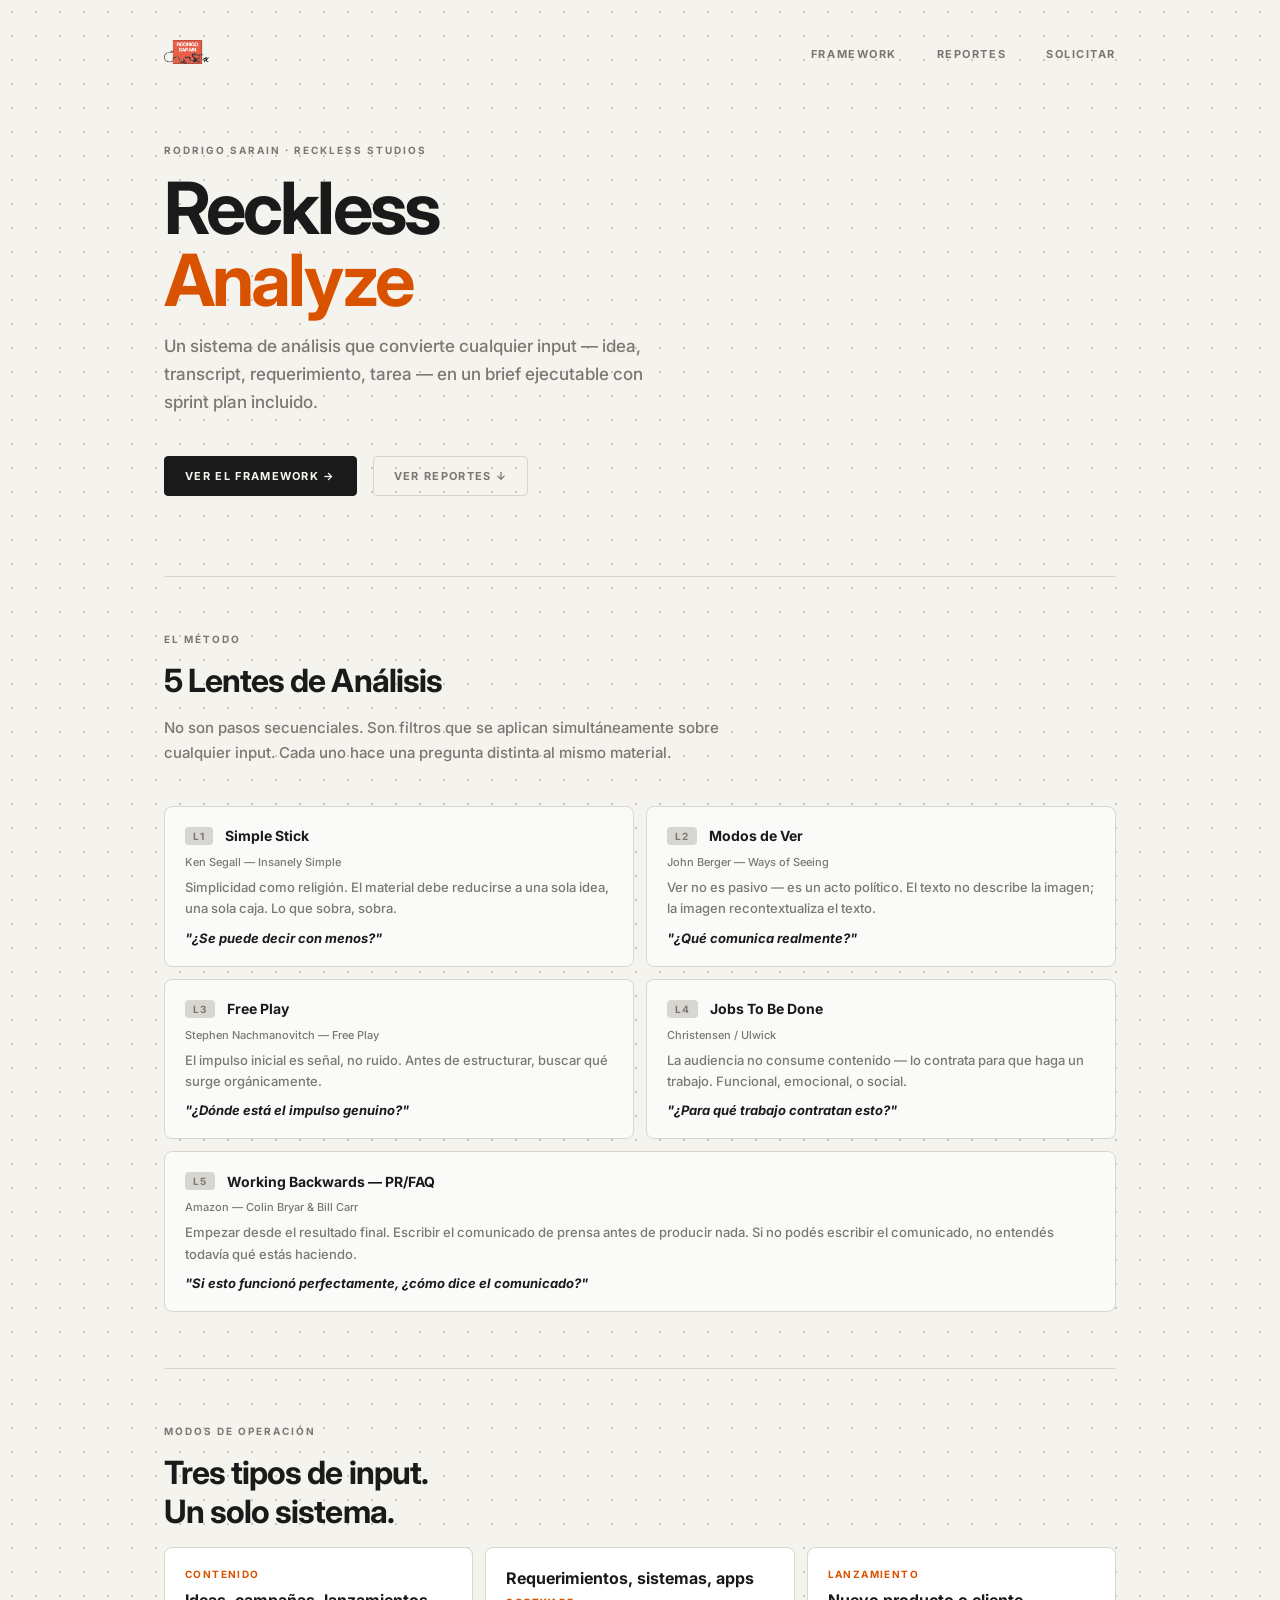
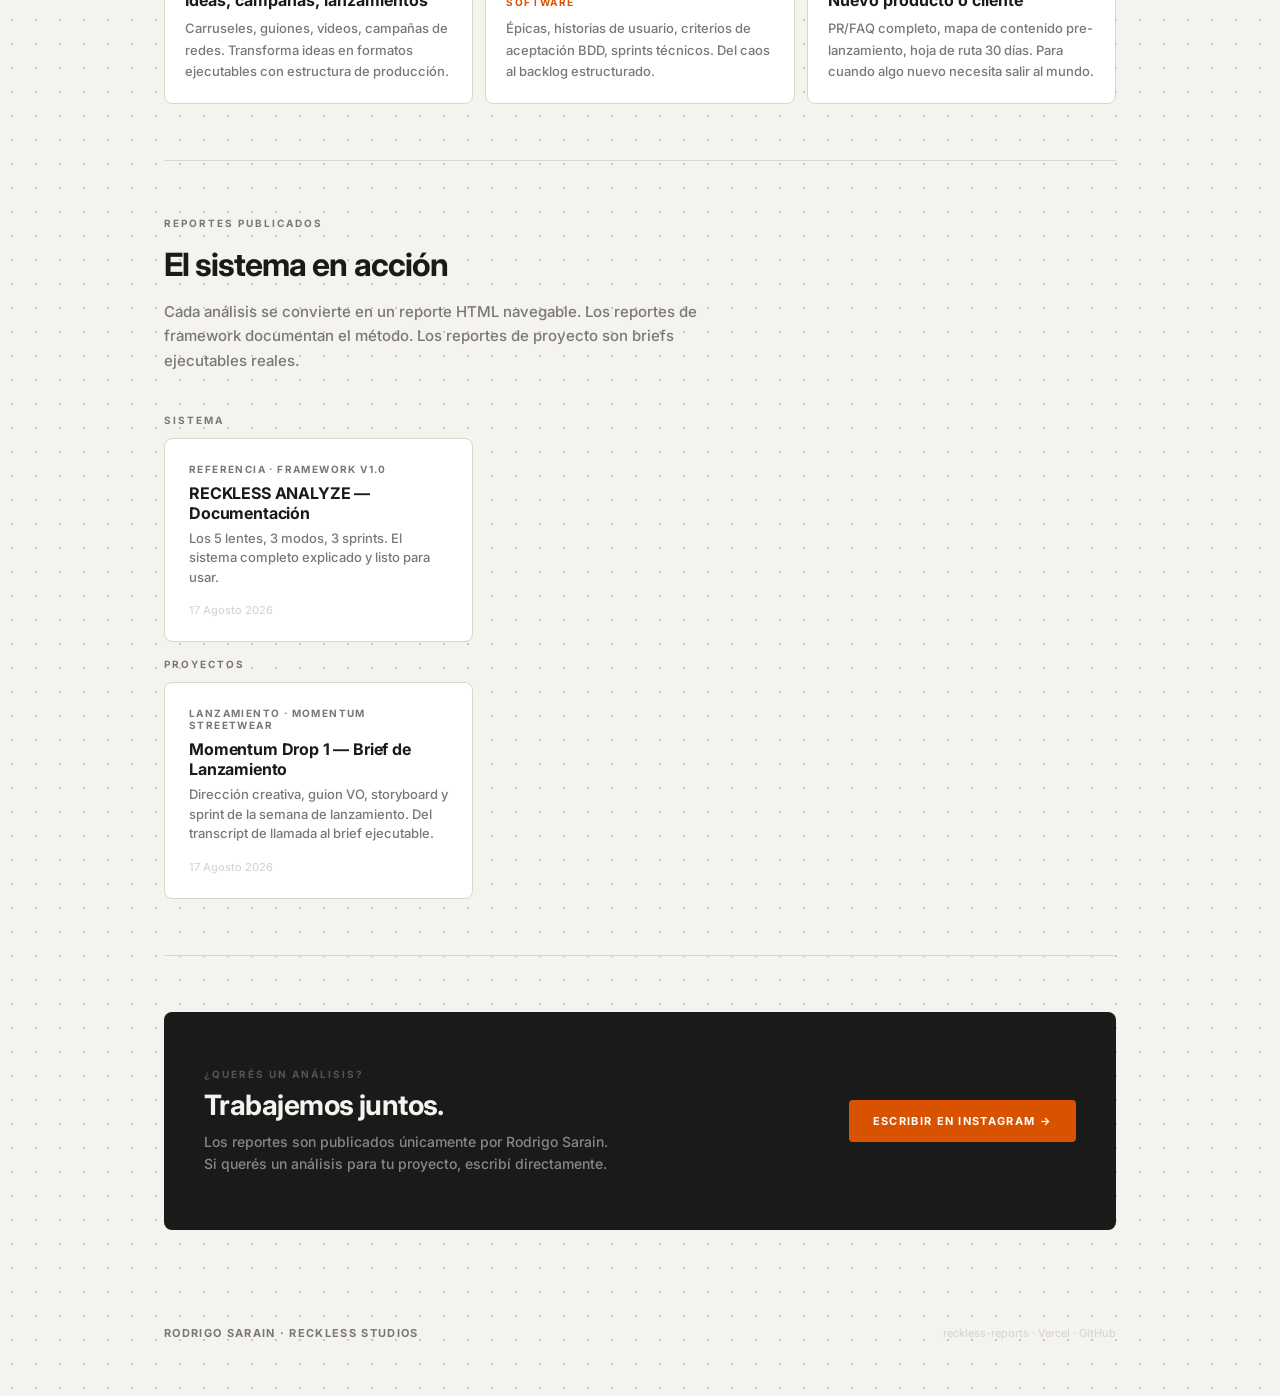
<file: index.html>
<!DOCTYPE html>
<html lang="es">
<head>
  <meta charset="UTF-8">
  <meta name="viewport" content="width=device-width, initial-scale=1.0">
  <meta name="description" content="RECKLESS ANALYZE — Sistema de análisis que convierte cualquier input en un brief ejecutable. Por Rodrigo Sarain · Reckless Studios.">
  <title>Reckless Reports — Rodrigo Sarain</title>
  <link rel="icon" type="image/png" href="./assets/logo.png">
  <link rel="preconnect" href="https://fonts.googleapis.com">
  <link rel="preconnect" href="https://fonts.gstatic.com" crossorigin>
  <link href="https://fonts.googleapis.com/css2?family=Inter:wght@400;500;600;700&display=swap" rel="stylesheet">
  <link rel="stylesheet" href="./assets/style.css">
</head>
<body>

<div class="page-wrap">

  <!-- Nav -->
  <nav class="site-nav">
    <img class="nav-logo" src="./assets/logo.png" alt="Reckless Studios">
    <ul class="nav-links">
      <li><a href="#framework">Framework</a></li>
      <li><a href="#reportes">Reportes</a></li>
      <li><a href="#request">Solicitar</a></li>
    </ul>
  </nav>

  <!-- Hero -->
  <section class="hero">
    <div class="hero-eyebrow">Rodrigo Sarain · Reckless Studios</div>
    <h1 class="hero-title">Reckless<br><span class="signal">Analyze</span></h1>
    <p class="hero-sub">Un sistema de análisis que convierte cualquier input — idea, transcript, requerimiento, tarea — en un brief ejecutable con sprint plan incluido.</p>
    <div class="hero-ctas">
      <a href="/reports/analyze-framework" class="btn btn-primary">Ver el framework →</a>
      <a href="#reportes" class="btn btn-secondary">Ver reportes ↓</a>
    </div>
  </section>

  <!-- Cómo funciona — 5 lentes -->
  <section class="landing-section" id="framework">
    <div class="section-eyebrow">El método</div>
    <h2 class="section-title">5 Lentes de Análisis</h2>
    <p class="section-sub">No son pasos secuenciales. Son filtros que se aplican simultáneamente sobre cualquier input. Cada uno hace una pregunta distinta al mismo material.</p>

    <div class="lenses-grid">
      <div class="lens-card">
        <div class="lens-top">
          <div class="lens-num">L1</div>
          <div class="lens-name">Simple Stick</div>
        </div>
        <div class="lens-source">Ken Segall — Insanely Simple</div>
        <div class="lens-body">Simplicidad como religión. El material debe reducirse a una sola idea, una sola caja. Lo que sobra, sobra.</div>
        <div class="lens-question">"¿Se puede decir con menos?"</div>
      </div>

      <div class="lens-card">
        <div class="lens-top">
          <div class="lens-num">L2</div>
          <div class="lens-name">Modos de Ver</div>
        </div>
        <div class="lens-source">John Berger — Ways of Seeing</div>
        <div class="lens-body">Ver no es pasivo — es un acto político. El texto no describe la imagen; la imagen recontextualiza el texto.</div>
        <div class="lens-question">"¿Qué comunica realmente?"</div>
      </div>

      <div class="lens-card">
        <div class="lens-top">
          <div class="lens-num">L3</div>
          <div class="lens-name">Free Play</div>
        </div>
        <div class="lens-source">Stephen Nachmanovitch — Free Play</div>
        <div class="lens-body">El impulso inicial es señal, no ruido. Antes de estructurar, buscar qué surge orgánicamente.</div>
        <div class="lens-question">"¿Dónde está el impulso genuino?"</div>
      </div>

      <div class="lens-card">
        <div class="lens-top">
          <div class="lens-num">L4</div>
          <div class="lens-name">Jobs To Be Done</div>
        </div>
        <div class="lens-source">Christensen / Ulwick</div>
        <div class="lens-body">La audiencia no consume contenido — lo contrata para que haga un trabajo. Funcional, emocional, o social.</div>
        <div class="lens-question">"¿Para qué trabajo contratan esto?"</div>
      </div>

      <div class="lens-card" style="grid-column: 1 / -1;">
        <div class="lens-top">
          <div class="lens-num">L5</div>
          <div class="lens-name">Working Backwards — PR/FAQ</div>
        </div>
        <div class="lens-source">Amazon — Colin Bryar &amp; Bill Carr</div>
        <div class="lens-body">Empezar desde el resultado final. Escribir el comunicado de prensa antes de producir nada. Si no podés escribir el comunicado, no entendés todavía qué estás haciendo.</div>
        <div class="lens-question">"Si esto funcionó perfectamente, ¿cómo dice el comunicado?"</div>
      </div>
    </div>
  </section>

  <!-- 3 Modos -->
  <section class="landing-section">
    <div class="section-eyebrow">Modos de operación</div>
    <h2 class="section-title">Tres tipos de input.<br>Un solo sistema.</h2>

    <div class="modes-grid">
      <div class="mode-card">
        <div class="mode-tag">Contenido</div>
        <div class="mode-title">Ideas, campañas, lanzamientos</div>
        <div class="mode-body">Carruseles, guiones, videos, campañas de redes. Transforma ideas en formatos ejecutables con estructura de producción.</div>
      </div>
      <div class="mode-card">
        <div class="mode-title">Requerimientos, sistemas, apps</div>
        <div class="mode-tag">Software</div>
        <div class="mode-body">Épicas, historias de usuario, criterios de aceptación BDD, sprints técnicos. Del caos al backlog estructurado.</div>
      </div>
      <div class="mode-card">
        <div class="mode-tag">Lanzamiento</div>
        <div class="mode-title">Nuevo producto o cliente</div>
        <div class="mode-body">PR/FAQ completo, mapa de contenido pre-lanzamiento, hoja de ruta 30 días. Para cuando algo nuevo necesita salir al mundo.</div>
      </div>
    </div>
  </section>

  <!-- Reportes -->
  <section class="landing-section" id="reportes">
    <div class="section-eyebrow">Reportes publicados</div>
    <h2 class="section-title">El sistema en acción</h2>
    <p class="section-sub">Cada análisis se convierte en un reporte HTML navegable. Los reportes de framework documentan el método. Los reportes de proyecto son briefs ejecutables reales.</p>

    <div style="margin-bottom: 16px;">
      <div class="section-eyebrow" style="margin-bottom: 12px;">Sistema</div>
      <div class="reports-index-grid">
        <a class="report-card" href="/reports/analyze-framework">
          <div class="rc-mode">Referencia · Framework v1.0</div>
          <div class="rc-title">RECKLESS ANALYZE — Documentación</div>
          <div class="rc-sub">Los 5 lentes, 3 modos, 3 sprints. El sistema completo explicado y listo para usar.</div>
          <div class="rc-date">17 Agosto 2026</div>
        </a>
      </div>
    </div>

    <div>
      <div class="section-eyebrow" style="margin-bottom: 12px;">Proyectos</div>
      <div class="reports-index-grid">
        <a class="report-card" href="/reports/momentum-drop1-launch">
          <div class="rc-mode">Lanzamiento · Momentum Streetwear</div>
          <div class="rc-title">Momentum Drop 1 — Brief de Lanzamiento</div>
          <div class="rc-sub">Dirección creativa, guion VO, storyboard y sprint de la semana de lanzamiento. Del transcript de llamada al brief ejecutable.</div>
          <div class="rc-date">17 Agosto 2026</div>
        </a>
      </div>
    </div>
  </section>

  <!-- Protección + Request -->
  <section class="landing-section" id="request">
    <div class="cta-box">
      <div class="cta-left">
        <div class="cta-label">¿Querés un análisis?</div>
        <div class="cta-title">Trabajemos juntos.</div>
        <div class="cta-sub">Los reportes son publicados únicamente por Rodrigo Sarain.<br>Si querés un análisis para tu proyecto, escribí directamente.</div>
      </div>
      <a class="btn-cta" href="https://instagram.com/rodrigosarain" target="_blank" rel="noopener">Escribir en Instagram →</a>
    </div>
  </section>

  <!-- Footer -->
  <footer class="site-footer">
    <div class="footer-brand">Rodrigo Sarain · Reckless Studios</div>
    <div class="footer-note">reckless-reports · Vercel · GitHub</div>
  </footer>

</div><!-- /page-wrap -->

</body>
</html>
</file>
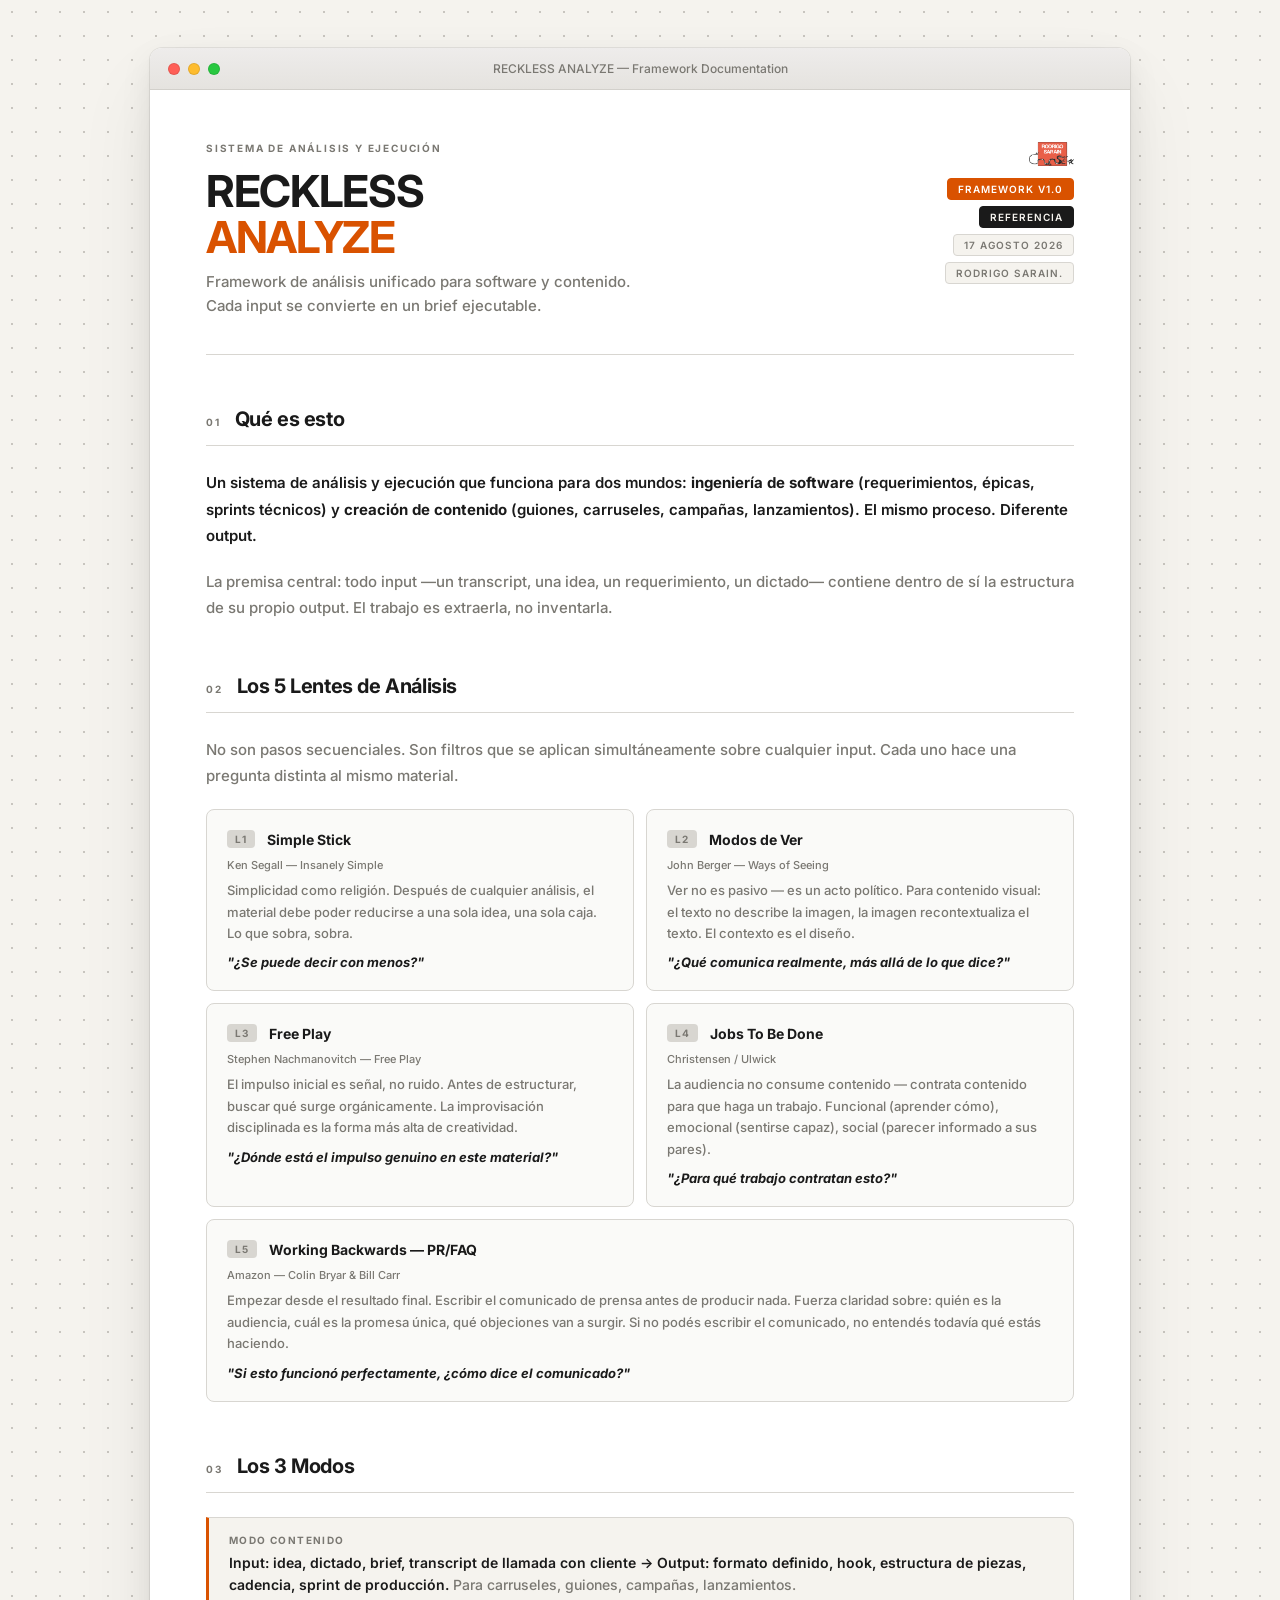
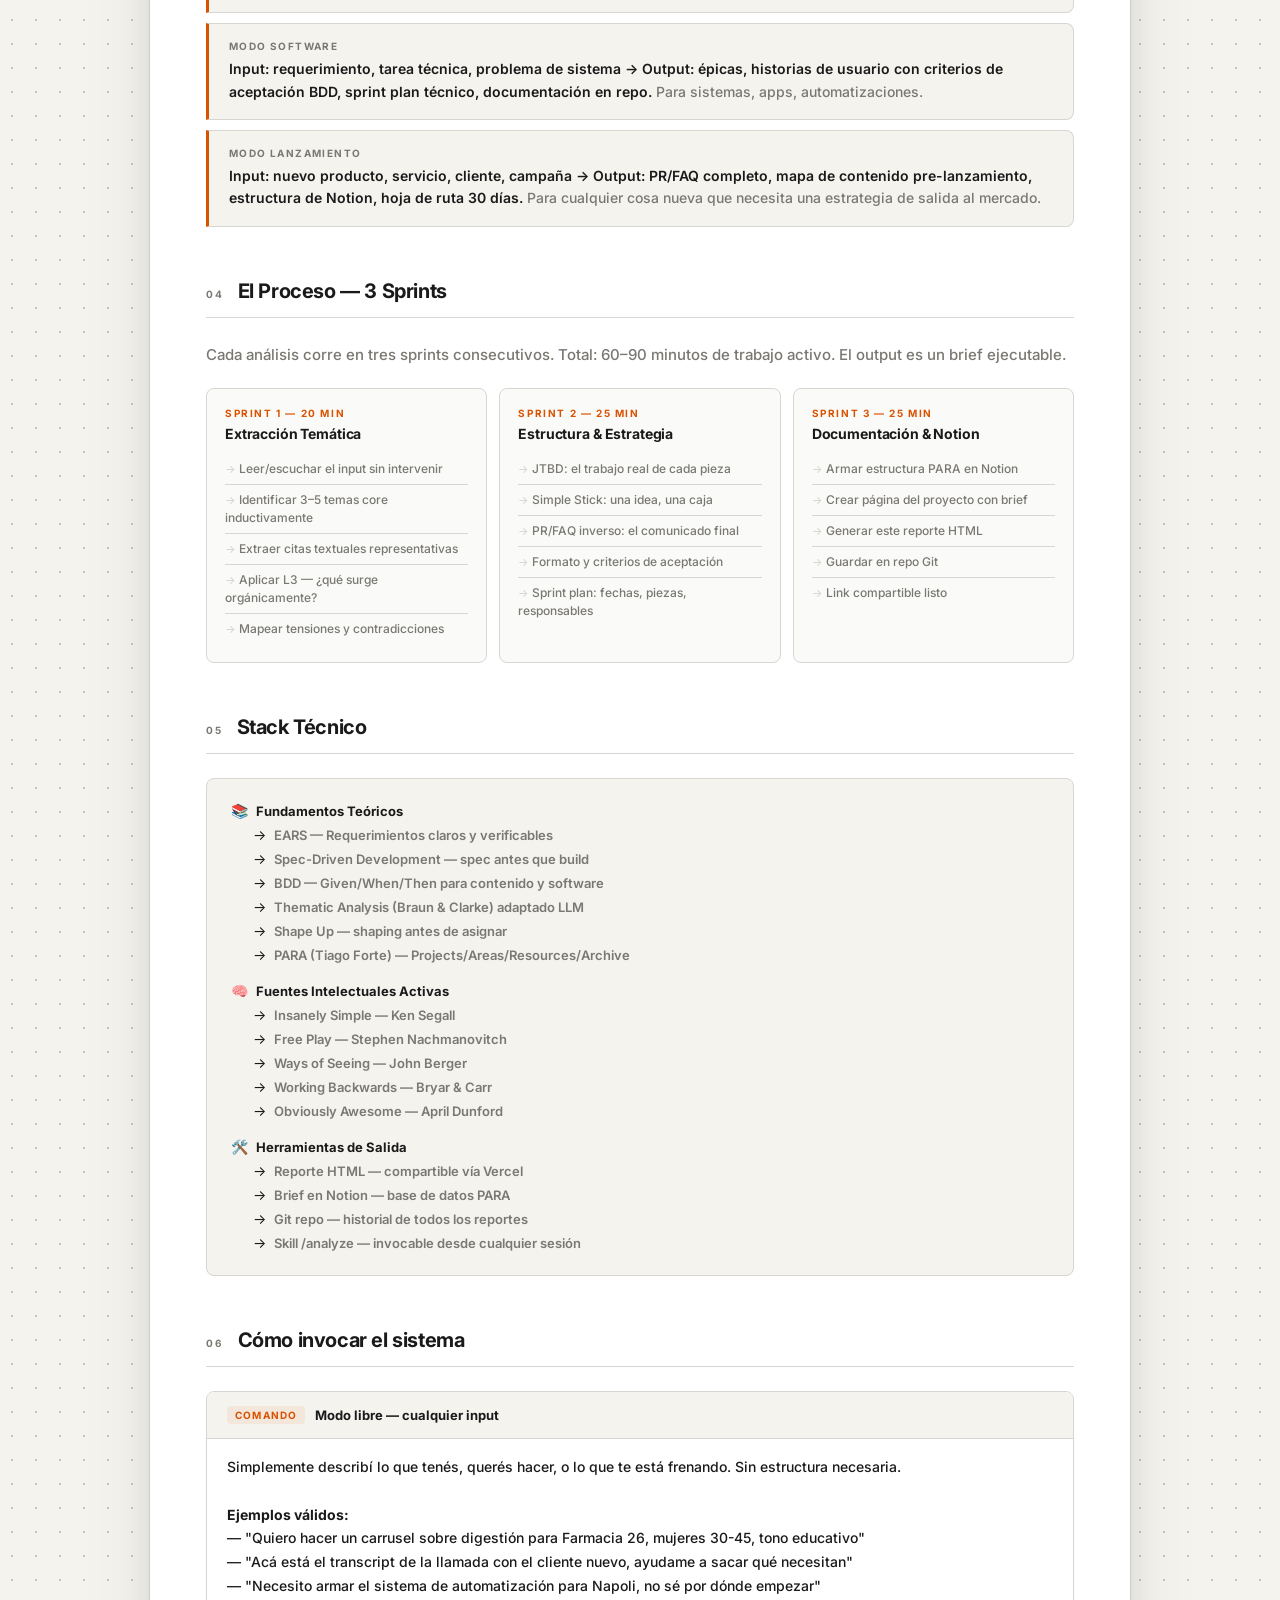
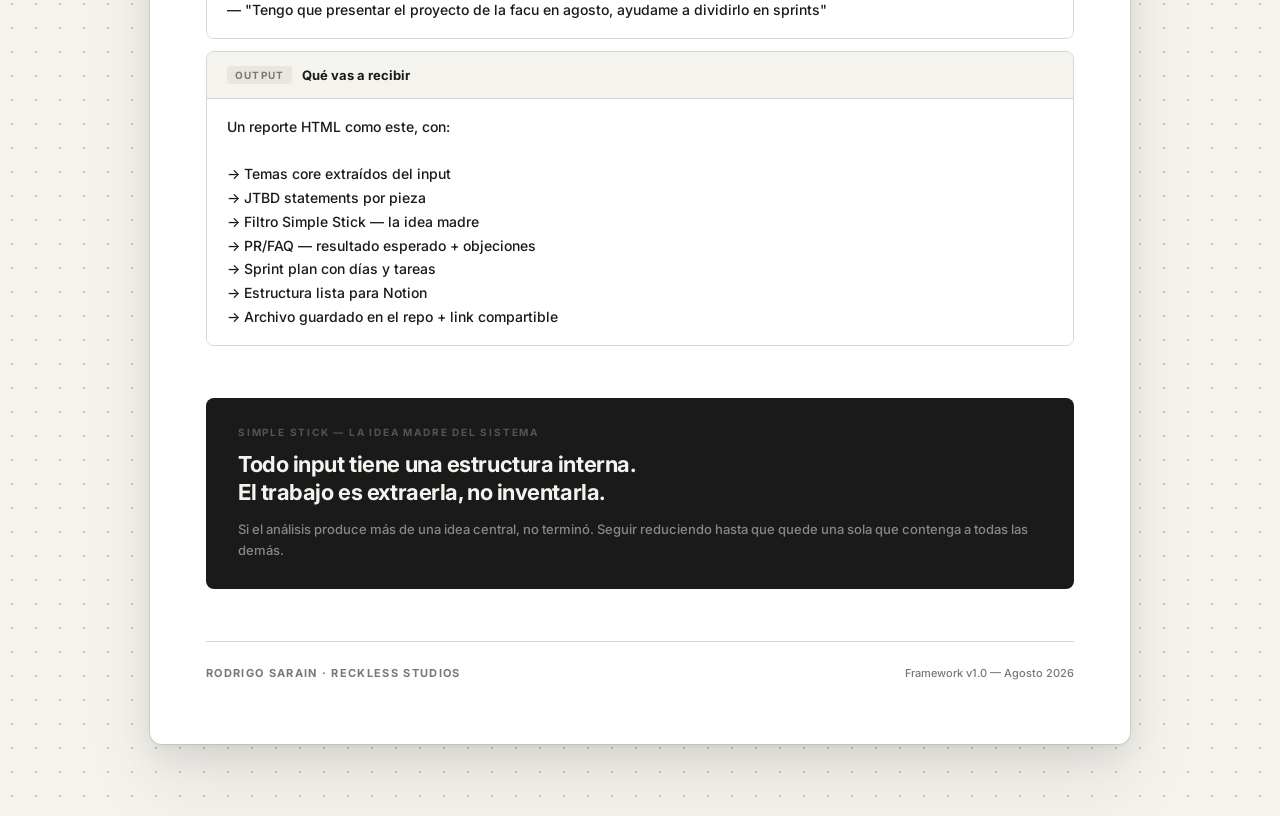
<file: reports/analyze-framework/index.html>
<!DOCTYPE html>
<html lang="es">
<head>
  <meta charset="UTF-8">
  <meta name="viewport" content="width=device-width, initial-scale=1.0">
  <meta name="description" content="RECKLESS ANALYZE — Framework de análisis y ejecución. Los 5 lentes, 3 modos, 3 sprints. Por Rodrigo Sarain · Reckless Studios.">
  <title>RECKLESS ANALYZE — Framework Documentation</title>
  <link rel="icon" type="image/png" href="../../assets/logo.png">
  <link rel="preconnect" href="https://fonts.googleapis.com">
  <link rel="preconnect" href="https://fonts.gstatic.com" crossorigin>
  <link href="https://fonts.googleapis.com/css2?family=Inter:wght@400;500;600;700&display=swap" rel="stylesheet">
  <link rel="stylesheet" href="../../assets/style.css">
</head>
<body>

<div class="window-page-wrap">
<div class="window window-page">

  <!-- Window Chrome -->
  <div class="window-chrome">
    <div class="traffic-lights">
      <div class="tl tl-red"></div>
      <div class="tl tl-yellow"></div>
      <div class="tl tl-green"></div>
    </div>
    <div class="chrome-title">RECKLESS ANALYZE — Framework Documentation</div>
    <div class="chrome-spacer"></div>
  </div>

  <!-- Report Body -->
  <div class="report-body">

    <!-- Header -->
    <div class="report-header">
      <div class="header-left">
        <div class="report-eyebrow">Sistema de Análisis y Ejecución</div>
        <div class="report-title">RECKLESS<br><span class="signal">ANALYZE</span></div>
        <div class="report-subtitle">Framework de análisis unificado para software y contenido.<br>Cada input se convierte en un brief ejecutable.</div>
      </div>
      <div class="header-right">
        <img class="header-logo" src="../../assets/logo.png" alt="Reckless Studios">
        <div class="meta-badges">
          <div class="badge signal-badge">Framework v1.0</div>
          <div class="badge mode-badge">REFERENCIA</div>
          <div class="badge">17 Agosto 2026</div>
          <div class="badge">Rodrigo Sarain.</div>
        </div>
      </div>
    </div>

    <!-- 01 — QUÉ ES -->
    <div class="section">
      <div class="section-header">
        <span class="sec-num">01</span>
        <span class="sec-title">Qué es esto</span>
      </div>
      <p>Un sistema de análisis y ejecución que funciona para dos mundos: <strong>ingeniería de software</strong> (requerimientos, épicas, sprints técnicos) y <strong>creación de contenido</strong> (guiones, carruseles, campañas, lanzamientos). El mismo proceso. Diferente output.</p>
      <br>
      <p class="text-medium">La premisa central: todo input —un transcript, una idea, un requerimiento, un dictado— contiene dentro de sí la estructura de su propio output. El trabajo es extraerla, no inventarla.</p>
    </div>

    <!-- 02 — LOS 5 LENTES -->
    <div class="section">
      <div class="section-header">
        <span class="sec-num">02</span>
        <span class="sec-title">Los 5 Lentes de Análisis</span>
      </div>
      <p class="text-medium" style="margin-bottom: 20px;">No son pasos secuenciales. Son filtros que se aplican simultáneamente sobre cualquier input. Cada uno hace una pregunta distinta al mismo material.</p>

      <div class="lenses-grid">

        <div class="lens-card">
          <div class="lens-top">
            <div class="lens-num">L1</div>
            <div class="lens-name">Simple Stick</div>
          </div>
          <div class="lens-source">Ken Segall — Insanely Simple</div>
          <div class="lens-body">Simplicidad como religión. Después de cualquier análisis, el material debe poder reducirse a una sola idea, una sola caja. Lo que sobra, sobra.</div>
          <div class="lens-question">"¿Se puede decir con menos?"</div>
        </div>

        <div class="lens-card">
          <div class="lens-top">
            <div class="lens-num">L2</div>
            <div class="lens-name">Modos de Ver</div>
          </div>
          <div class="lens-source">John Berger — Ways of Seeing</div>
          <div class="lens-body">Ver no es pasivo — es un acto político. Para contenido visual: el texto no describe la imagen, la imagen recontextualiza el texto. El contexto es el diseño.</div>
          <div class="lens-question">"¿Qué comunica realmente, más allá de lo que dice?"</div>
        </div>

        <div class="lens-card">
          <div class="lens-top">
            <div class="lens-num">L3</div>
            <div class="lens-name">Free Play</div>
          </div>
          <div class="lens-source">Stephen Nachmanovitch — Free Play</div>
          <div class="lens-body">El impulso inicial es señal, no ruido. Antes de estructurar, buscar qué surge orgánicamente. La improvisación disciplinada es la forma más alta de creatividad.</div>
          <div class="lens-question">"¿Dónde está el impulso genuino en este material?"</div>
        </div>

        <div class="lens-card">
          <div class="lens-top">
            <div class="lens-num">L4</div>
            <div class="lens-name">Jobs To Be Done</div>
          </div>
          <div class="lens-source">Christensen / Ulwick</div>
          <div class="lens-body">La audiencia no consume contenido — contrata contenido para que haga un trabajo. Funcional (aprender cómo), emocional (sentirse capaz), social (parecer informado a sus pares).</div>
          <div class="lens-question">"¿Para qué trabajo contratan esto?"</div>
        </div>

        <div class="lens-card" style="grid-column: 1 / -1;">
          <div class="lens-top">
            <div class="lens-num">L5</div>
            <div class="lens-name">Working Backwards — PR/FAQ</div>
          </div>
          <div class="lens-source">Amazon — Colin Bryar &amp; Bill Carr</div>
          <div class="lens-body">Empezar desde el resultado final. Escribir el comunicado de prensa antes de producir nada. Fuerza claridad sobre: quién es la audiencia, cuál es la promesa única, qué objeciones van a surgir. Si no podés escribir el comunicado, no entendés todavía qué estás haciendo.</div>
          <div class="lens-question">"Si esto funcionó perfectamente, ¿cómo dice el comunicado?"</div>
        </div>

      </div>
    </div>

    <!-- 03 — MODOS DE OPERACIÓN -->
    <div class="section">
      <div class="section-header">
        <span class="sec-num">03</span>
        <span class="sec-title">Los 3 Modos</span>
      </div>

      <div class="jtbd-item">
        <div class="jtbd-label">Modo Contenido</div>
        <div class="jtbd-text">Input: idea, dictado, brief, transcript de llamada con cliente → Output: formato definido, hook, estructura de piezas, cadencia, sprint de producción. <em>Para carruseles, guiones, campañas, lanzamientos.</em></div>
      </div>

      <div class="jtbd-item">
        <div class="jtbd-label">Modo Software</div>
        <div class="jtbd-text">Input: requerimiento, tarea técnica, problema de sistema → Output: épicas, historias de usuario con criterios de aceptación BDD, sprint plan técnico, documentación en repo. <em>Para sistemas, apps, automatizaciones.</em></div>
      </div>

      <div class="jtbd-item">
        <div class="jtbd-label">Modo Lanzamiento</div>
        <div class="jtbd-text">Input: nuevo producto, servicio, cliente, campaña → Output: PR/FAQ completo, mapa de contenido pre-lanzamiento, estructura de Notion, hoja de ruta 30 días. <em>Para cualquier cosa nueva que necesita una estrategia de salida al mercado.</em></div>
      </div>
    </div>

    <!-- 04 — EL PROCESO -->
    <div class="section">
      <div class="section-header">
        <span class="sec-num">04</span>
        <span class="sec-title">El Proceso — 3 Sprints</span>
      </div>
      <p class="text-medium" style="margin-bottom: 20px;">Cada análisis corre en tres sprints consecutivos. Total: 60–90 minutos de trabajo activo. El output es un brief ejecutable.</p>

      <div class="sprint-grid">

        <div class="sprint-block">
          <div class="sprint-day">Sprint 1 — 20 min</div>
          <div class="sprint-title">Extracción Temática</div>
          <ul class="sprint-tasks">
            <li>Leer/escuchar el input sin intervenir</li>
            <li>Identificar 3–5 temas core inductivamente</li>
            <li>Extraer citas textuales representativas</li>
            <li>Aplicar L3 — ¿qué surge orgánicamente?</li>
            <li>Mapear tensiones y contradicciones</li>
          </ul>
        </div>

        <div class="sprint-block">
          <div class="sprint-day">Sprint 2 — 25 min</div>
          <div class="sprint-title">Estructura &amp; Estrategia</div>
          <ul class="sprint-tasks">
            <li>JTBD: el trabajo real de cada pieza</li>
            <li>Simple Stick: una idea, una caja</li>
            <li>PR/FAQ inverso: el comunicado final</li>
            <li>Formato y criterios de aceptación</li>
            <li>Sprint plan: fechas, piezas, responsables</li>
          </ul>
        </div>

        <div class="sprint-block">
          <div class="sprint-day">Sprint 3 — 25 min</div>
          <div class="sprint-title">Documentación &amp; Notion</div>
          <ul class="sprint-tasks">
            <li>Armar estructura PARA en Notion</li>
            <li>Crear página del proyecto con brief</li>
            <li>Generar este reporte HTML</li>
            <li>Guardar en repo Git</li>
            <li>Link compartible listo</li>
          </ul>
        </div>

      </div>
    </div>

    <!-- 05 — STACK TÉCNICO -->
    <div class="section">
      <div class="section-header">
        <span class="sec-num">05</span>
        <span class="sec-title">Stack Técnico</span>
      </div>

      <div class="notion-tree">
        <div class="notion-line l1"><span class="icon">📚</span><span class="label">Fundamentos Teóricos</span></div>
        <div class="notion-line l2"><span class="icon">→</span><span class="label">EARS — Requerimientos claros y verificables</span></div>
        <div class="notion-line l2"><span class="icon">→</span><span class="label">Spec-Driven Development — spec antes que build</span></div>
        <div class="notion-line l2"><span class="icon">→</span><span class="label">BDD — Given/When/Then para contenido y software</span></div>
        <div class="notion-line l2"><span class="icon">→</span><span class="label">Thematic Analysis (Braun &amp; Clarke) adaptado LLM</span></div>
        <div class="notion-line l2"><span class="icon">→</span><span class="label">Shape Up — shaping antes de asignar</span></div>
        <div class="notion-line l2"><span class="icon">→</span><span class="label">PARA (Tiago Forte) — Projects/Areas/Resources/Archive</span></div>

        <div class="notion-line l1" style="margin-top: 12px;"><span class="icon">🧠</span><span class="label">Fuentes Intelectuales Activas</span></div>
        <div class="notion-line l2"><span class="icon">→</span><span class="label">Insanely Simple — Ken Segall</span></div>
        <div class="notion-line l2"><span class="icon">→</span><span class="label">Free Play — Stephen Nachmanovitch</span></div>
        <div class="notion-line l2"><span class="icon">→</span><span class="label">Ways of Seeing — John Berger</span></div>
        <div class="notion-line l2"><span class="icon">→</span><span class="label">Working Backwards — Bryar &amp; Carr</span></div>
        <div class="notion-line l2"><span class="icon">→</span><span class="label">Obviously Awesome — April Dunford</span></div>

        <div class="notion-line l1" style="margin-top: 12px;"><span class="icon">🛠️</span><span class="label">Herramientas de Salida</span></div>
        <div class="notion-line l2"><span class="icon">→</span><span class="label">Reporte HTML — compartible vía Vercel</span></div>
        <div class="notion-line l2"><span class="icon">→</span><span class="label">Brief en Notion — base de datos PARA</span></div>
        <div class="notion-line l2"><span class="icon">→</span><span class="label">Git repo — historial de todos los reportes</span></div>
        <div class="notion-line l2"><span class="icon">→</span><span class="label">Skill /analyze — invocable desde cualquier sesión</span></div>
      </div>
    </div>

    <!-- 06 — CÓMO USAR -->
    <div class="section">
      <div class="section-header">
        <span class="sec-num">06</span>
        <span class="sec-title">Cómo invocar el sistema</span>
      </div>

      <div class="prfaq-block">
        <div class="prfaq-header">
          <div class="prfaq-tag pr">Comando</div>
          <div class="prfaq-label">Modo libre — cualquier input</div>
        </div>
        <div class="prfaq-body">
          Simplemente describí lo que tenés, querés hacer, o lo que te está frenando. Sin estructura necesaria.<br><br>
          <strong>Ejemplos válidos:</strong><br>
          — "Quiero hacer un carrusel sobre digestión para Farmacia 26, mujeres 30-45, tono educativo"<br>
          — "Acá está el transcript de la llamada con el cliente nuevo, ayudame a sacar qué necesitan"<br>
          — "Necesito armar el sistema de automatización para Napoli, no sé por dónde empezar"<br>
          — "Tengo que presentar el proyecto de la facu en agosto, ayudame a dividirlo en sprints"
        </div>
      </div>

      <div class="prfaq-block">
        <div class="prfaq-header">
          <div class="prfaq-tag faq">Output</div>
          <div class="prfaq-label">Qué vas a recibir</div>
        </div>
        <div class="prfaq-body">
          Un reporte HTML como este, con:<br><br>
          → Temas core extraídos del input<br>
          → JTBD statements por pieza<br>
          → Filtro Simple Stick — la idea madre<br>
          → PR/FAQ — resultado esperado + objeciones<br>
          → Sprint plan con días y tareas<br>
          → Estructura lista para Notion<br>
          → Archivo guardado en el repo + link compartible
        </div>
      </div>
    </div>

    <!-- Filter Box — Idea Madre -->
    <div class="filter-box" style="margin-bottom: 52px;">
      <div class="filter-label">Simple Stick — La idea madre del sistema</div>
      <div class="filter-statement">Todo input tiene una estructura interna.<br>El trabajo es extraerla, no inventarla.</div>
      <div class="filter-sub">Si el análisis produce más de una idea central, no terminó. Seguir reduciendo hasta que quede una sola que contenga a todas las demás.</div>
    </div>

    <!-- Footer -->
    <div class="report-footer">
      <div class="footer-brand">Rodrigo Sarain · Reckless Studios</div>
      <div class="footer-meta">Framework v1.0 — Agosto 2026</div>
    </div>

  </div><!-- /report-body -->
</div><!-- /window -->
</div><!-- /window-page-wrap -->

</body>
</html>
</file>
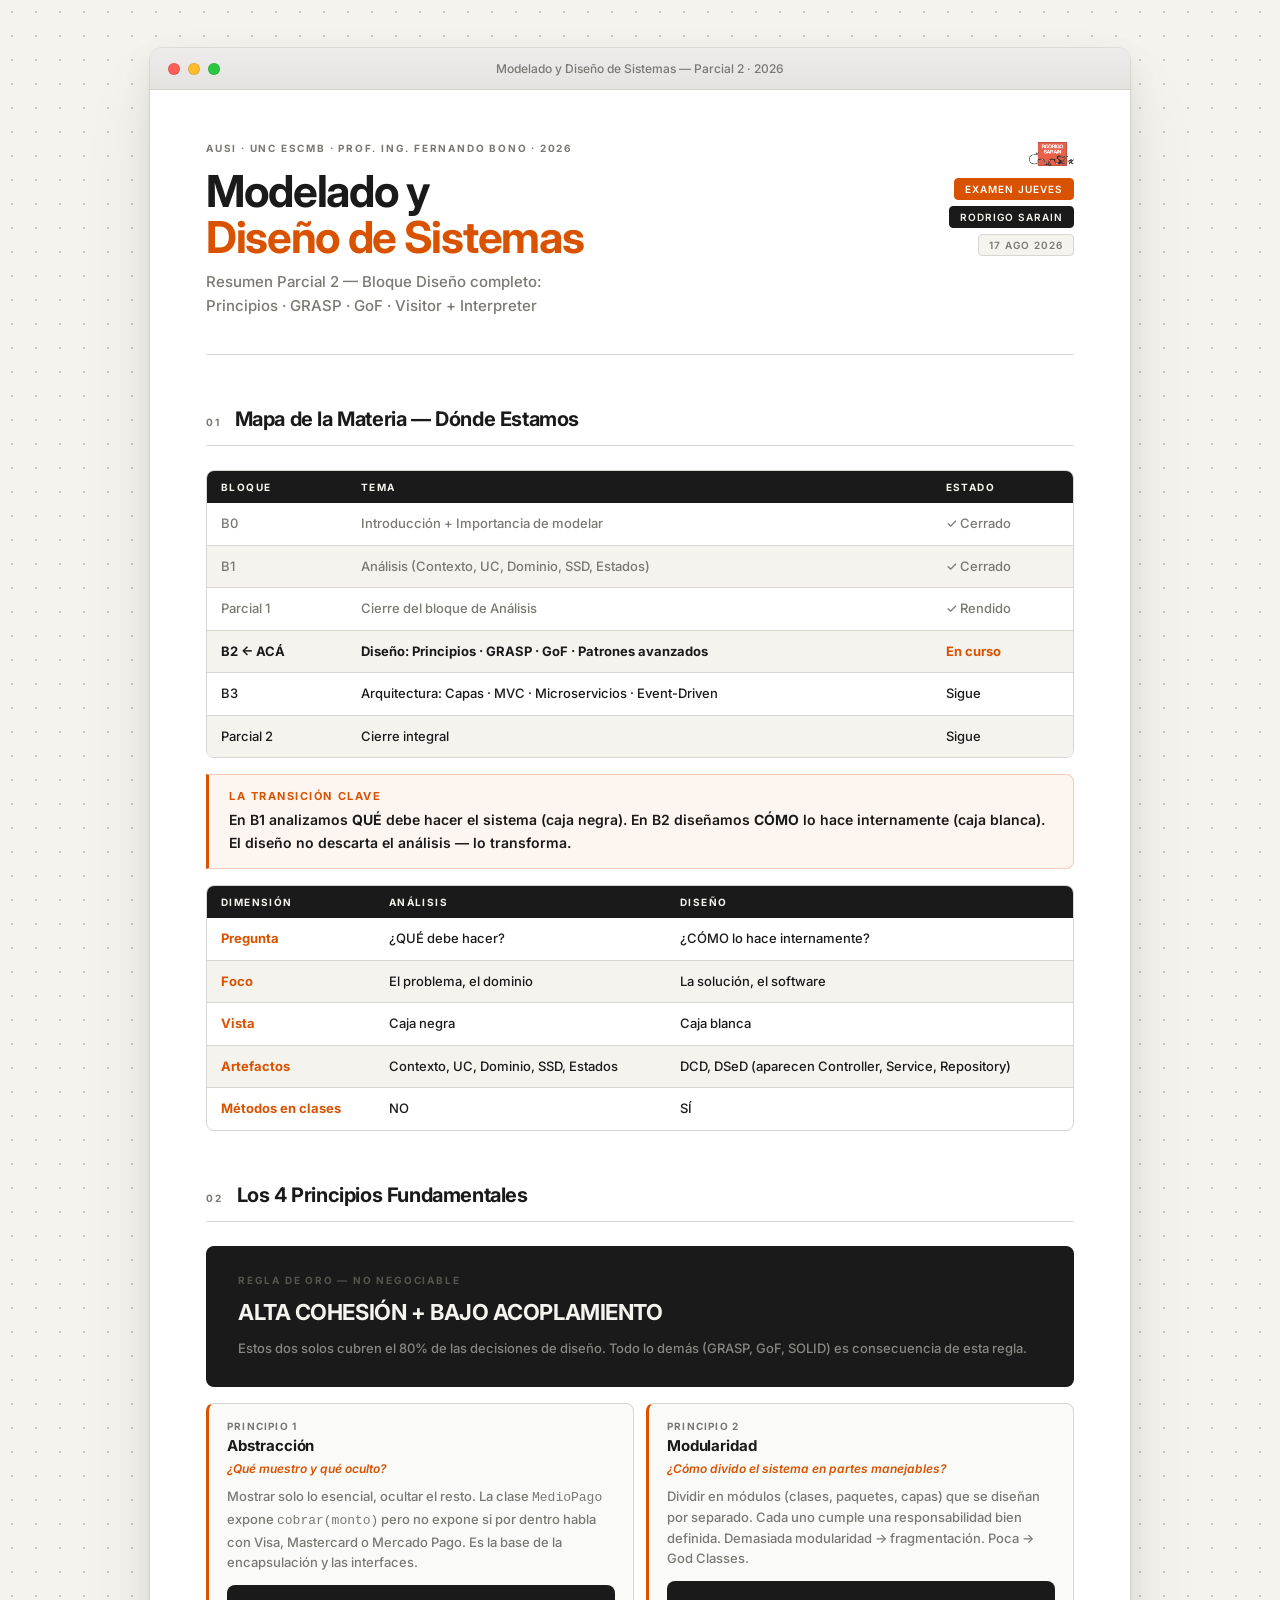
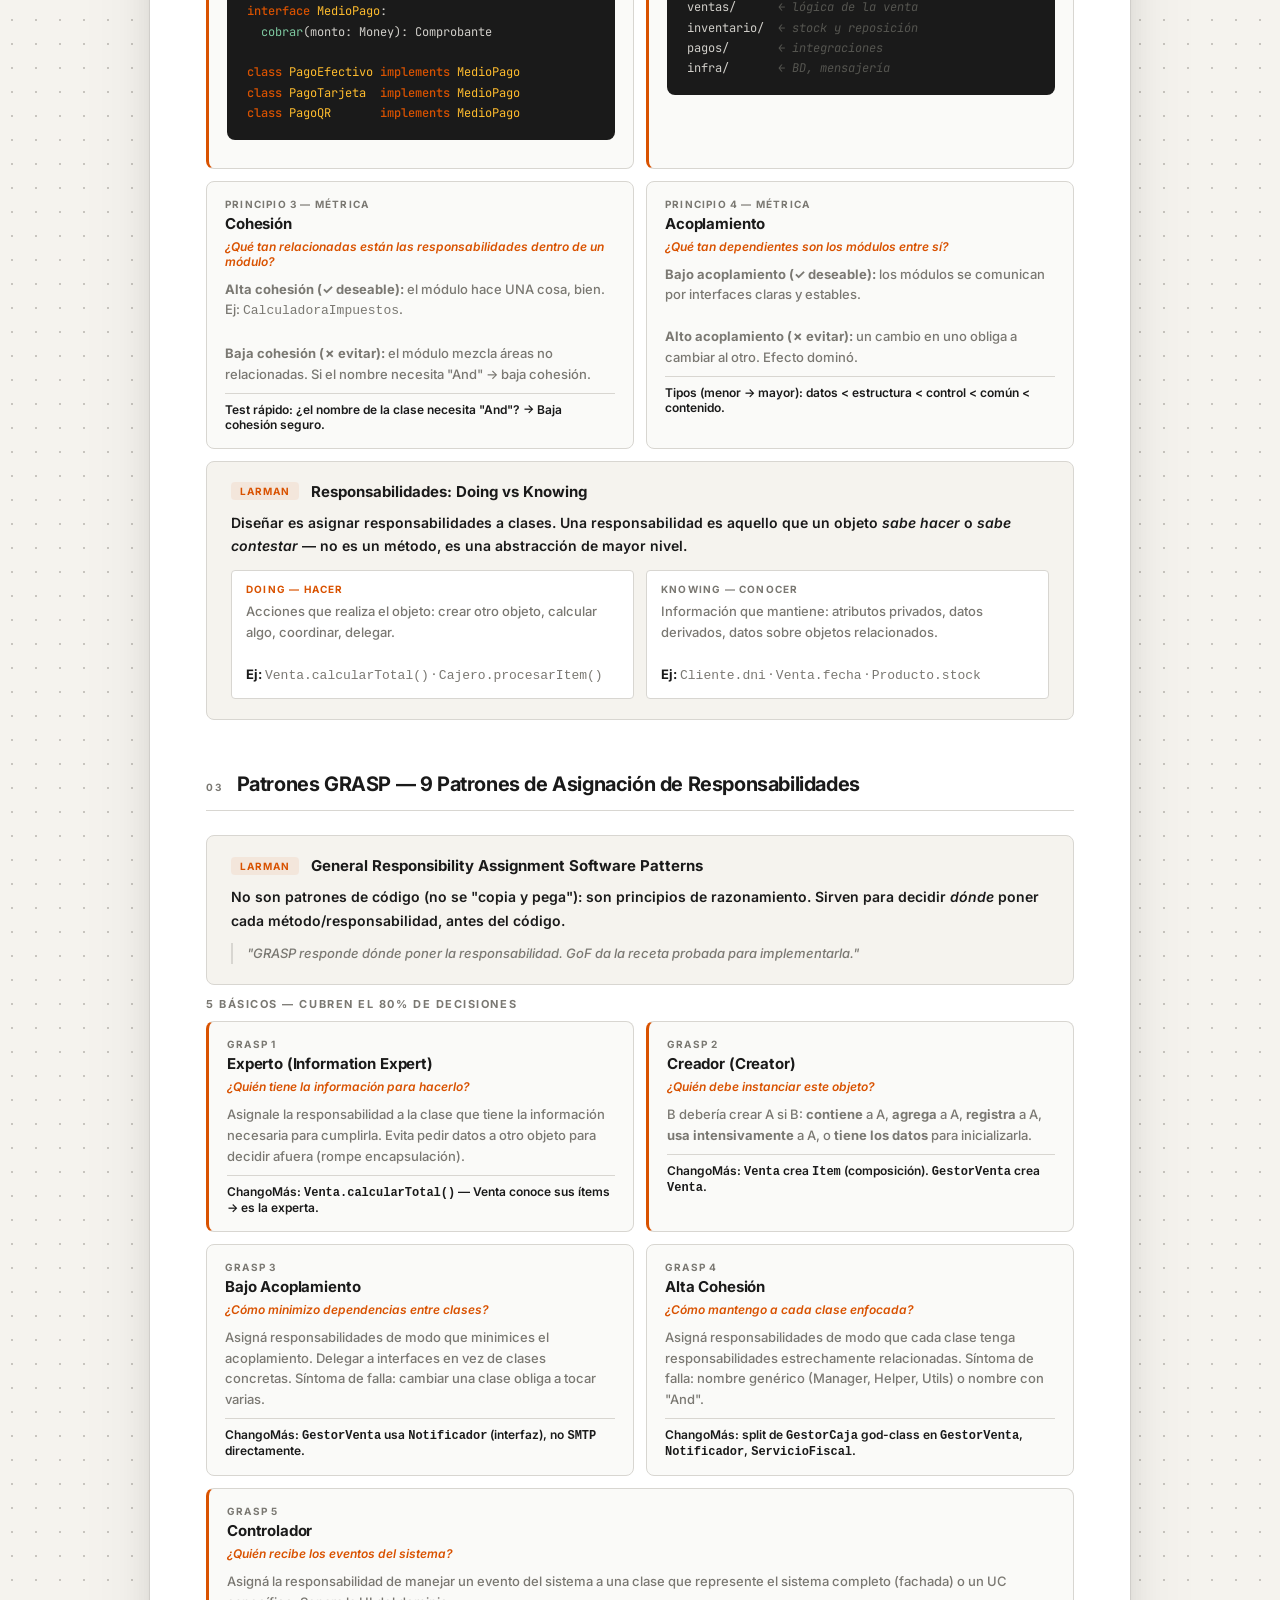
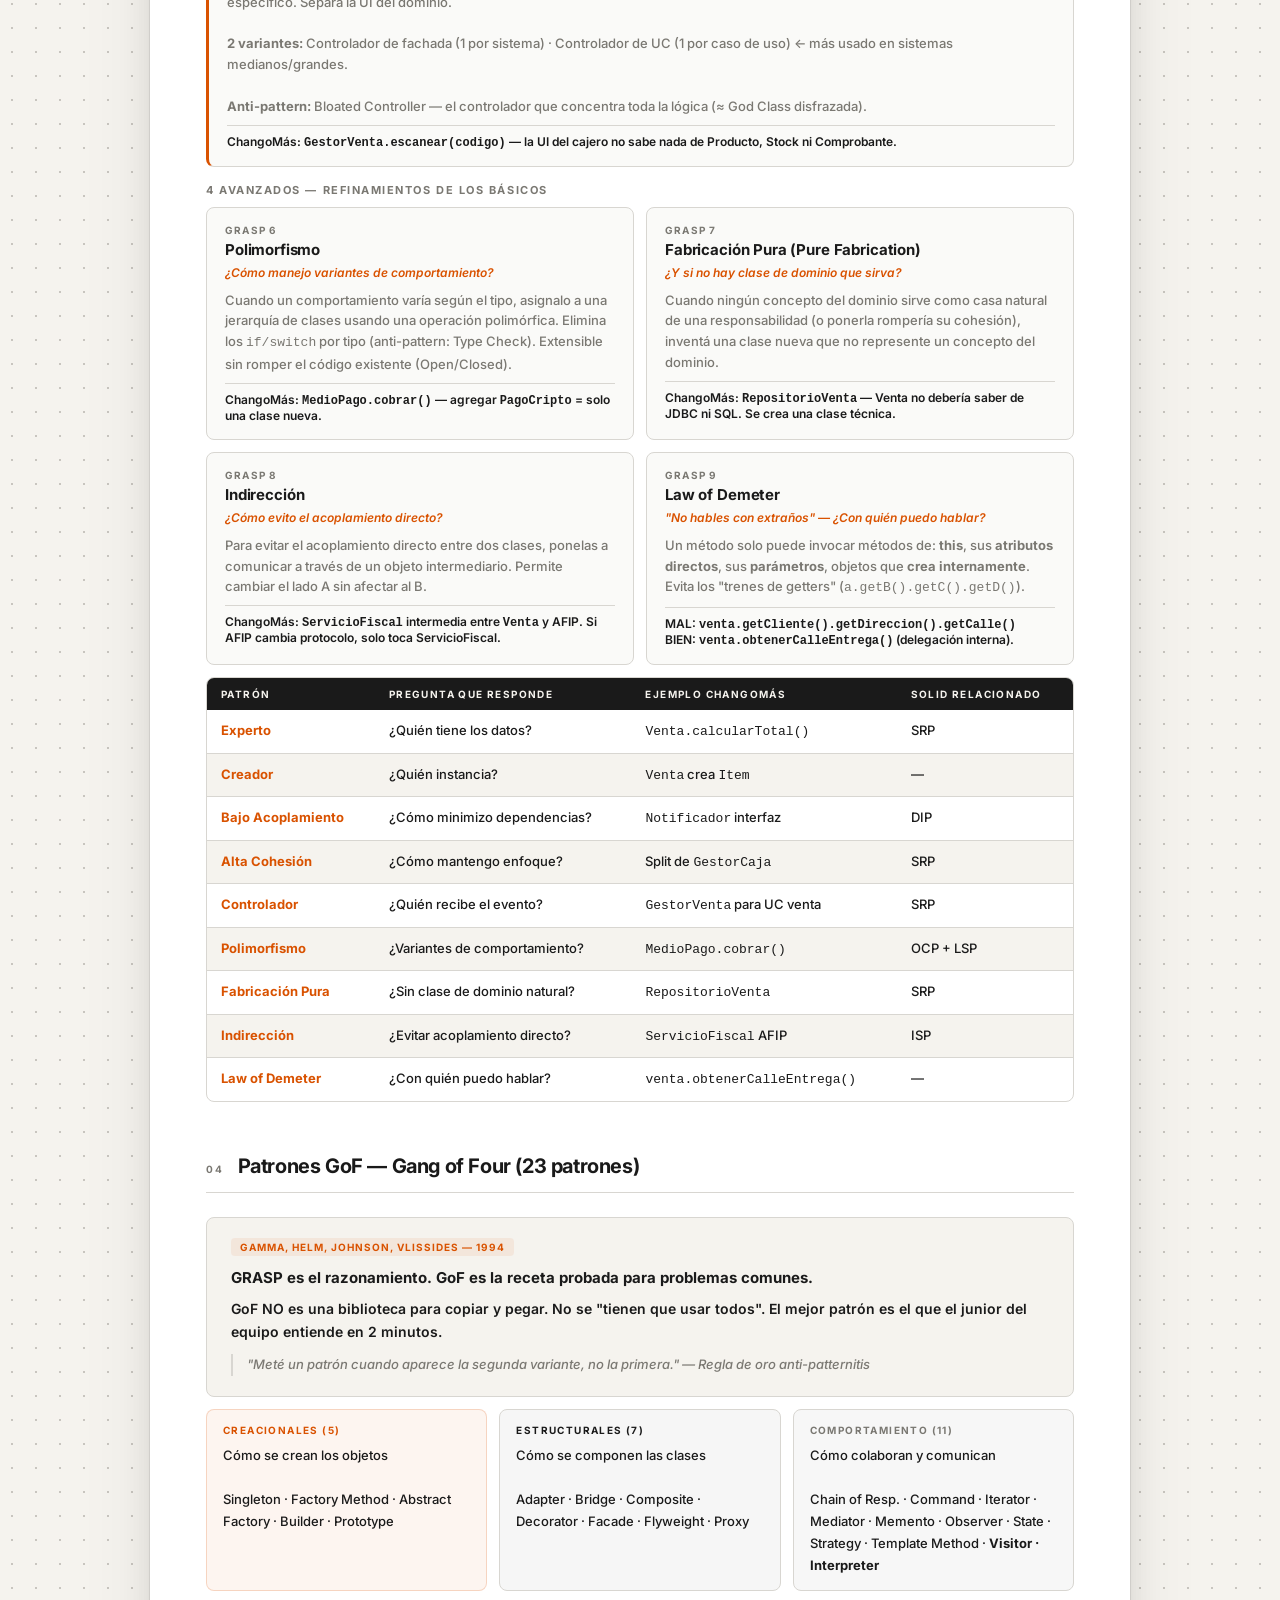
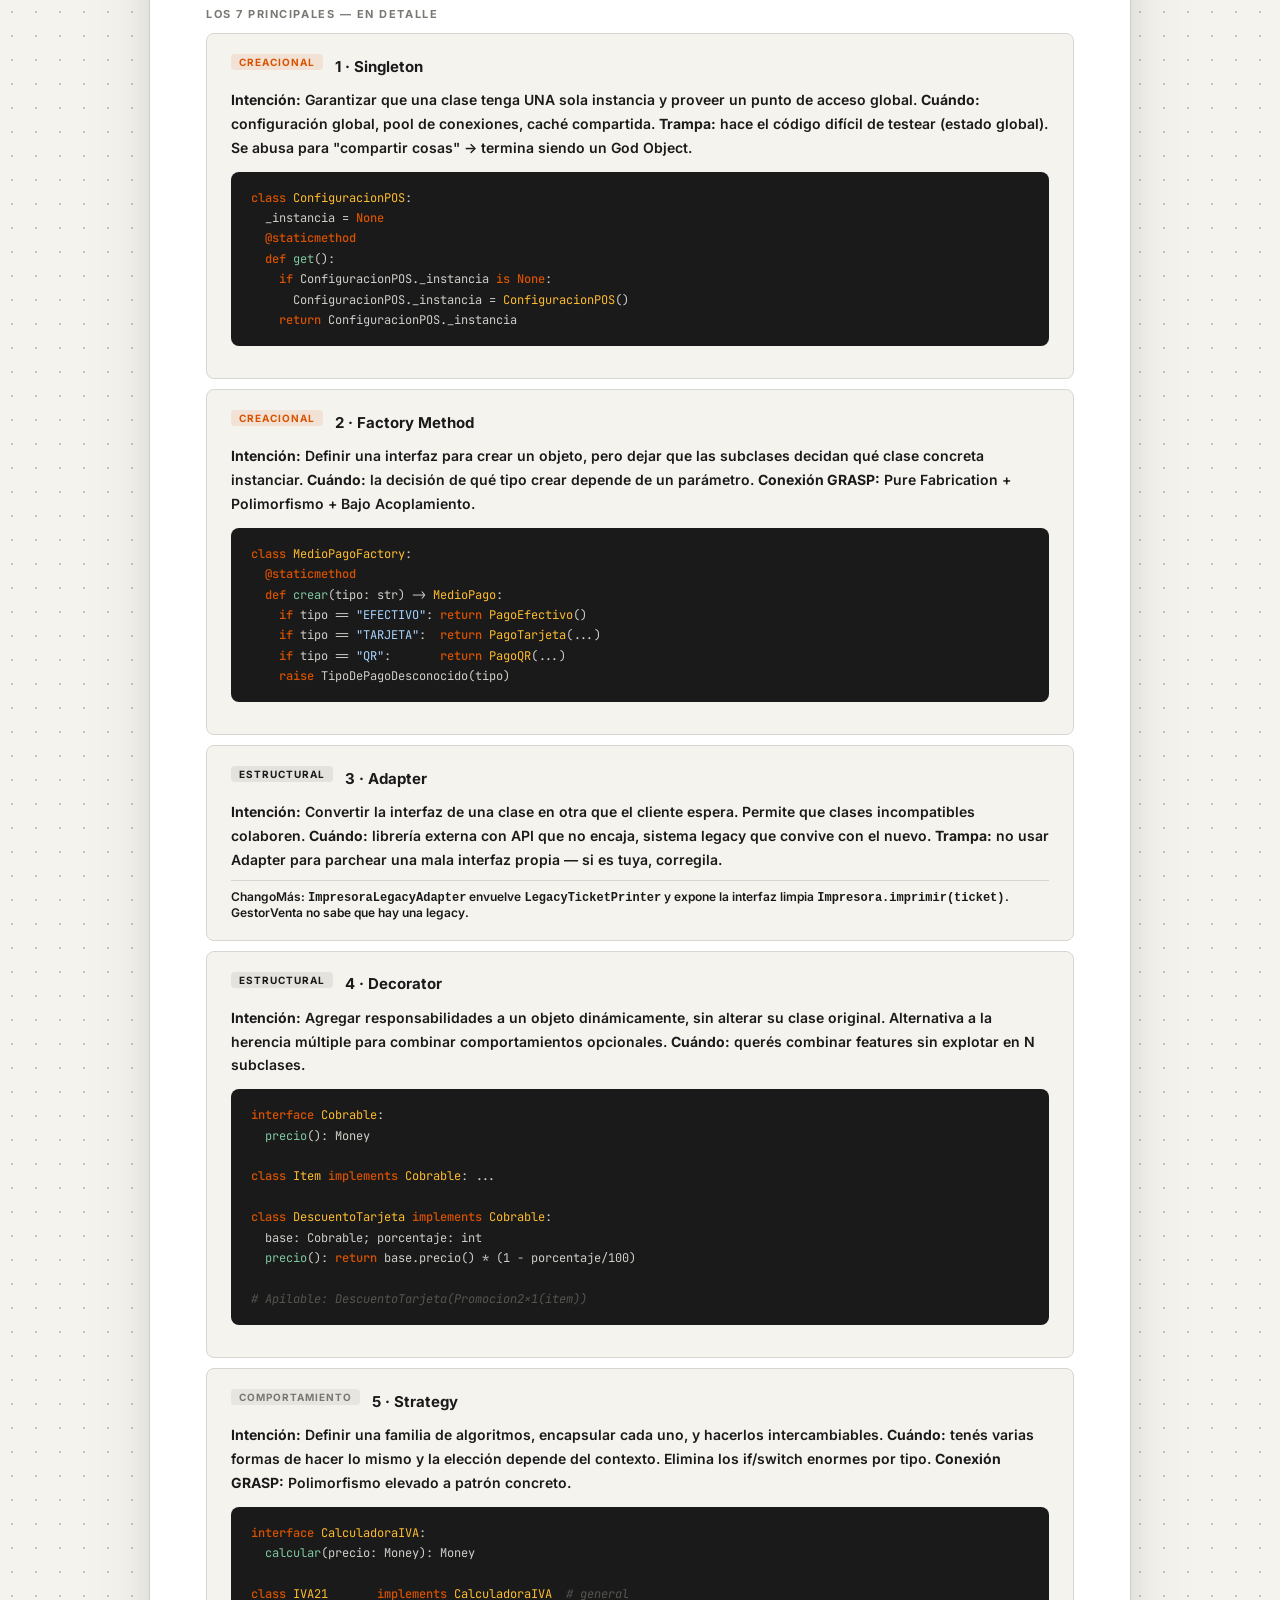
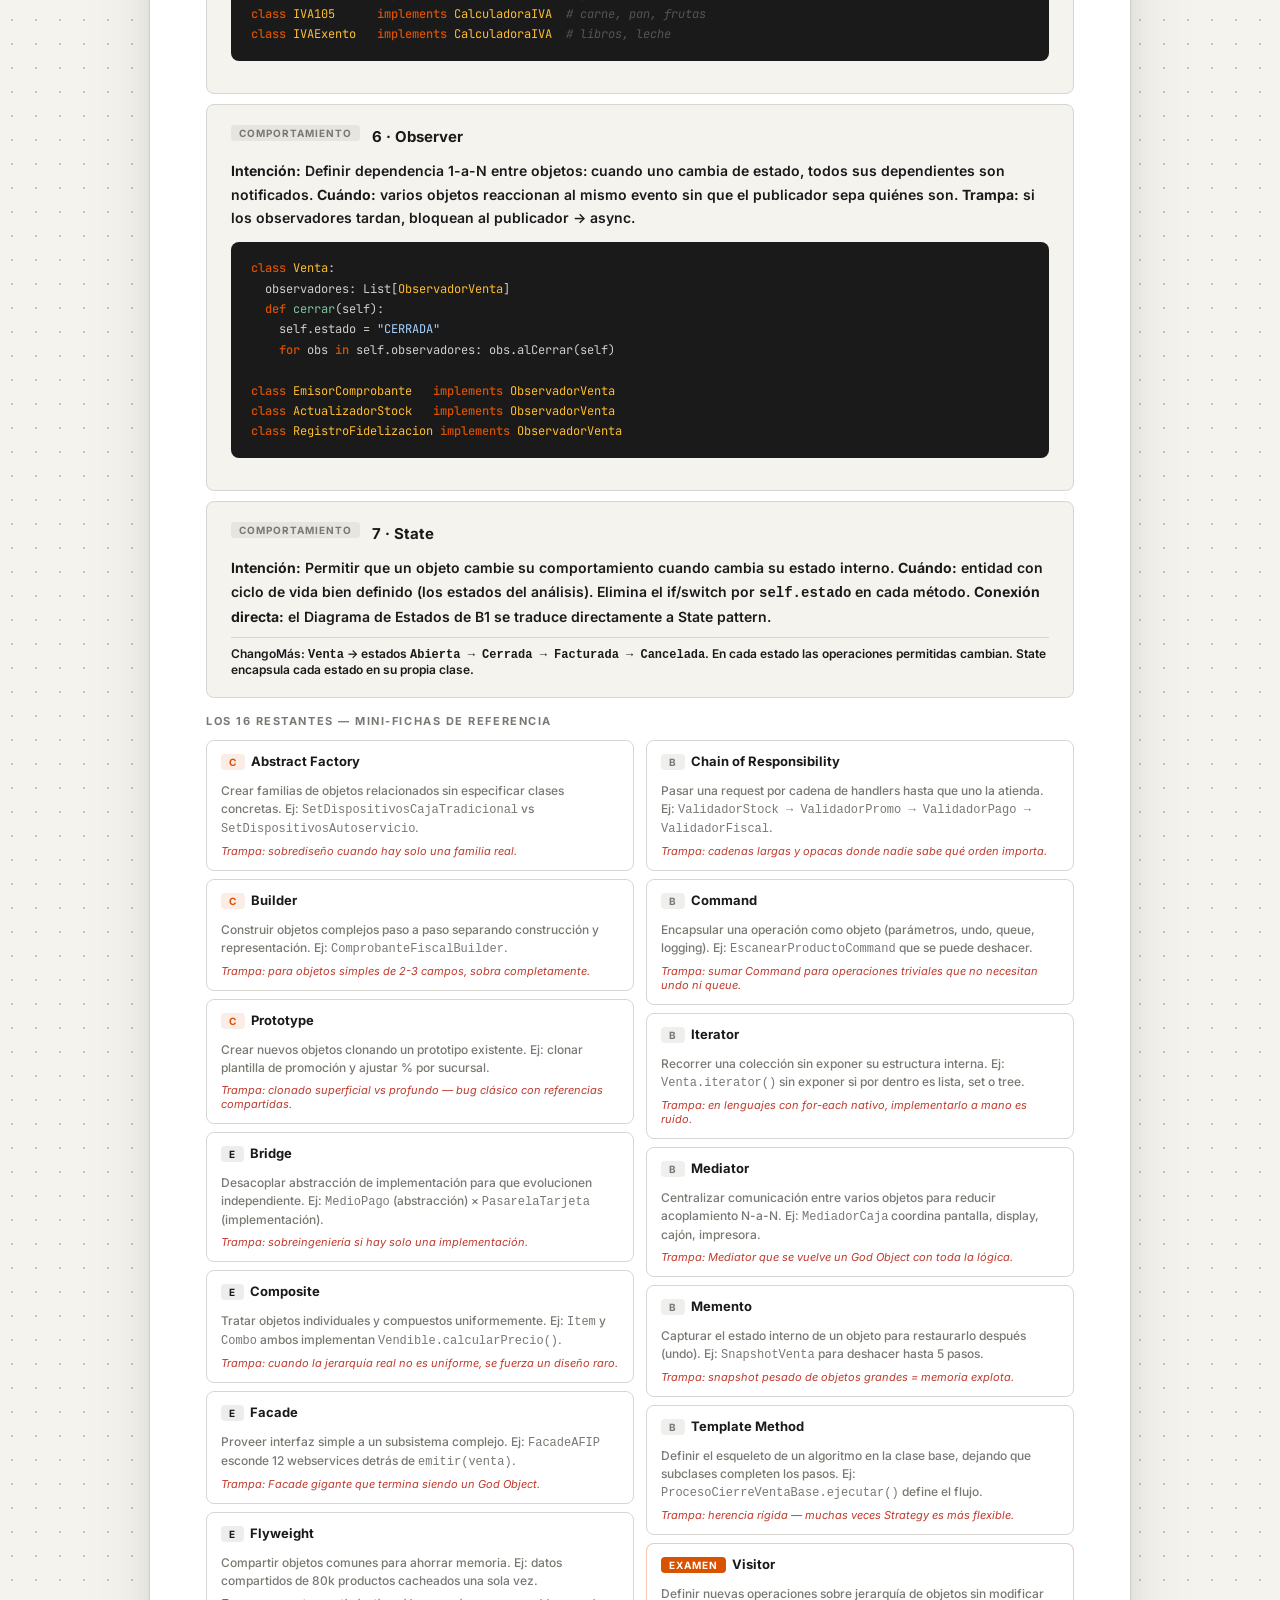
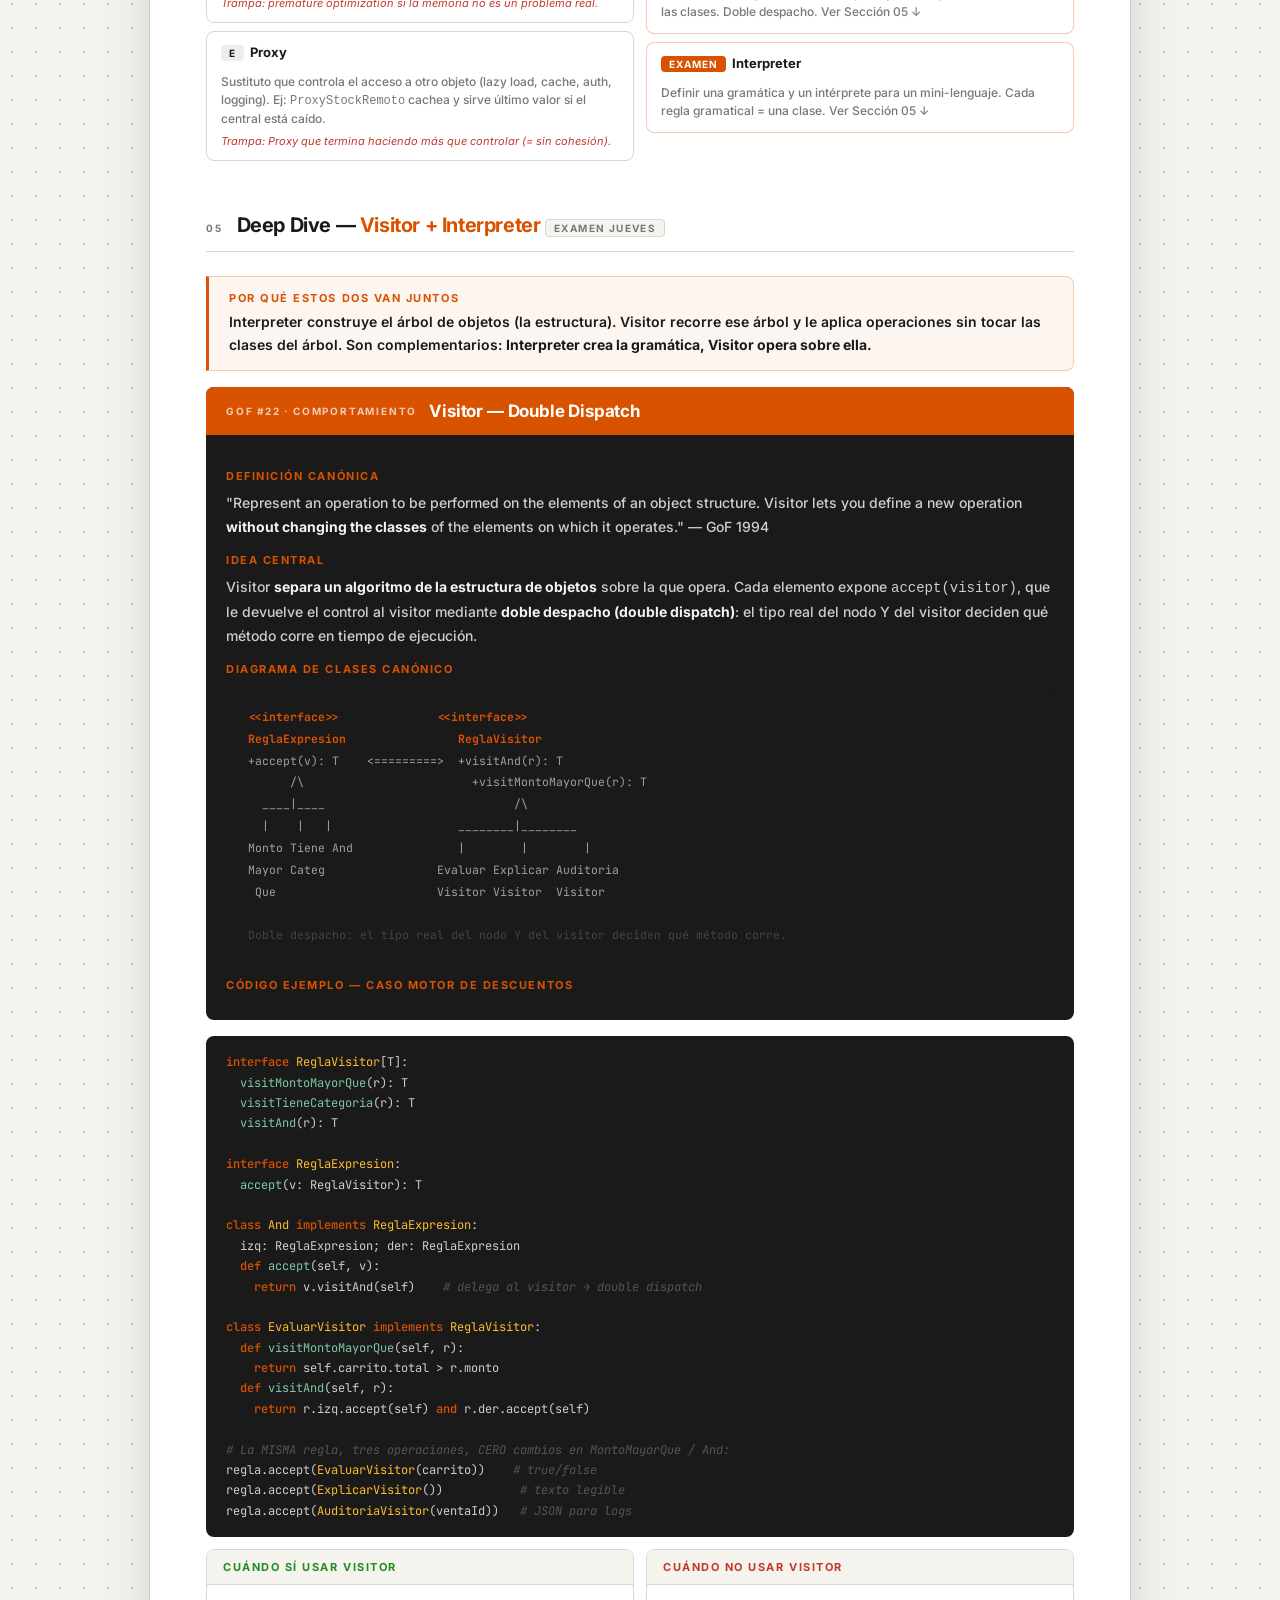
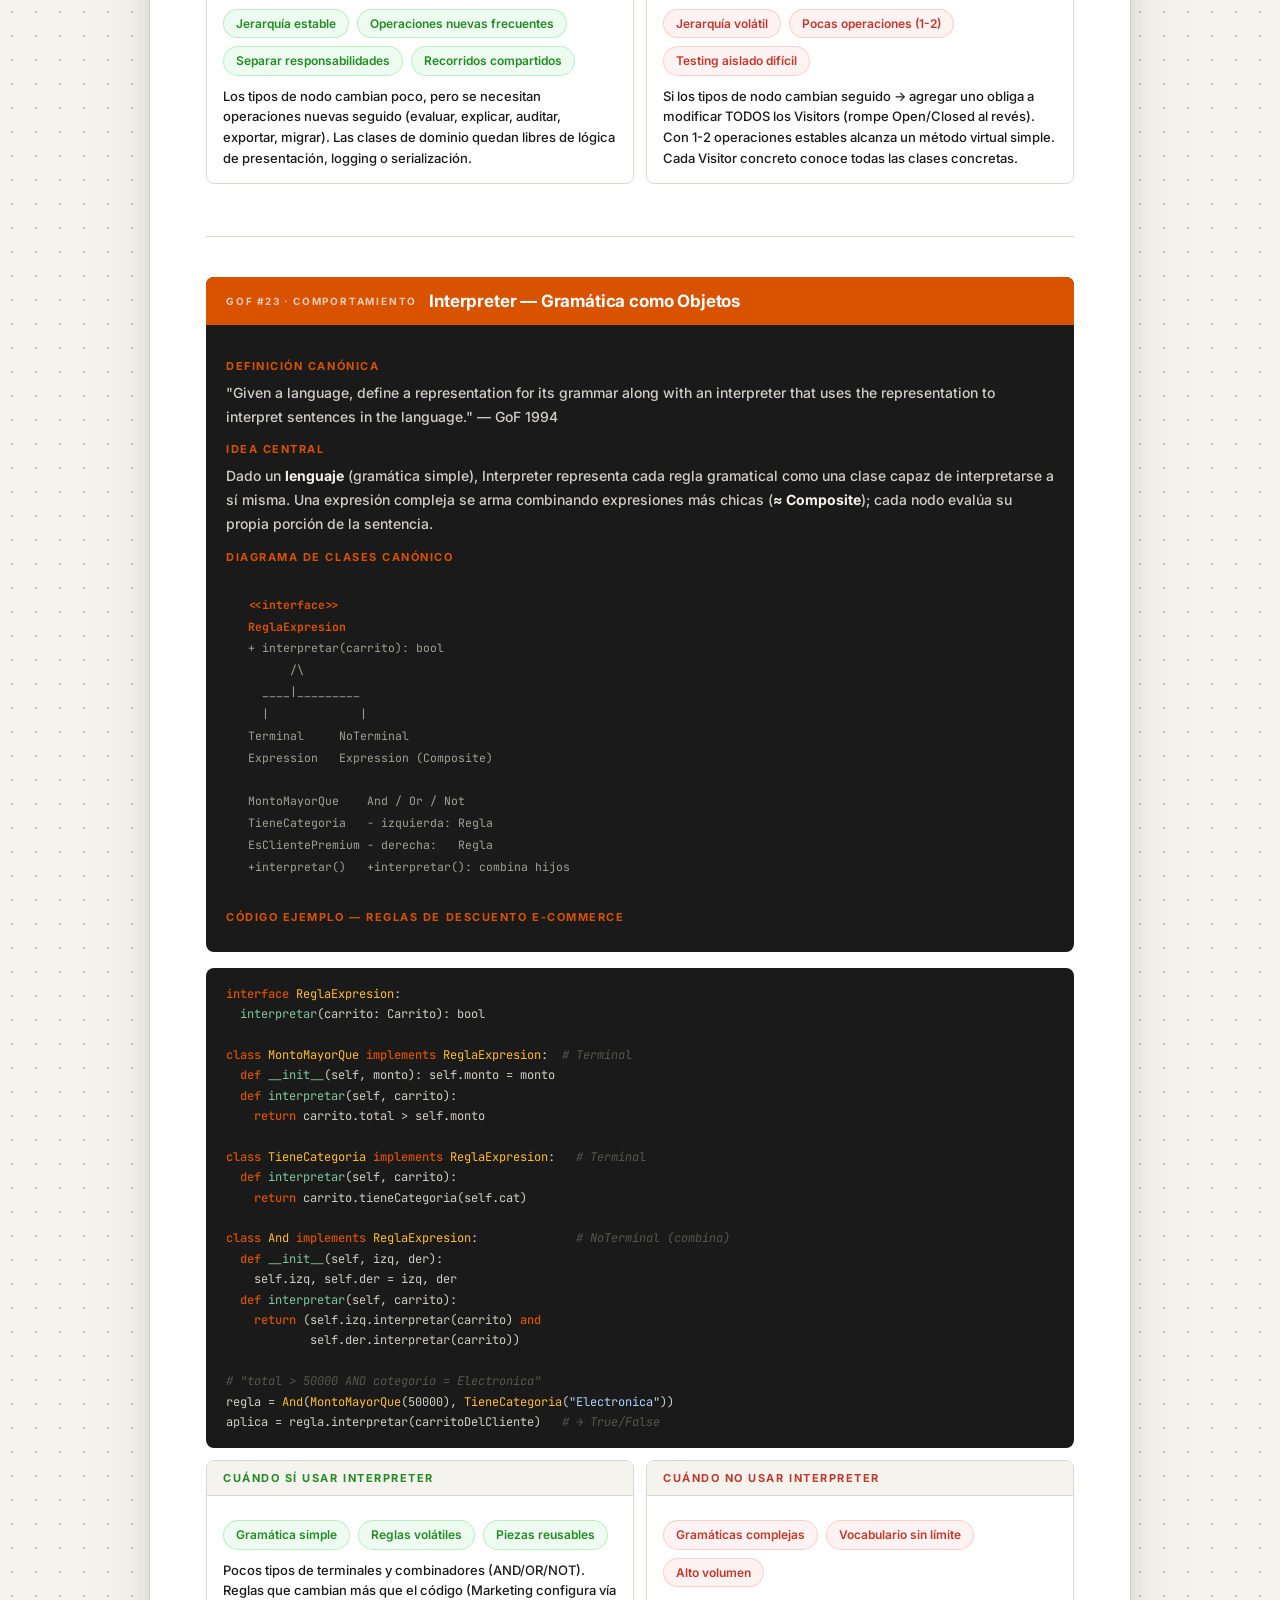
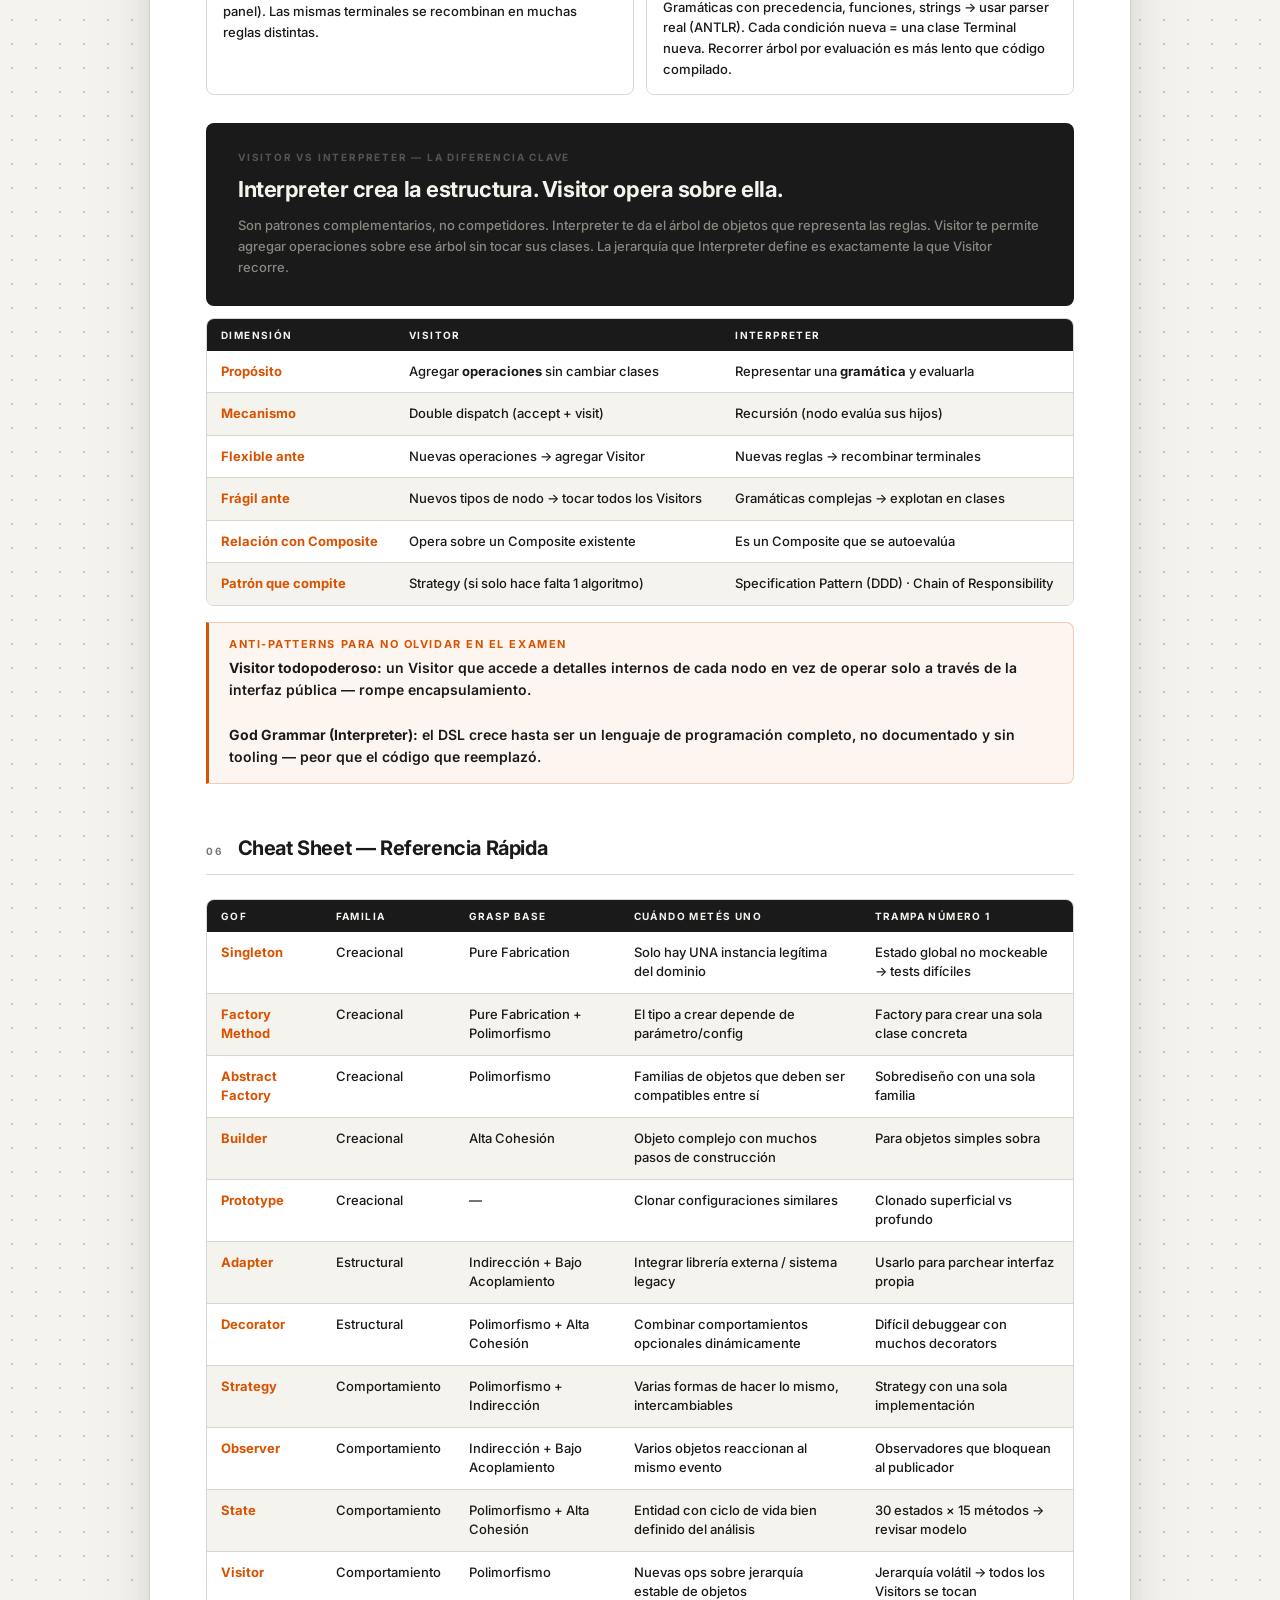
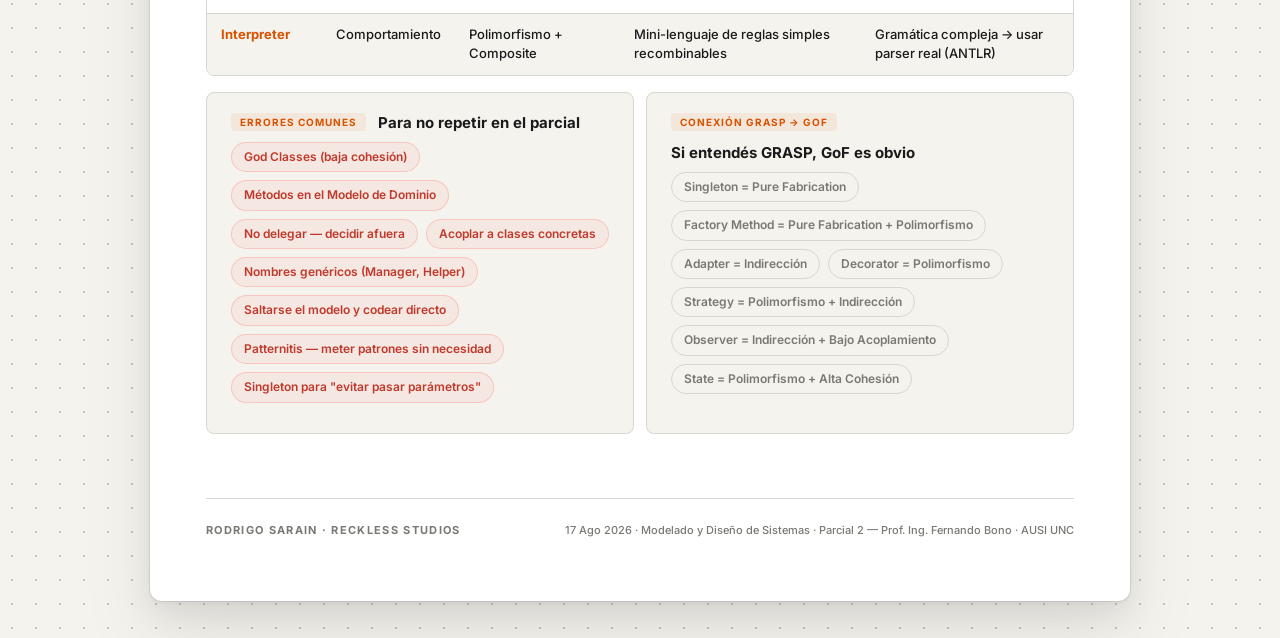
<file: reports/modelado-diseno-sistemas-2026/index.html>
<!DOCTYPE html>
<html lang="es">
<head>
  <meta charset="UTF-8">
  <meta name="viewport" content="width=device-width, initial-scale=1.0">
  <title>Modelado y Diseño de Sistemas — Reckless Reports</title>
  <link rel="icon" type="image/png" href="../../assets/logo.png">
  <link rel="preconnect" href="https://fonts.googleapis.com">
  <link rel="preconnect" href="https://fonts.gstatic.com" crossorigin>
  <link href="https://fonts.googleapis.com/css2?family=Inter:wght@400;500;600;700&family=JetBrains+Mono:wght@400;500&display=swap" rel="stylesheet">
  <link rel="stylesheet" href="../../assets/style.css">
  <style>
    /* ── Custom additions for study guide ── */
    .study-table { width: 100%; border-collapse: collapse; font-size: 13px; }
    .study-table th {
      background: var(--void); color: var(--paper);
      font-size: 10px; font-weight: 700; letter-spacing: 0.14em;
      text-transform: uppercase; padding: 10px 14px; text-align: left;
    }
    .study-table td {
      padding: 11px 14px; border-bottom: 1px solid var(--border);
      font-weight: 500; color: var(--void); line-height: 1.5; vertical-align: top;
    }
    .study-table tr:last-child td { border-bottom: none; }
    .study-table tr:nth-child(even) td { background: var(--paper); }
    .study-table td.accent { color: var(--signal); font-weight: 700; }
    .study-table td.current { background: rgba(217,82,0,0.06); font-weight: 700; }
    .study-table td.done { color: var(--stone); }
    .table-wrap { border: 1px solid var(--border); border-radius: var(--r-sm); overflow: hidden; margin-bottom: 16px; }

    /* Code block */
    .code-block {
      background: #1A1A1A; border-radius: var(--r-sm);
      padding: 16px 20px; margin: 12px 0;
      font-family: 'JetBrains Mono', 'Courier New', monospace;
      font-size: 12px; line-height: 1.7; color: #D0CEC9;
      overflow-x: auto; white-space: pre;
    }
    .code-block .kw  { color: #D95200; font-weight: 500; }
    .code-block .cm  { color: #555550; font-style: italic; }
    .code-block .cl  { color: #FEBC2E; }
    .code-block .fn  { color: #7EC8A0; }
    .code-block .st  { color: #A8D4FF; }

    /* Two-col */
    .two-col { display: grid; grid-template-columns: 1fr 1fr; gap: 12px; margin-bottom: 12px; }
    .two-col-3 { display: grid; grid-template-columns: 1fr 1fr 1fr; gap: 12px; margin-bottom: 12px; }
    @media (max-width: 640px) { .two-col, .two-col-3 { grid-template-columns: 1fr; } }

    /* Pattern card */
    .pattern-card {
      border: 1px solid var(--border); border-radius: var(--r-sm);
      padding: 16px 18px; background: var(--card-bg);
    }
    .pattern-card.signal-border { border-left: 3px solid var(--signal); }
    .pattern-num { font-size: 10px; font-weight: 700; letter-spacing: 0.12em; text-transform: uppercase; color: var(--stone); margin-bottom: 4px; }
    .pattern-name { font-size: 15px; font-weight: 700; color: var(--void); margin-bottom: 6px; letter-spacing: -0.01em; }
    .pattern-question { font-size: 12px; font-weight: 600; color: var(--signal); margin-bottom: 10px; font-style: italic; }
    .pattern-body { font-size: 13px; font-weight: 500; color: var(--stone); line-height: 1.6; }
    .pattern-example { font-size: 12px; font-weight: 600; color: var(--void); margin-top: 8px; padding-top: 8px; border-top: 1px solid var(--border); }
    .pattern-tag { display: inline-block; font-size: 10px; font-weight: 700; letter-spacing: 0.1em; text-transform: uppercase; padding: 2px 8px; border-radius: var(--r-xs); margin-bottom: 8px; }
    .tag-creacional { background: rgba(217,82,0,0.10); color: var(--signal); }
    .tag-estructural { background: rgba(26,26,26,0.08); color: var(--void); }
    .tag-comportamiento { background: rgba(122,120,114,0.12); color: var(--stone); }
    .tag-exam { background: var(--signal); color: white; }

    /* Alert / highlight box */
    .alert-box {
      background: rgba(217,82,0,0.06); border: 1px solid rgba(217,82,0,0.25);
      border-left: 3px solid var(--signal); border-radius: 0 var(--r-sm) var(--r-sm) 0;
      padding: 14px 20px; margin-bottom: 16px;
    }
    .alert-box .alert-title { font-size: 11px; font-weight: 700; letter-spacing: 0.14em; text-transform: uppercase; color: var(--signal); margin-bottom: 6px; }
    .alert-box .alert-body { font-size: 14px; font-weight: 600; color: var(--void); line-height: 1.6; }

    /* Deep dive section — signal bg header */
    .deep-section { background: var(--void); border-radius: var(--r-sm); overflow: hidden; margin-bottom: 16px; }
    .deep-header { background: var(--signal); padding: 14px 20px; display: flex; align-items: center; gap: 12px; }
    .deep-header-tag { font-size: 10px; font-weight: 700; letter-spacing: 0.18em; text-transform: uppercase; color: rgba(255,255,255,0.7); }
    .deep-header-title { font-size: 17px; font-weight: 700; color: white; letter-spacing: -0.01em; }
    .deep-body { padding: 20px 20px; }
    .deep-body p { font-size: 14px; font-weight: 500; color: #D0CEC9; line-height: 1.7; margin-bottom: 10px; }
    .deep-body strong { color: var(--paper); }
    .deep-subhead { font-size: 11px; font-weight: 700; letter-spacing: 0.14em; text-transform: uppercase; color: var(--signal); margin-bottom: 8px; margin-top: 14px; }

    /* Pill list */
    .pill-list { display: flex; flex-wrap: wrap; gap: 8px; margin: 10px 0; }
    .pill { font-size: 12px; font-weight: 600; padding: 4px 12px; border-radius: 20px; border: 1px solid var(--border); color: var(--stone); background: var(--paper); }
    .pill.good { background: rgba(40,200,64,0.08); border-color: rgba(40,200,64,0.25); color: #228B22; }
    .pill.bad  { background: rgba(255,95,87,0.08); border-color: rgba(255,95,87,0.25); color: #C0392B; }

    /* GoF mini ficha */
    .mini-ficha { border: 1px solid var(--border); border-radius: var(--r-sm); padding: 12px 14px; background: var(--white); }
    .mini-ficha-name { font-size: 13px; font-weight: 700; color: var(--void); margin-bottom: 4px; }
    .mini-ficha-body { font-size: 12px; font-weight: 500; color: var(--stone); line-height: 1.5; }
    .mini-ficha-trap { font-size: 11px; font-style: italic; color: #C0392B; margin-top: 6px; }

    /* Diagram box */
    .diagram-box {
      background: #1A1A1A; border-radius: var(--r-sm);
      padding: 18px 22px; margin: 12px 0;
      font-family: 'JetBrains Mono', monospace; font-size: 11.5px;
      line-height: 1.9; color: #A0A09A; overflow-x: auto; white-space: pre;
    }
    .diagram-box .hi { color: #D95200; font-weight: 700; }
    .diagram-box .dim { color: #444440; }

    /* vs comparison */
    .vs-block { border: 1px solid var(--border); border-radius: var(--r-sm); overflow: hidden; margin-bottom: 12px; }
    .vs-header { background: var(--paper); padding: 10px 16px; font-size: 11px; font-weight: 700; letter-spacing: 0.14em; text-transform: uppercase; color: var(--stone); border-bottom: 1px solid var(--border); }
    .vs-body { padding: 14px 16px; font-size: 13px; font-weight: 500; color: var(--void); line-height: 1.6; background: var(--white); }

    .sec-rule { font-size: 10px; font-weight: 700; letter-spacing: 0.14em; text-transform: uppercase; color: var(--stone); background: var(--paper); border: 1px solid var(--border); padding: 2px 8px; border-radius: var(--r-xs); }
  </style>
</head>
<body>
<div class="window-page-wrap">
<div class="window window-page">

  <div class="window-chrome">
    <div class="traffic-lights">
      <div class="tl tl-red"></div>
      <div class="tl tl-yellow"></div>
      <div class="tl tl-green"></div>
    </div>
    <div class="chrome-title">Modelado y Diseño de Sistemas — Parcial 2 · 2026</div>
    <div class="chrome-spacer"></div>
  </div>

  <div class="report-body">

    <!-- HEADER -->
    <div class="report-header">
      <div class="header-left">
        <div class="report-eyebrow">AUSI · UNC ESCMB · Prof. Ing. Fernando Bono · 2026</div>
        <div class="report-title">Modelado y<br><span class="signal">Diseño de Sistemas</span></div>
        <div class="report-subtitle">Resumen Parcial 2 — Bloque Diseño completo:<br>Principios · GRASP · GoF · Visitor + Interpreter</div>
      </div>
      <div class="header-right">
        <img class="header-logo" src="../../assets/logo.png" alt="Reckless Studios">
        <div class="meta-badges">
          <div class="badge signal-badge">EXAMEN JUEVES</div>
          <div class="badge mode-badge">Rodrigo Sarain</div>
          <div class="badge">17 Ago 2026</div>
        </div>
      </div>
    </div>

    <!-- 01 MAPA DE LA MATERIA -->
    <div class="section">
      <div class="section-header">
        <span class="sec-num">01</span>
        <span class="sec-title">Mapa de la Materia — Dónde Estamos</span>
      </div>

      <div class="table-wrap">
        <table class="study-table">
          <thead><tr><th>Bloque</th><th>Tema</th><th>Estado</th></tr></thead>
          <tbody>
            <tr><td class="done">B0</td><td class="done">Introducción + Importancia de modelar</td><td class="done">✓ Cerrado</td></tr>
            <tr><td class="done">B1</td><td class="done">Análisis (Contexto, UC, Dominio, SSD, Estados)</td><td class="done">✓ Cerrado</td></tr>
            <tr><td class="done">Parcial 1</td><td class="done">Cierre del bloque de Análisis</td><td class="done">✓ Rendido</td></tr>
            <tr><td class="current">B2 ← ACÁ</td><td class="current">Diseño: Principios · GRASP · GoF · Patrones avanzados</td><td class="current accent">En curso</td></tr>
            <tr><td>B3</td><td>Arquitectura: Capas · MVC · Microservicios · Event-Driven</td><td>Sigue</td></tr>
            <tr><td>Parcial 2</td><td>Cierre integral</td><td>Sigue</td></tr>
          </tbody>
        </table>
      </div>

      <div class="alert-box">
        <div class="alert-title">La transición clave</div>
        <div class="alert-body">En B1 analizamos <strong>QUÉ</strong> debe hacer el sistema (caja negra). En B2 diseñamos <strong>CÓMO</strong> lo hace internamente (caja blanca). El diseño no descarta el análisis — lo transforma.</div>
      </div>

      <div class="table-wrap">
        <table class="study-table">
          <thead><tr><th>Dimensión</th><th>Análisis</th><th>Diseño</th></tr></thead>
          <tbody>
            <tr><td class="accent">Pregunta</td><td>¿QUÉ debe hacer?</td><td>¿CÓMO lo hace internamente?</td></tr>
            <tr><td class="accent">Foco</td><td>El problema, el dominio</td><td>La solución, el software</td></tr>
            <tr><td class="accent">Vista</td><td>Caja negra</td><td>Caja blanca</td></tr>
            <tr><td class="accent">Artefactos</td><td>Contexto, UC, Dominio, SSD, Estados</td><td>DCD, DSeD (aparecen Controller, Service, Repository)</td></tr>
            <tr><td class="accent">Métodos en clases</td><td>NO</td><td>SÍ</td></tr>
          </tbody>
        </table>
      </div>
    </div>

    <!-- 02 LOS 4 PRINCIPIOS -->
    <div class="section">
      <div class="section-header">
        <span class="sec-num">02</span>
        <span class="sec-title">Los 4 Principios Fundamentales</span>
      </div>

      <div class="filter-box" style="margin-bottom: 16px;">
        <div class="filter-label">Regla de Oro — No negociable</div>
        <div class="filter-statement">ALTA COHESIÓN + BAJO ACOPLAMIENTO</div>
        <div class="filter-sub">Estos dos solos cubren el 80% de las decisiones de diseño. Todo lo demás (GRASP, GoF, SOLID) es consecuencia de esta regla.</div>
      </div>

      <div class="two-col">
        <div class="pattern-card signal-border">
          <div class="pattern-num">Principio 1</div>
          <div class="pattern-name">Abstracción</div>
          <div class="pattern-question">¿Qué muestro y qué oculto?</div>
          <div class="pattern-body">Mostrar solo lo esencial, ocultar el resto. La clase <code>MedioPago</code> expone <code>cobrar(monto)</code> pero no expone si por dentro habla con Visa, Mastercard o Mercado Pago. Es la base de la encapsulación y las interfaces.</div>
          <div class="code-block"><span class="kw">interface</span> <span class="cl">MedioPago</span>:
  <span class="fn">cobrar</span>(monto: Money): Comprobante

<span class="kw">class</span> <span class="cl">PagoEfectivo</span> <span class="kw">implements</span> <span class="cl">MedioPago</span>
<span class="kw">class</span> <span class="cl">PagoTarjeta</span>  <span class="kw">implements</span> <span class="cl">MedioPago</span>
<span class="kw">class</span> <span class="cl">PagoQR</span>       <span class="kw">implements</span> <span class="cl">MedioPago</span></div>
        </div>
        <div class="pattern-card signal-border">
          <div class="pattern-num">Principio 2</div>
          <div class="pattern-name">Modularidad</div>
          <div class="pattern-question">¿Cómo divido el sistema en partes manejables?</div>
          <div class="pattern-body">Dividir en módulos (clases, paquetes, capas) que se diseñan por separado. Cada uno cumple una responsabilidad bien definida. Demasiada modularidad → fragmentación. Poca → God Classes.</div>
          <div class="code-block">ventas/      <span class="cm">← lógica de la venta</span>
inventario/  <span class="cm">← stock y reposición</span>
pagos/       <span class="cm">← integraciones</span>
infra/       <span class="cm">← BD, mensajería</span></div>
        </div>
      </div>

      <div class="two-col">
        <div class="pattern-card">
          <div class="pattern-num">Principio 3 — Métrica</div>
          <div class="pattern-name">Cohesión</div>
          <div class="pattern-question">¿Qué tan relacionadas están las responsabilidades dentro de un módulo?</div>
          <div class="pattern-body"><strong>Alta cohesión (✓ deseable):</strong> el módulo hace UNA cosa, bien. Ej: <code>CalculadoraImpuestos</code>.<br><br><strong>Baja cohesión (✗ evitar):</strong> el módulo mezcla áreas no relacionadas. Si el nombre necesita "And" → baja cohesión.</div>
          <div class="pattern-example">Test rápido: ¿el nombre de la clase necesita "And"? → Baja cohesión seguro.</div>
        </div>
        <div class="pattern-card">
          <div class="pattern-num">Principio 4 — Métrica</div>
          <div class="pattern-name">Acoplamiento</div>
          <div class="pattern-question">¿Qué tan dependientes son los módulos entre sí?</div>
          <div class="pattern-body"><strong>Bajo acoplamiento (✓ deseable):</strong> los módulos se comunican por interfaces claras y estables.<br><br><strong>Alto acoplamiento (✗ evitar):</strong> un cambio en uno obliga a cambiar al otro. Efecto dominó.</div>
          <div class="pattern-example">Tipos (menor → mayor): datos &lt; estructura &lt; control &lt; común &lt; contenido.</div>
        </div>
      </div>

      <div class="theme-block">
        <div class="theme-header">
          <div class="theme-tag">Larman</div>
          <div class="theme-name">Responsabilidades: Doing vs Knowing</div>
        </div>
        <div class="theme-body">Diseñar es asignar responsabilidades a clases. Una responsabilidad es aquello que un objeto <em>sabe hacer</em> o <em>sabe contestar</em> — no es un método, es una abstracción de mayor nivel.</div>
        <div style="display:grid; grid-template-columns:1fr 1fr; gap:12px; margin-top:12px;">
          <div style="background:var(--white); border:1px solid var(--border); border-radius:var(--r-xs); padding:12px 14px;">
            <div style="font-size:10px;font-weight:700;letter-spacing:.12em;text-transform:uppercase;color:var(--signal);margin-bottom:6px;">DOING — Hacer</div>
            <div style="font-size:13px;font-weight:500;color:var(--stone);line-height:1.6;">Acciones que realiza el objeto: crear otro objeto, calcular algo, coordinar, delegar.<br><br><strong style="color:var(--void);">Ej:</strong> <code>Venta.calcularTotal()</code> · <code>Cajero.procesarItem()</code></div>
          </div>
          <div style="background:var(--white); border:1px solid var(--border); border-radius:var(--r-xs); padding:12px 14px;">
            <div style="font-size:10px;font-weight:700;letter-spacing:.12em;text-transform:uppercase;color:var(--stone);margin-bottom:6px;">KNOWING — Conocer</div>
            <div style="font-size:13px;font-weight:500;color:var(--stone);line-height:1.6;">Información que mantiene: atributos privados, datos derivados, datos sobre objetos relacionados.<br><br><strong style="color:var(--void);">Ej:</strong> <code>Cliente.dni</code> · <code>Venta.fecha</code> · <code>Producto.stock</code></div>
          </div>
        </div>
      </div>
    </div>

    <!-- 03 GRASP -->
    <div class="section">
      <div class="section-header">
        <span class="sec-num">03</span>
        <span class="sec-title">Patrones GRASP — 9 Patrones de Asignación de Responsabilidades</span>
      </div>

      <div class="theme-block">
        <div class="theme-header">
          <div class="theme-tag">Larman</div>
          <div class="theme-name">General Responsibility Assignment Software Patterns</div>
        </div>
        <div class="theme-body">No son patrones de código (no se "copia y pega"): son principios de razonamiento. Sirven para decidir <em>dónde</em> poner cada método/responsabilidad, antes del código.</div>
        <div class="theme-quote">"GRASP responde dónde poner la responsabilidad. GoF da la receta probada para implementarla."</div>
      </div>

      <div style="font-size:11px;font-weight:700;letter-spacing:.14em;text-transform:uppercase;color:var(--stone);margin-bottom:10px;">5 BÁSICOS — Cubren el 80% de decisiones</div>

      <div class="two-col">
        <div class="pattern-card signal-border">
          <div class="pattern-num">GRASP 1</div>
          <div class="pattern-name">Experto (Information Expert)</div>
          <div class="pattern-question">¿Quién tiene la información para hacerlo?</div>
          <div class="pattern-body">Asignale la responsabilidad a la clase que tiene la información necesaria para cumplirla. Evita pedir datos a otro objeto para decidir afuera (rompe encapsulación).</div>
          <div class="pattern-example">ChangoMás: <code>Venta.calcularTotal()</code> — Venta conoce sus ítems → es la experta.</div>
        </div>
        <div class="pattern-card signal-border">
          <div class="pattern-num">GRASP 2</div>
          <div class="pattern-name">Creador (Creator)</div>
          <div class="pattern-question">¿Quién debe instanciar este objeto?</div>
          <div class="pattern-body">B debería crear A si B: <strong>contiene</strong> a A, <strong>agrega</strong> a A, <strong>registra</strong> a A, <strong>usa intensivamente</strong> a A, o <strong>tiene los datos</strong> para inicializarla.</div>
          <div class="pattern-example">ChangoMás: <code>Venta</code> crea <code>Item</code> (composición). <code>GestorVenta</code> crea <code>Venta</code>.</div>
        </div>
      </div>

      <div class="two-col">
        <div class="pattern-card">
          <div class="pattern-num">GRASP 3</div>
          <div class="pattern-name">Bajo Acoplamiento</div>
          <div class="pattern-question">¿Cómo minimizo dependencias entre clases?</div>
          <div class="pattern-body">Asigná responsabilidades de modo que minimices el acoplamiento. Delegar a interfaces en vez de clases concretas. Síntoma de falla: cambiar una clase obliga a tocar varias.</div>
          <div class="pattern-example">ChangoMás: <code>GestorVenta</code> usa <code>Notificador</code> (interfaz), no <code>SMTP</code> directamente.</div>
        </div>
        <div class="pattern-card">
          <div class="pattern-num">GRASP 4</div>
          <div class="pattern-name">Alta Cohesión</div>
          <div class="pattern-question">¿Cómo mantengo a cada clase enfocada?</div>
          <div class="pattern-body">Asigná responsabilidades de modo que cada clase tenga responsabilidades estrechamente relacionadas. Síntoma de falla: nombre genérico (Manager, Helper, Utils) o nombre con "And".</div>
          <div class="pattern-example">ChangoMás: split de <code>GestorCaja</code> god-class en <code>GestorVenta</code>, <code>Notificador</code>, <code>ServicioFiscal</code>.</div>
        </div>
      </div>

      <div class="pattern-card signal-border" style="margin-bottom:16px;">
        <div class="pattern-num">GRASP 5</div>
        <div class="pattern-name">Controlador</div>
        <div class="pattern-question">¿Quién recibe los eventos del sistema?</div>
        <div class="pattern-body">Asigná la responsabilidad de manejar un evento del sistema a una clase que represente el sistema completo (fachada) o un UC específico. Separa la UI del dominio.<br><br><strong>2 variantes:</strong> Controlador de fachada (1 por sistema) · Controlador de UC (1 por caso de uso) ← más usado en sistemas medianos/grandes.<br><br><strong>Anti-pattern:</strong> Bloated Controller — el controlador que concentra toda la lógica (≈ God Class disfrazada).</div>
        <div class="pattern-example">ChangoMás: <code>GestorVenta.escanear(codigo)</code> — la UI del cajero no sabe nada de Producto, Stock ni Comprobante.</div>
      </div>

      <div style="font-size:11px;font-weight:700;letter-spacing:.14em;text-transform:uppercase;color:var(--stone);margin-bottom:10px;">4 AVANZADOS — Refinamientos de los básicos</div>

      <div class="two-col">
        <div class="pattern-card">
          <div class="pattern-num">GRASP 6</div>
          <div class="pattern-name">Polimorfismo</div>
          <div class="pattern-question">¿Cómo manejo variantes de comportamiento?</div>
          <div class="pattern-body">Cuando un comportamiento varía según el tipo, asignalo a una jerarquía de clases usando una operación polimórfica. Elimina los <code>if/switch</code> por tipo (anti-pattern: Type Check). Extensible sin romper el código existente (Open/Closed).</div>
          <div class="pattern-example">ChangoMás: <code>MedioPago.cobrar()</code> — agregar <code>PagoCripto</code> = solo una clase nueva.</div>
        </div>
        <div class="pattern-card">
          <div class="pattern-num">GRASP 7</div>
          <div class="pattern-name">Fabricación Pura (Pure Fabrication)</div>
          <div class="pattern-question">¿Y si no hay clase de dominio que sirva?</div>
          <div class="pattern-body">Cuando ningún concepto del dominio sirve como casa natural de una responsabilidad (o ponerla rompería su cohesión), inventá una clase nueva que no represente un concepto del dominio.</div>
          <div class="pattern-example">ChangoMás: <code>RepositorioVenta</code> — Venta no debería saber de JDBC ni SQL. Se crea una clase técnica.</div>
        </div>
      </div>

      <div class="two-col">
        <div class="pattern-card">
          <div class="pattern-num">GRASP 8</div>
          <div class="pattern-name">Indirección</div>
          <div class="pattern-question">¿Cómo evito el acoplamiento directo?</div>
          <div class="pattern-body">Para evitar el acoplamiento directo entre dos clases, ponelas a comunicar a través de un objeto intermediario. Permite cambiar el lado A sin afectar al B.</div>
          <div class="pattern-example">ChangoMás: <code>ServicioFiscal</code> intermedia entre <code>Venta</code> y AFIP. Si AFIP cambia protocolo, solo toca ServicioFiscal.</div>
        </div>
        <div class="pattern-card">
          <div class="pattern-num">GRASP 9</div>
          <div class="pattern-name">Law of Demeter</div>
          <div class="pattern-question">"No hables con extraños" — ¿Con quién puedo hablar?</div>
          <div class="pattern-body">Un método solo puede invocar métodos de: <strong>this</strong>, sus <strong>atributos directos</strong>, sus <strong>parámetros</strong>, objetos que <strong>crea internamente</strong>. Evita los "trenes de getters" (<code>a.getB().getC().getD()</code>).</div>
          <div class="pattern-example">MAL: <code>venta.getCliente().getDireccion().getCalle()</code><br>BIEN: <code>venta.obtenerCalleEntrega()</code> (delegación interna).</div>
        </div>
      </div>

      <div class="table-wrap">
        <table class="study-table">
          <thead><tr><th>Patrón</th><th>Pregunta que responde</th><th>Ejemplo ChangoMás</th><th>SOLID relacionado</th></tr></thead>
          <tbody>
            <tr><td class="accent">Experto</td><td>¿Quién tiene los datos?</td><td><code>Venta.calcularTotal()</code></td><td>SRP</td></tr>
            <tr><td class="accent">Creador</td><td>¿Quién instancia?</td><td><code>Venta</code> crea <code>Item</code></td><td>—</td></tr>
            <tr><td class="accent">Bajo Acoplamiento</td><td>¿Cómo minimizo dependencias?</td><td><code>Notificador</code> interfaz</td><td>DIP</td></tr>
            <tr><td class="accent">Alta Cohesión</td><td>¿Cómo mantengo enfoque?</td><td>Split de <code>GestorCaja</code></td><td>SRP</td></tr>
            <tr><td class="accent">Controlador</td><td>¿Quién recibe el evento?</td><td><code>GestorVenta</code> para UC venta</td><td>SRP</td></tr>
            <tr><td class="accent">Polimorfismo</td><td>¿Variantes de comportamiento?</td><td><code>MedioPago.cobrar()</code></td><td>OCP + LSP</td></tr>
            <tr><td class="accent">Fabricación Pura</td><td>¿Sin clase de dominio natural?</td><td><code>RepositorioVenta</code></td><td>SRP</td></tr>
            <tr><td class="accent">Indirección</td><td>¿Evitar acoplamiento directo?</td><td><code>ServicioFiscal</code> AFIP</td><td>ISP</td></tr>
            <tr><td class="accent">Law of Demeter</td><td>¿Con quién puedo hablar?</td><td><code>venta.obtenerCalleEntrega()</code></td><td>—</td></tr>
          </tbody>
        </table>
      </div>
    </div>

    <!-- 04 GoF -->
    <div class="section">
      <div class="section-header">
        <span class="sec-num">04</span>
        <span class="sec-title">Patrones GoF — Gang of Four (23 patrones)</span>
      </div>

      <div class="theme-block">
        <div class="theme-header">
          <div class="theme-tag">Gamma, Helm, Johnson, Vlissides — 1994</div>
          <div class="theme-name">GRASP es el razonamiento. GoF es la receta probada para problemas comunes.</div>
        </div>
        <div class="theme-body">GoF NO es una biblioteca para copiar y pegar. No se "tienen que usar todos". El mejor patrón es el que el junior del equipo entiende en 2 minutos.</div>
        <div class="theme-quote">"Meté un patrón cuando aparece la segunda variante, no la primera." — Regla de oro anti-patternitis</div>
      </div>

      <div class="two-col-3" style="margin-bottom:16px;">
        <div style="background:rgba(217,82,0,0.06);border:1px solid rgba(217,82,0,0.2);border-radius:var(--r-sm);padding:14px 16px;">
          <div style="font-size:10px;font-weight:700;letter-spacing:.14em;text-transform:uppercase;color:var(--signal);margin-bottom:8px;">Creacionales (5)</div>
          <div style="font-size:13px;font-weight:500;color:var(--void);line-height:1.7;">Cómo se crean los objetos<br><br>Singleton · Factory Method · Abstract Factory · Builder · Prototype</div>
        </div>
        <div style="background:rgba(26,26,26,0.04);border:1px solid var(--border);border-radius:var(--r-sm);padding:14px 16px;">
          <div style="font-size:10px;font-weight:700;letter-spacing:.14em;text-transform:uppercase;color:var(--void);margin-bottom:8px;">Estructurales (7)</div>
          <div style="font-size:13px;font-weight:500;color:var(--void);line-height:1.7;">Cómo se componen las clases<br><br>Adapter · Bridge · Composite · Decorator · Facade · Flyweight · Proxy</div>
        </div>
        <div style="background:rgba(122,120,114,0.06);border:1px solid var(--border);border-radius:var(--r-sm);padding:14px 16px;">
          <div style="font-size:10px;font-weight:700;letter-spacing:.14em;text-transform:uppercase;color:var(--stone);margin-bottom:8px;">Comportamiento (11)</div>
          <div style="font-size:13px;font-weight:500;color:var(--void);line-height:1.7;">Cómo colaboran y comunican<br><br>Chain of Resp. · Command · Iterator · Mediator · Memento · Observer · State · Strategy · Template Method · <strong>Visitor · Interpreter</strong></div>
        </div>
      </div>

      <div style="font-size:11px;font-weight:700;letter-spacing:.14em;text-transform:uppercase;color:var(--stone);margin-bottom:12px;">Los 7 Principales — En Detalle</div>

      <!-- Singleton -->
      <div class="theme-block" style="margin-bottom:10px;">
        <div class="theme-header">
          <div class="pattern-tag tag-creacional">Creacional</div>
          <div class="theme-name">1 · Singleton</div>
        </div>
        <div class="theme-body"><strong>Intención:</strong> Garantizar que una clase tenga UNA sola instancia y proveer un punto de acceso global. <strong>Cuándo:</strong> configuración global, pool de conexiones, caché compartida. <strong>Trampa:</strong> hace el código difícil de testear (estado global). Se abusa para "compartir cosas" → termina siendo un God Object.</div>
        <div class="code-block"><span class="kw">class</span> <span class="cl">ConfiguracionPOS</span>:
  _instancia = <span class="kw">None</span>
  <span class="kw">@staticmethod</span>
  <span class="kw">def</span> <span class="fn">get</span>():
    <span class="kw">if</span> ConfiguracionPOS._instancia <span class="kw">is</span> <span class="kw">None</span>:
      ConfiguracionPOS._instancia = <span class="cl">ConfiguracionPOS</span>()
    <span class="kw">return</span> ConfiguracionPOS._instancia</div>
      </div>

      <!-- Factory Method -->
      <div class="theme-block" style="margin-bottom:10px;">
        <div class="theme-header">
          <div class="pattern-tag tag-creacional">Creacional</div>
          <div class="theme-name">2 · Factory Method</div>
        </div>
        <div class="theme-body"><strong>Intención:</strong> Definir una interfaz para crear un objeto, pero dejar que las subclases decidan qué clase concreta instanciar. <strong>Cuándo:</strong> la decisión de qué tipo crear depende de un parámetro. <strong>Conexión GRASP:</strong> Pure Fabrication + Polimorfismo + Bajo Acoplamiento.</div>
        <div class="code-block"><span class="kw">class</span> <span class="cl">MedioPagoFactory</span>:
  <span class="kw">@staticmethod</span>
  <span class="kw">def</span> <span class="fn">crear</span>(tipo: str) -> <span class="cl">MedioPago</span>:
    <span class="kw">if</span> tipo == <span class="st">"EFECTIVO"</span>: <span class="kw">return</span> <span class="cl">PagoEfectivo</span>()
    <span class="kw">if</span> tipo == <span class="st">"TARJETA"</span>:  <span class="kw">return</span> <span class="cl">PagoTarjeta</span>(...)
    <span class="kw">if</span> tipo == <span class="st">"QR"</span>:       <span class="kw">return</span> <span class="cl">PagoQR</span>(...)
    <span class="kw">raise</span> TipoDePagoDesconocido(tipo)</div>
      </div>

      <!-- Adapter -->
      <div class="theme-block" style="margin-bottom:10px;">
        <div class="theme-header">
          <div class="pattern-tag tag-estructural">Estructural</div>
          <div class="theme-name">3 · Adapter</div>
        </div>
        <div class="theme-body"><strong>Intención:</strong> Convertir la interfaz de una clase en otra que el cliente espera. Permite que clases incompatibles colaboren. <strong>Cuándo:</strong> librería externa con API que no encaja, sistema legacy que convive con el nuevo. <strong>Trampa:</strong> no usar Adapter para parchear una mala interfaz propia — si es tuya, corregila.</div>
        <div class="pattern-example">ChangoMás: <code>ImpresoraLegacyAdapter</code> envuelve <code>LegacyTicketPrinter</code> y expone la interfaz limpia <code>Impresora.imprimir(ticket)</code>. GestorVenta no sabe que hay una legacy.</div>
      </div>

      <!-- Decorator -->
      <div class="theme-block" style="margin-bottom:10px;">
        <div class="theme-header">
          <div class="pattern-tag tag-estructural">Estructural</div>
          <div class="theme-name">4 · Decorator</div>
        </div>
        <div class="theme-body"><strong>Intención:</strong> Agregar responsabilidades a un objeto dinámicamente, sin alterar su clase original. Alternativa a la herencia múltiple para combinar comportamientos opcionales. <strong>Cuándo:</strong> querés combinar features sin explotar en N subclases.</div>
        <div class="code-block"><span class="kw">interface</span> <span class="cl">Cobrable</span>:
  <span class="fn">precio</span>(): Money

<span class="kw">class</span> <span class="cl">Item</span> <span class="kw">implements</span> <span class="cl">Cobrable</span>: ...

<span class="kw">class</span> <span class="cl">DescuentoTarjeta</span> <span class="kw">implements</span> <span class="cl">Cobrable</span>:
  base: Cobrable; porcentaje: int
  <span class="fn">precio</span>(): <span class="kw">return</span> base.precio() * (1 - porcentaje/100)

<span class="cm"># Apilable: DescuentoTarjeta(Promocion2x1(item))</span></div>
      </div>

      <!-- Strategy -->
      <div class="theme-block" style="margin-bottom:10px;">
        <div class="theme-header">
          <div class="pattern-tag tag-comportamiento">Comportamiento</div>
          <div class="theme-name">5 · Strategy</div>
        </div>
        <div class="theme-body"><strong>Intención:</strong> Definir una familia de algoritmos, encapsular cada uno, y hacerlos intercambiables. <strong>Cuándo:</strong> tenés varias formas de hacer lo mismo y la elección depende del contexto. Elimina los if/switch enormes por tipo. <strong>Conexión GRASP:</strong> Polimorfismo elevado a patrón concreto.</div>
        <div class="code-block"><span class="kw">interface</span> <span class="cl">CalculadoraIVA</span>:
  <span class="fn">calcular</span>(precio: Money): Money

<span class="kw">class</span> <span class="cl">IVA21</span>       <span class="kw">implements</span> <span class="cl">CalculadoraIVA</span>  <span class="cm"># general</span>
<span class="kw">class</span> <span class="cl">IVA105</span>      <span class="kw">implements</span> <span class="cl">CalculadoraIVA</span>  <span class="cm"># carne, pan, frutas</span>
<span class="kw">class</span> <span class="cl">IVAExento</span>   <span class="kw">implements</span> <span class="cl">CalculadoraIVA</span>  <span class="cm"># libros, leche</span></div>
      </div>

      <!-- Observer -->
      <div class="theme-block" style="margin-bottom:10px;">
        <div class="theme-header">
          <div class="pattern-tag tag-comportamiento">Comportamiento</div>
          <div class="theme-name">6 · Observer</div>
        </div>
        <div class="theme-body"><strong>Intención:</strong> Definir dependencia 1-a-N entre objetos: cuando uno cambia de estado, todos sus dependientes son notificados. <strong>Cuándo:</strong> varios objetos reaccionan al mismo evento sin que el publicador sepa quiénes son. <strong>Trampa:</strong> si los observadores tardan, bloquean al publicador → async.</div>
        <div class="code-block"><span class="kw">class</span> <span class="cl">Venta</span>:
  observadores: List[<span class="cl">ObservadorVenta</span>]
  <span class="kw">def</span> <span class="fn">cerrar</span>(self):
    self.estado = <span class="st">"CERRADA"</span>
    <span class="kw">for</span> obs <span class="kw">in</span> self.observadores: obs.alCerrar(self)

<span class="kw">class</span> <span class="cl">EmisorComprobante</span>   <span class="kw">implements</span> <span class="cl">ObservadorVenta</span>
<span class="kw">class</span> <span class="cl">ActualizadorStock</span>   <span class="kw">implements</span> <span class="cl">ObservadorVenta</span>
<span class="kw">class</span> <span class="cl">RegistroFidelizacion</span> <span class="kw">implements</span> <span class="cl">ObservadorVenta</span></div>
      </div>

      <!-- State -->
      <div class="theme-block" style="margin-bottom:16px;">
        <div class="theme-header">
          <div class="pattern-tag tag-comportamiento">Comportamiento</div>
          <div class="theme-name">7 · State</div>
        </div>
        <div class="theme-body"><strong>Intención:</strong> Permitir que un objeto cambie su comportamiento cuando cambia su estado interno. <strong>Cuándo:</strong> entidad con ciclo de vida bien definido (los estados del análisis). Elimina el if/switch por <code>self.estado</code> en cada método. <strong>Conexión directa:</strong> el Diagrama de Estados de B1 se traduce directamente a State pattern.</div>
        <div class="pattern-example">ChangoMás: <code>Venta</code> → estados <code>Abierta → Cerrada → Facturada → Cancelada</code>. En cada estado las operaciones permitidas cambian. State encapsula cada estado en su propia clase.</div>
      </div>

      <div style="font-size:11px;font-weight:700;letter-spacing:.14em;text-transform:uppercase;color:var(--stone);margin-bottom:12px;">Los 16 Restantes — Mini-fichas de Referencia</div>

      <div class="two-col">
        <div style="display:flex;flex-direction:column;gap:8px;">
          <div class="mini-ficha"><div class="mini-ficha-name"><span class="pattern-tag tag-creacional" style="margin-right:6px;">C</span>Abstract Factory</div><div class="mini-ficha-body">Crear familias de objetos relacionados sin especificar clases concretas. Ej: <code>SetDispositivosCajaTradicional</code> vs <code>SetDispositivosAutoservicio</code>.</div><div class="mini-ficha-trap">Trampa: sobrediseño cuando hay solo una familia real.</div></div>
          <div class="mini-ficha"><div class="mini-ficha-name"><span class="pattern-tag tag-creacional" style="margin-right:6px;">C</span>Builder</div><div class="mini-ficha-body">Construir objetos complejos paso a paso separando construcción y representación. Ej: <code>ComprobanteFiscalBuilder</code>.</div><div class="mini-ficha-trap">Trampa: para objetos simples de 2-3 campos, sobra completamente.</div></div>
          <div class="mini-ficha"><div class="mini-ficha-name"><span class="pattern-tag tag-creacional" style="margin-right:6px;">C</span>Prototype</div><div class="mini-ficha-body">Crear nuevos objetos clonando un prototipo existente. Ej: clonar plantilla de promoción y ajustar % por sucursal.</div><div class="mini-ficha-trap">Trampa: clonado superficial vs profundo — bug clásico con referencias compartidas.</div></div>
          <div class="mini-ficha"><div class="mini-ficha-name"><span class="pattern-tag tag-estructural" style="margin-right:6px;">E</span>Bridge</div><div class="mini-ficha-body">Desacoplar abstracción de implementación para que evolucionen independiente. Ej: <code>MedioPago</code> (abstracción) × <code>PasarelaTarjeta</code> (implementación).</div><div class="mini-ficha-trap">Trampa: sobreingeniería si hay solo una implementación.</div></div>
          <div class="mini-ficha"><div class="mini-ficha-name"><span class="pattern-tag tag-estructural" style="margin-right:6px;">E</span>Composite</div><div class="mini-ficha-body">Tratar objetos individuales y compuestos uniformemente. Ej: <code>Item</code> y <code>Combo</code> ambos implementan <code>Vendible.calcularPrecio()</code>.</div><div class="mini-ficha-trap">Trampa: cuando la jerarquía real no es uniforme, se fuerza un diseño raro.</div></div>
          <div class="mini-ficha"><div class="mini-ficha-name"><span class="pattern-tag tag-estructural" style="margin-right:6px;">E</span>Facade</div><div class="mini-ficha-body">Proveer interfaz simple a un subsistema complejo. Ej: <code>FacadeAFIP</code> esconde 12 webservices detrás de <code>emitir(venta)</code>.</div><div class="mini-ficha-trap">Trampa: Facade gigante que termina siendo un God Object.</div></div>
          <div class="mini-ficha"><div class="mini-ficha-name"><span class="pattern-tag tag-estructural" style="margin-right:6px;">E</span>Flyweight</div><div class="mini-ficha-body">Compartir objetos comunes para ahorrar memoria. Ej: datos compartidos de 80k productos cacheados una sola vez.</div><div class="mini-ficha-trap">Trampa: premature optimization si la memoria no es un problema real.</div></div>
          <div class="mini-ficha"><div class="mini-ficha-name"><span class="pattern-tag tag-estructural" style="margin-right:6px;">E</span>Proxy</div><div class="mini-ficha-body">Sustituto que controla el acceso a otro objeto (lazy load, cache, auth, logging). Ej: <code>ProxyStockRemoto</code> cachea y sirve último valor si el central está caído.</div><div class="mini-ficha-trap">Trampa: Proxy que termina haciendo más que controlar (= sin cohesión).</div></div>
        </div>
        <div style="display:flex;flex-direction:column;gap:8px;">
          <div class="mini-ficha"><div class="mini-ficha-name"><span class="pattern-tag tag-comportamiento" style="margin-right:6px;">B</span>Chain of Responsibility</div><div class="mini-ficha-body">Pasar una request por cadena de handlers hasta que uno la atienda. Ej: <code>ValidadorStock → ValidadorPromo → ValidadorPago → ValidadorFiscal</code>.</div><div class="mini-ficha-trap">Trampa: cadenas largas y opacas donde nadie sabe qué orden importa.</div></div>
          <div class="mini-ficha"><div class="mini-ficha-name"><span class="pattern-tag tag-comportamiento" style="margin-right:6px;">B</span>Command</div><div class="mini-ficha-body">Encapsular una operación como objeto (parámetros, undo, queue, logging). Ej: <code>EscanearProductoCommand</code> que se puede deshacer.</div><div class="mini-ficha-trap">Trampa: sumar Command para operaciones triviales que no necesitan undo ni queue.</div></div>
          <div class="mini-ficha"><div class="mini-ficha-name"><span class="pattern-tag tag-comportamiento" style="margin-right:6px;">B</span>Iterator</div><div class="mini-ficha-body">Recorrer una colección sin exponer su estructura interna. Ej: <code>Venta.iterator()</code> sin exponer si por dentro es lista, set o tree.</div><div class="mini-ficha-trap">Trampa: en lenguajes con for-each nativo, implementarlo a mano es ruido.</div></div>
          <div class="mini-ficha"><div class="mini-ficha-name"><span class="pattern-tag tag-comportamiento" style="margin-right:6px;">B</span>Mediator</div><div class="mini-ficha-body">Centralizar comunicación entre varios objetos para reducir acoplamiento N-a-N. Ej: <code>MediadorCaja</code> coordina pantalla, display, cajón, impresora.</div><div class="mini-ficha-trap">Trampa: Mediator que se vuelve un God Object con toda la lógica.</div></div>
          <div class="mini-ficha"><div class="mini-ficha-name"><span class="pattern-tag tag-comportamiento" style="margin-right:6px;">B</span>Memento</div><div class="mini-ficha-body">Capturar el estado interno de un objeto para restaurarlo después (undo). Ej: <code>SnapshotVenta</code> para deshacer hasta 5 pasos.</div><div class="mini-ficha-trap">Trampa: snapshot pesado de objetos grandes = memoria explota.</div></div>
          <div class="mini-ficha"><div class="mini-ficha-name"><span class="pattern-tag tag-comportamiento" style="margin-right:6px;">B</span>Template Method</div><div class="mini-ficha-body">Definir el esqueleto de un algoritmo en la clase base, dejando que subclases completen los pasos. Ej: <code>ProcesoCierreVentaBase.ejecutar()</code> define el flujo.</div><div class="mini-ficha-trap">Trampa: herencia rígida — muchas veces Strategy es más flexible.</div></div>
          <div class="mini-ficha" style="border:1px solid rgba(217,82,0,0.3);"><div class="mini-ficha-name"><span class="pattern-tag tag-exam" style="margin-right:6px;">EXAMEN</span>Visitor</div><div class="mini-ficha-body">Definir nuevas operaciones sobre jerarquía de objetos sin modificar las clases. Doble despacho. Ver Sección 05 ↓</div></div>
          <div class="mini-ficha" style="border:1px solid rgba(217,82,0,0.3);"><div class="mini-ficha-name"><span class="pattern-tag tag-exam" style="margin-right:6px;">EXAMEN</span>Interpreter</div><div class="mini-ficha-body">Definir una gramática y un intérprete para un mini-lenguaje. Cada regla gramatical = una clase. Ver Sección 05 ↓</div></div>
        </div>
      </div>
    </div>

    <!-- 05 DEEP DIVE VISITOR + INTERPRETER -->
    <div class="section">
      <div class="section-header">
        <span class="sec-num">05</span>
        <span class="sec-title">Deep Dive — <span style="color:var(--signal);">Visitor + Interpreter</span> <span class="sec-rule">EXAMEN JUEVES</span></span>
      </div>

      <div class="alert-box">
        <div class="alert-title">Por qué estos dos van juntos</div>
        <div class="alert-body">Interpreter construye el árbol de objetos (la estructura). Visitor recorre ese árbol y le aplica operaciones sin tocar las clases del árbol. Son complementarios: <strong>Interpreter crea la gramática, Visitor opera sobre ella.</strong></div>
      </div>

      <!-- VISITOR -->
      <div class="deep-section">
        <div class="deep-header">
          <div class="deep-header-tag">GoF #22 · Comportamiento</div>
          <div class="deep-header-title">Visitor — Double Dispatch</div>
        </div>
        <div class="deep-body">
          <div class="deep-subhead">Definición canónica</div>
          <p>"Represent an operation to be performed on the elements of an object structure. Visitor lets you define a new operation <strong>without changing the classes</strong> of the elements on which it operates." — GoF 1994</p>

          <div class="deep-subhead">Idea central</div>
          <p>Visitor <strong>separa un algoritmo de la estructura de objetos</strong> sobre la que opera. Cada elemento expone <code>accept(visitor)</code>, que le devuelve el control al visitor mediante <strong>doble despacho (double dispatch)</strong>: el tipo real del nodo Y del visitor deciden qué método corre en tiempo de ejecución.</p>

          <div class="deep-subhead">Diagrama de clases canónico</div>
          <div class="diagram-box"><span class="hi">&lt;&lt;interface&gt;&gt;</span>              <span class="hi">&lt;&lt;interface&gt;&gt;</span>
<span class="hi">ReglaExpresion</span>                <span class="hi">ReglaVisitor</span>
+accept(v): T    &lt;=========&gt;  +visitAnd(r): T
      /\                        +visitMontoMayorQue(r): T
  ____|____                           /\
  |    |   |                  ________|________
Monto Tiene And               |        |        |
Mayor Categ                Evaluar Explicar Auditoria
 Que                       Visitor Visitor  Visitor

<span class="dim">Doble despacho: el tipo real del nodo Y del visitor deciden qué método corre.</span></div>

          <div class="deep-subhead">Código ejemplo — Caso motor de descuentos</div>
        </div>
      </div>

      <div class="code-block"><span class="kw">interface</span> <span class="cl">ReglaVisitor</span>[T]:
  <span class="fn">visitMontoMayorQue</span>(r): T
  <span class="fn">visitTieneCategoria</span>(r): T
  <span class="fn">visitAnd</span>(r): T

<span class="kw">interface</span> <span class="cl">ReglaExpresion</span>:
  <span class="fn">accept</span>(v: ReglaVisitor): T

<span class="kw">class</span> <span class="cl">And</span> <span class="kw">implements</span> <span class="cl">ReglaExpresion</span>:
  izq: ReglaExpresion; der: ReglaExpresion
  <span class="kw">def</span> <span class="fn">accept</span>(self, v):
    <span class="kw">return</span> v.visitAnd(self)    <span class="cm"># delega al visitor → double dispatch</span>

<span class="kw">class</span> <span class="cl">EvaluarVisitor</span> <span class="kw">implements</span> <span class="cl">ReglaVisitor</span>:
  <span class="kw">def</span> <span class="fn">visitMontoMayorQue</span>(self, r):
    <span class="kw">return</span> self.carrito.total > r.monto
  <span class="kw">def</span> <span class="fn">visitAnd</span>(self, r):
    <span class="kw">return</span> r.izq.accept(self) <span class="kw">and</span> r.der.accept(self)

<span class="cm"># La MISMA regla, tres operaciones, CERO cambios en MontoMayorQue / And:</span>
regla.accept(<span class="cl">EvaluarVisitor</span>(carrito))    <span class="cm"># true/false</span>
regla.accept(<span class="cl">ExplicarVisitor</span>())           <span class="cm"># texto legible</span>
regla.accept(<span class="cl">AuditoriaVisitor</span>(ventaId))   <span class="cm"># JSON para logs</span></div>

      <div class="two-col" style="margin-top:12px;">
        <div class="vs-block">
          <div class="vs-header" style="color:#228B22;">Cuándo SÍ usar Visitor</div>
          <div class="vs-body">
            <div class="pill-list">
              <span class="pill good">Jerarquía estable</span>
              <span class="pill good">Operaciones nuevas frecuentes</span>
              <span class="pill good">Separar responsabilidades</span>
              <span class="pill good">Recorridos compartidos</span>
            </div>
            Los tipos de nodo cambian poco, pero se necesitan operaciones nuevas seguido (evaluar, explicar, auditar, exportar, migrar). Las clases de dominio quedan libres de lógica de presentación, logging o serialización.
          </div>
        </div>
        <div class="vs-block">
          <div class="vs-header" style="color:#C0392B;">Cuándo NO usar Visitor</div>
          <div class="vs-body">
            <div class="pill-list">
              <span class="pill bad">Jerarquía volátil</span>
              <span class="pill bad">Pocas operaciones (1-2)</span>
              <span class="pill bad">Testing aislado difícil</span>
            </div>
            Si los tipos de nodo cambian seguido → agregar uno obliga a modificar TODOS los Visitors (rompe Open/Closed al revés). Con 1-2 operaciones estables alcanza un método virtual simple. Cada Visitor concreto conoce todas las clases concretas.
          </div>
        </div>
      </div>

      <div class="divider"></div>

      <!-- INTERPRETER -->
      <div class="deep-section" style="margin-top:16px;">
        <div class="deep-header">
          <div class="deep-header-tag">GoF #23 · Comportamiento</div>
          <div class="deep-header-title">Interpreter — Gramática como Objetos</div>
        </div>
        <div class="deep-body">
          <div class="deep-subhead">Definición canónica</div>
          <p>"Given a language, define a representation for its grammar along with an interpreter that uses the representation to interpret sentences in the language." — GoF 1994</p>

          <div class="deep-subhead">Idea central</div>
          <p>Dado un <strong>lenguaje</strong> (gramática simple), Interpreter representa cada regla gramatical como una clase capaz de interpretarse a sí misma. Una expresión compleja se arma combinando expresiones más chicas (<strong>≈ Composite</strong>); cada nodo evalúa su propia porción de la sentencia.</p>

          <div class="deep-subhead">Diagrama de clases canónico</div>
          <div class="diagram-box"><span class="hi">&lt;&lt;interface&gt;&gt;</span>
<span class="hi">ReglaExpresion</span>
+ interpretar(carrito): bool
      /\
  ____|_________
  |             |
Terminal     NoTerminal
Expression   Expression (Composite)

MontoMayorQue    And / Or / Not
TieneCategoria   − izquierda: Regla
EsClientePremium − derecha:   Regla
+interpretar()   +interpretar(): combina hijos</div>

          <div class="deep-subhead">Código ejemplo — Reglas de descuento e-commerce</div>
        </div>
      </div>

      <div class="code-block"><span class="kw">interface</span> <span class="cl">ReglaExpresion</span>:
  <span class="fn">interpretar</span>(carrito: Carrito): bool

<span class="kw">class</span> <span class="cl">MontoMayorQue</span> <span class="kw">implements</span> <span class="cl">ReglaExpresion</span>:  <span class="cm"># Terminal</span>
  <span class="kw">def</span> <span class="fn">__init__</span>(self, monto): self.monto = monto
  <span class="kw">def</span> <span class="fn">interpretar</span>(self, carrito):
    <span class="kw">return</span> carrito.total > self.monto

<span class="kw">class</span> <span class="cl">TieneCategoria</span> <span class="kw">implements</span> <span class="cl">ReglaExpresion</span>:   <span class="cm"># Terminal</span>
  <span class="kw">def</span> <span class="fn">interpretar</span>(self, carrito):
    <span class="kw">return</span> carrito.tieneCategoria(self.cat)

<span class="kw">class</span> <span class="cl">And</span> <span class="kw">implements</span> <span class="cl">ReglaExpresion</span>:              <span class="cm"># NoTerminal (combina)</span>
  <span class="kw">def</span> <span class="fn">__init__</span>(self, izq, der):
    self.izq, self.der = izq, der
  <span class="kw">def</span> <span class="fn">interpretar</span>(self, carrito):
    <span class="kw">return</span> (self.izq.interpretar(carrito) <span class="kw">and</span>
            self.der.interpretar(carrito))

<span class="cm"># "total > 50000 AND categoria = Electronica"</span>
regla = <span class="cl">And</span>(<span class="cl">MontoMayorQue</span>(50000), <span class="cl">TieneCategoria</span>(<span class="st">"Electronica"</span>))
aplica = regla.interpretar(carritoDelCliente)   <span class="cm"># → True/False</span></div>

      <div class="two-col" style="margin-top:12px;">
        <div class="vs-block">
          <div class="vs-header" style="color:#228B22;">Cuándo SÍ usar Interpreter</div>
          <div class="vs-body">
            <div class="pill-list">
              <span class="pill good">Gramática simple</span>
              <span class="pill good">Reglas volátiles</span>
              <span class="pill good">Piezas reusables</span>
            </div>
            Pocos tipos de terminales y combinadores (AND/OR/NOT). Reglas que cambian más que el código (Marketing configura vía panel). Las mismas terminales se recombinan en muchas reglas distintas.
          </div>
        </div>
        <div class="vs-block">
          <div class="vs-header" style="color:#C0392B;">Cuándo NO usar Interpreter</div>
          <div class="vs-body">
            <div class="pill-list">
              <span class="pill bad">Gramáticas complejas</span>
              <span class="pill bad">Vocabulario sin límite</span>
              <span class="pill bad">Alto volumen</span>
            </div>
            Gramáticas con precedencia, funciones, strings → usar parser real (ANTLR). Cada condición nueva = una clase Terminal nueva. Recorrer árbol por evaluación es más lento que código compilado.
          </div>
        </div>
      </div>

      <!-- Comparación Visitor vs Interpreter -->
      <div class="filter-box" style="margin-top:16px;">
        <div class="filter-label">Visitor vs Interpreter — La diferencia clave</div>
        <div class="filter-statement">Interpreter crea la estructura. Visitor opera sobre ella.</div>
        <div class="filter-sub">Son patrones complementarios, no competidores. Interpreter te da el árbol de objetos que representa las reglas. Visitor te permite agregar operaciones sobre ese árbol sin tocar sus clases. La jerarquía que Interpreter define es exactamente la que Visitor recorre.</div>
      </div>

      <div class="table-wrap" style="margin-top:12px;">
        <table class="study-table">
          <thead><tr><th>Dimensión</th><th>Visitor</th><th>Interpreter</th></tr></thead>
          <tbody>
            <tr><td class="accent">Propósito</td><td>Agregar <strong>operaciones</strong> sin cambiar clases</td><td>Representar una <strong>gramática</strong> y evaluarla</td></tr>
            <tr><td class="accent">Mecanismo</td><td>Double dispatch (accept + visit)</td><td>Recursión (nodo evalúa sus hijos)</td></tr>
            <tr><td class="accent">Flexible ante</td><td>Nuevas operaciones → agregar Visitor</td><td>Nuevas reglas → recombinar terminales</td></tr>
            <tr><td class="accent">Frágil ante</td><td>Nuevos tipos de nodo → tocar todos los Visitors</td><td>Gramáticas complejas → explotan en clases</td></tr>
            <tr><td class="accent">Relación con Composite</td><td>Opera sobre un Composite existente</td><td>Es un Composite que se autoevalúa</td></tr>
            <tr><td class="accent">Patrón que compite</td><td>Strategy (si solo hace falta 1 algoritmo)</td><td>Specification Pattern (DDD) · Chain of Responsibility</td></tr>
          </tbody>
        </table>
      </div>

      <div class="alert-box" style="margin-top:12px;">
        <div class="alert-title">Anti-patterns para no olvidar en el examen</div>
        <div class="alert-body">
          <strong>Visitor todopoderoso:</strong> un Visitor que accede a detalles internos de cada nodo en vez de operar solo a través de la interfaz pública — rompe encapsulamiento.<br><br>
          <strong>God Grammar (Interpreter):</strong> el DSL crece hasta ser un lenguaje de programación completo, no documentado y sin tooling — peor que el código que reemplazó.
        </div>
      </div>
    </div>

    <!-- 06 CHEAT SHEET -->
    <div class="section">
      <div class="section-header">
        <span class="sec-num">06</span>
        <span class="sec-title">Cheat Sheet — Referencia Rápida</span>
      </div>

      <div class="table-wrap">
        <table class="study-table">
          <thead><tr><th>GoF</th><th>Familia</th><th>GRASP base</th><th>Cuándo metés uno</th><th>Trampa número 1</th></tr></thead>
          <tbody>
            <tr><td class="accent">Singleton</td><td>Creacional</td><td>Pure Fabrication</td><td>Solo hay UNA instancia legítima del dominio</td><td>Estado global no mockeable → tests difíciles</td></tr>
            <tr><td class="accent">Factory Method</td><td>Creacional</td><td>Pure Fabrication + Polimorfismo</td><td>El tipo a crear depende de parámetro/config</td><td>Factory para crear una sola clase concreta</td></tr>
            <tr><td class="accent">Abstract Factory</td><td>Creacional</td><td>Polimorfismo</td><td>Familias de objetos que deben ser compatibles entre sí</td><td>Sobrediseño con una sola familia</td></tr>
            <tr><td class="accent">Builder</td><td>Creacional</td><td>Alta Cohesión</td><td>Objeto complejo con muchos pasos de construcción</td><td>Para objetos simples sobra</td></tr>
            <tr><td class="accent">Prototype</td><td>Creacional</td><td>—</td><td>Clonar configuraciones similares</td><td>Clonado superficial vs profundo</td></tr>
            <tr><td class="accent">Adapter</td><td>Estructural</td><td>Indirección + Bajo Acoplamiento</td><td>Integrar librería externa / sistema legacy</td><td>Usarlo para parchear interfaz propia</td></tr>
            <tr><td class="accent">Decorator</td><td>Estructural</td><td>Polimorfismo + Alta Cohesión</td><td>Combinar comportamientos opcionales dinámicamente</td><td>Difícil debuggear con muchos decorators</td></tr>
            <tr><td class="accent">Strategy</td><td>Comportamiento</td><td>Polimorfismo + Indirección</td><td>Varias formas de hacer lo mismo, intercambiables</td><td>Strategy con una sola implementación</td></tr>
            <tr><td class="accent">Observer</td><td>Comportamiento</td><td>Indirección + Bajo Acoplamiento</td><td>Varios objetos reaccionan al mismo evento</td><td>Observadores que bloquean al publicador</td></tr>
            <tr><td class="accent">State</td><td>Comportamiento</td><td>Polimorfismo + Alta Cohesión</td><td>Entidad con ciclo de vida bien definido del análisis</td><td>30 estados × 15 métodos → revisar modelo</td></tr>
            <tr><td class="accent" style="color:var(--signal);">Visitor</td><td>Comportamiento</td><td>Polimorfismo</td><td>Nuevas ops sobre jerarquía estable de objetos</td><td>Jerarquía volátil → todos los Visitors se tocan</td></tr>
            <tr><td class="accent" style="color:var(--signal);">Interpreter</td><td>Comportamiento</td><td>Polimorfismo + Composite</td><td>Mini-lenguaje de reglas simples recombinables</td><td>Gramática compleja → usar parser real (ANTLR)</td></tr>
          </tbody>
        </table>
      </div>

      <div class="two-col" style="margin-top:12px;">
        <div class="theme-block">
          <div class="theme-header">
            <div class="theme-tag">Errores comunes</div>
            <div class="theme-name">Para no repetir en el parcial</div>
          </div>
          <div class="theme-body">
            <div class="pill-list">
              <span class="pill bad">God Classes (baja cohesión)</span>
              <span class="pill bad">Métodos en el Modelo de Dominio</span>
              <span class="pill bad">No delegar — decidir afuera</span>
              <span class="pill bad">Acoplar a clases concretas</span>
              <span class="pill bad">Nombres genéricos (Manager, Helper)</span>
              <span class="pill bad">Saltarse el modelo y codear directo</span>
              <span class="pill bad">Patternitis — meter patrones sin necesidad</span>
              <span class="pill bad">Singleton para "evitar pasar parámetros"</span>
            </div>
          </div>
        </div>
        <div class="theme-block">
          <div class="theme-header">
            <div class="theme-tag">Conexión GRASP → GoF</div>
            <div class="theme-name">Si entendés GRASP, GoF es obvio</div>
          </div>
          <div class="theme-body">
            <div class="pill-list">
              <span class="pill">Singleton = Pure Fabrication</span>
              <span class="pill">Factory Method = Pure Fabrication + Polimorfismo</span>
              <span class="pill">Adapter = Indirección</span>
              <span class="pill">Decorator = Polimorfismo</span>
              <span class="pill">Strategy = Polimorfismo + Indirección</span>
              <span class="pill">Observer = Indirección + Bajo Acoplamiento</span>
              <span class="pill">State = Polimorfismo + Alta Cohesión</span>
            </div>
          </div>
        </div>
      </div>
    </div>

    <!-- FOOTER -->
    <div class="report-footer">
      <div class="footer-brand">Rodrigo Sarain · Reckless Studios</div>
      <div class="footer-meta">17 Ago 2026 · Modelado y Diseño de Sistemas · Parcial 2 — Prof. Ing. Fernando Bono · AUSI UNC</div>
    </div>

  </div>
</div>
</div>
</body>
</html>
</file>
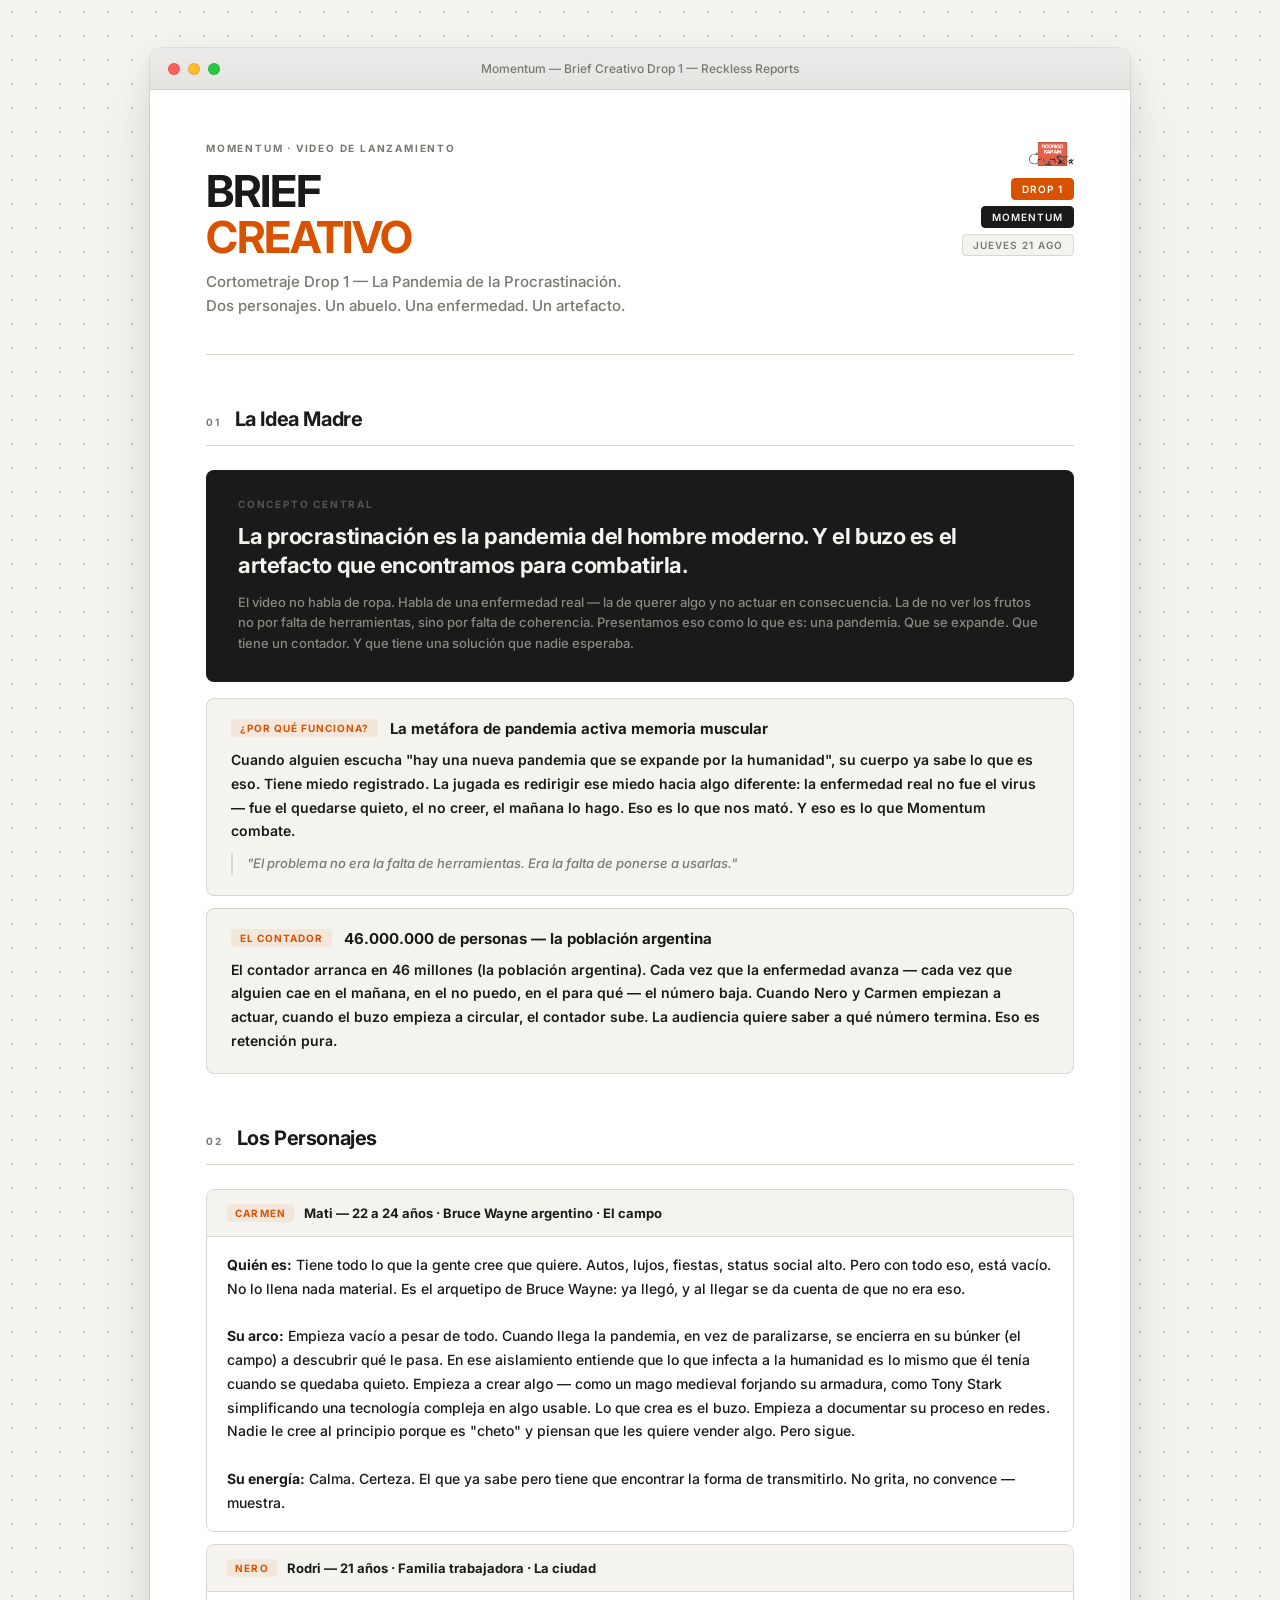
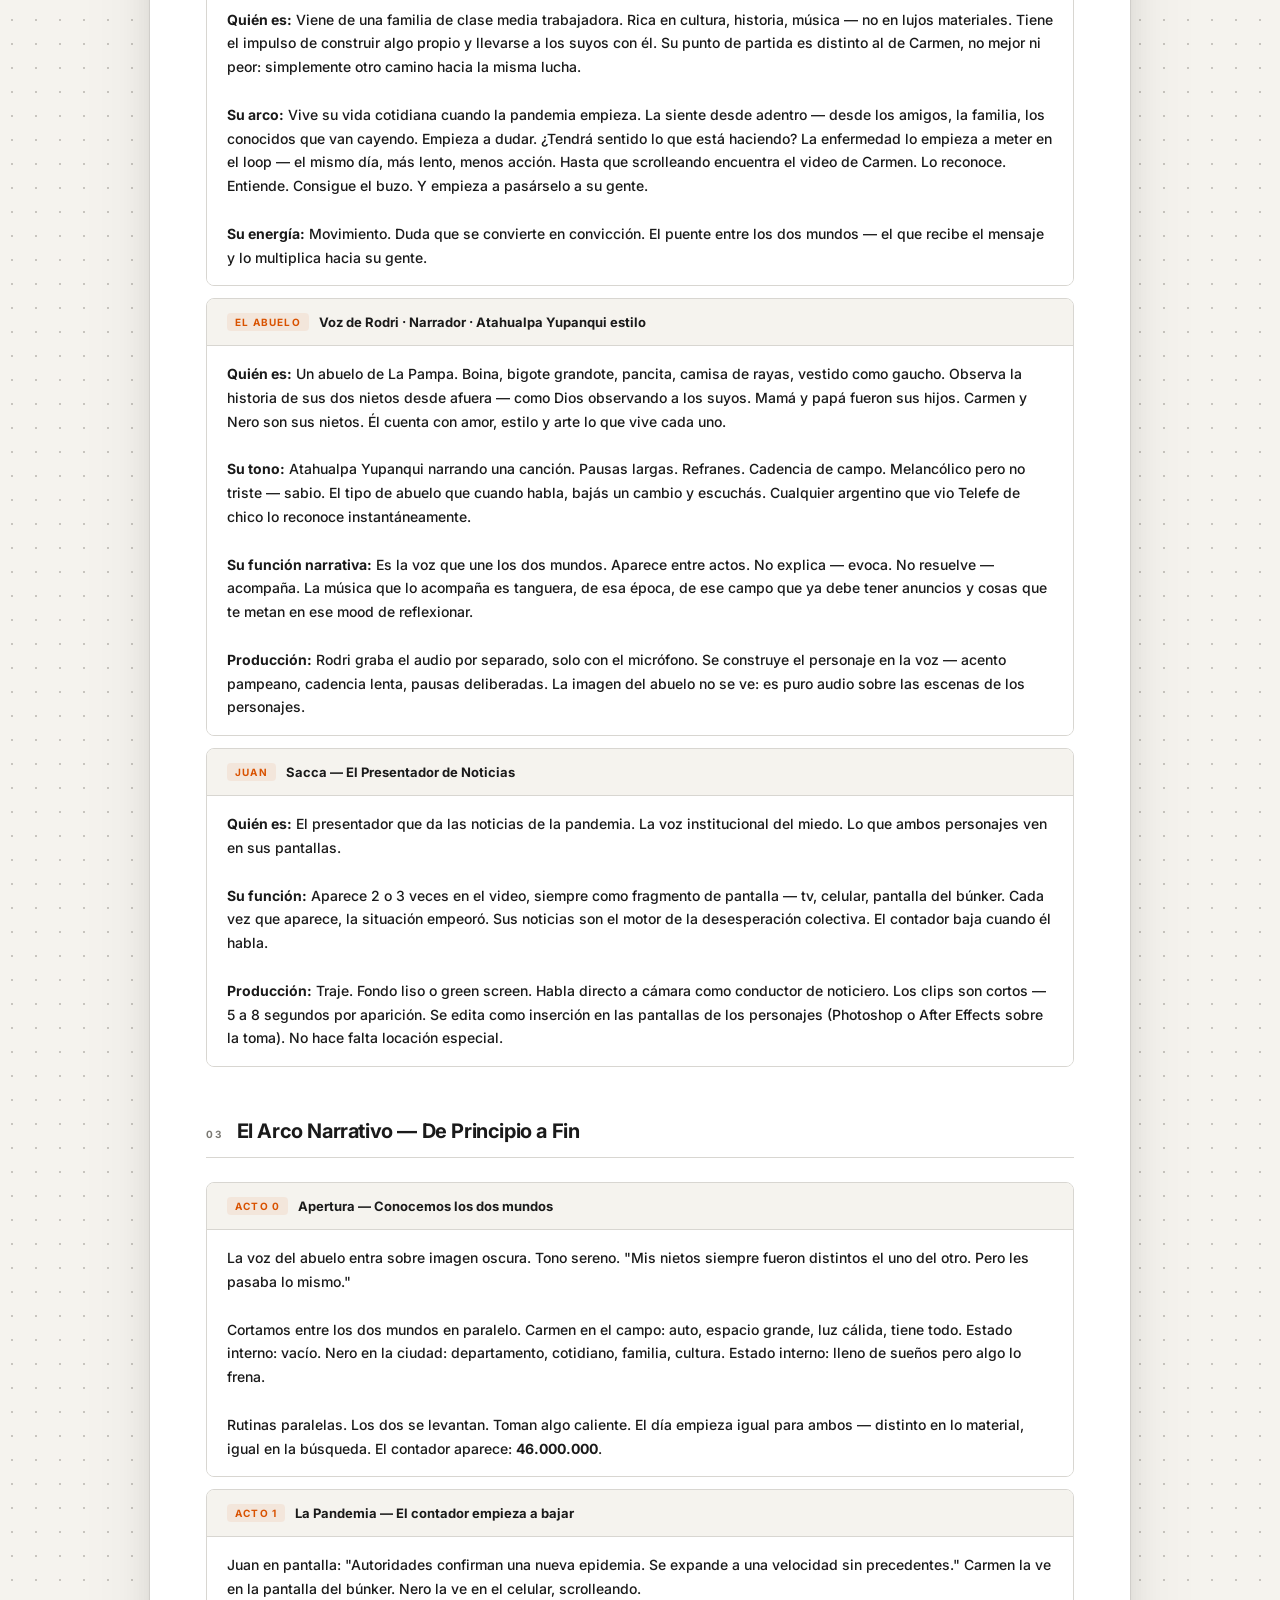
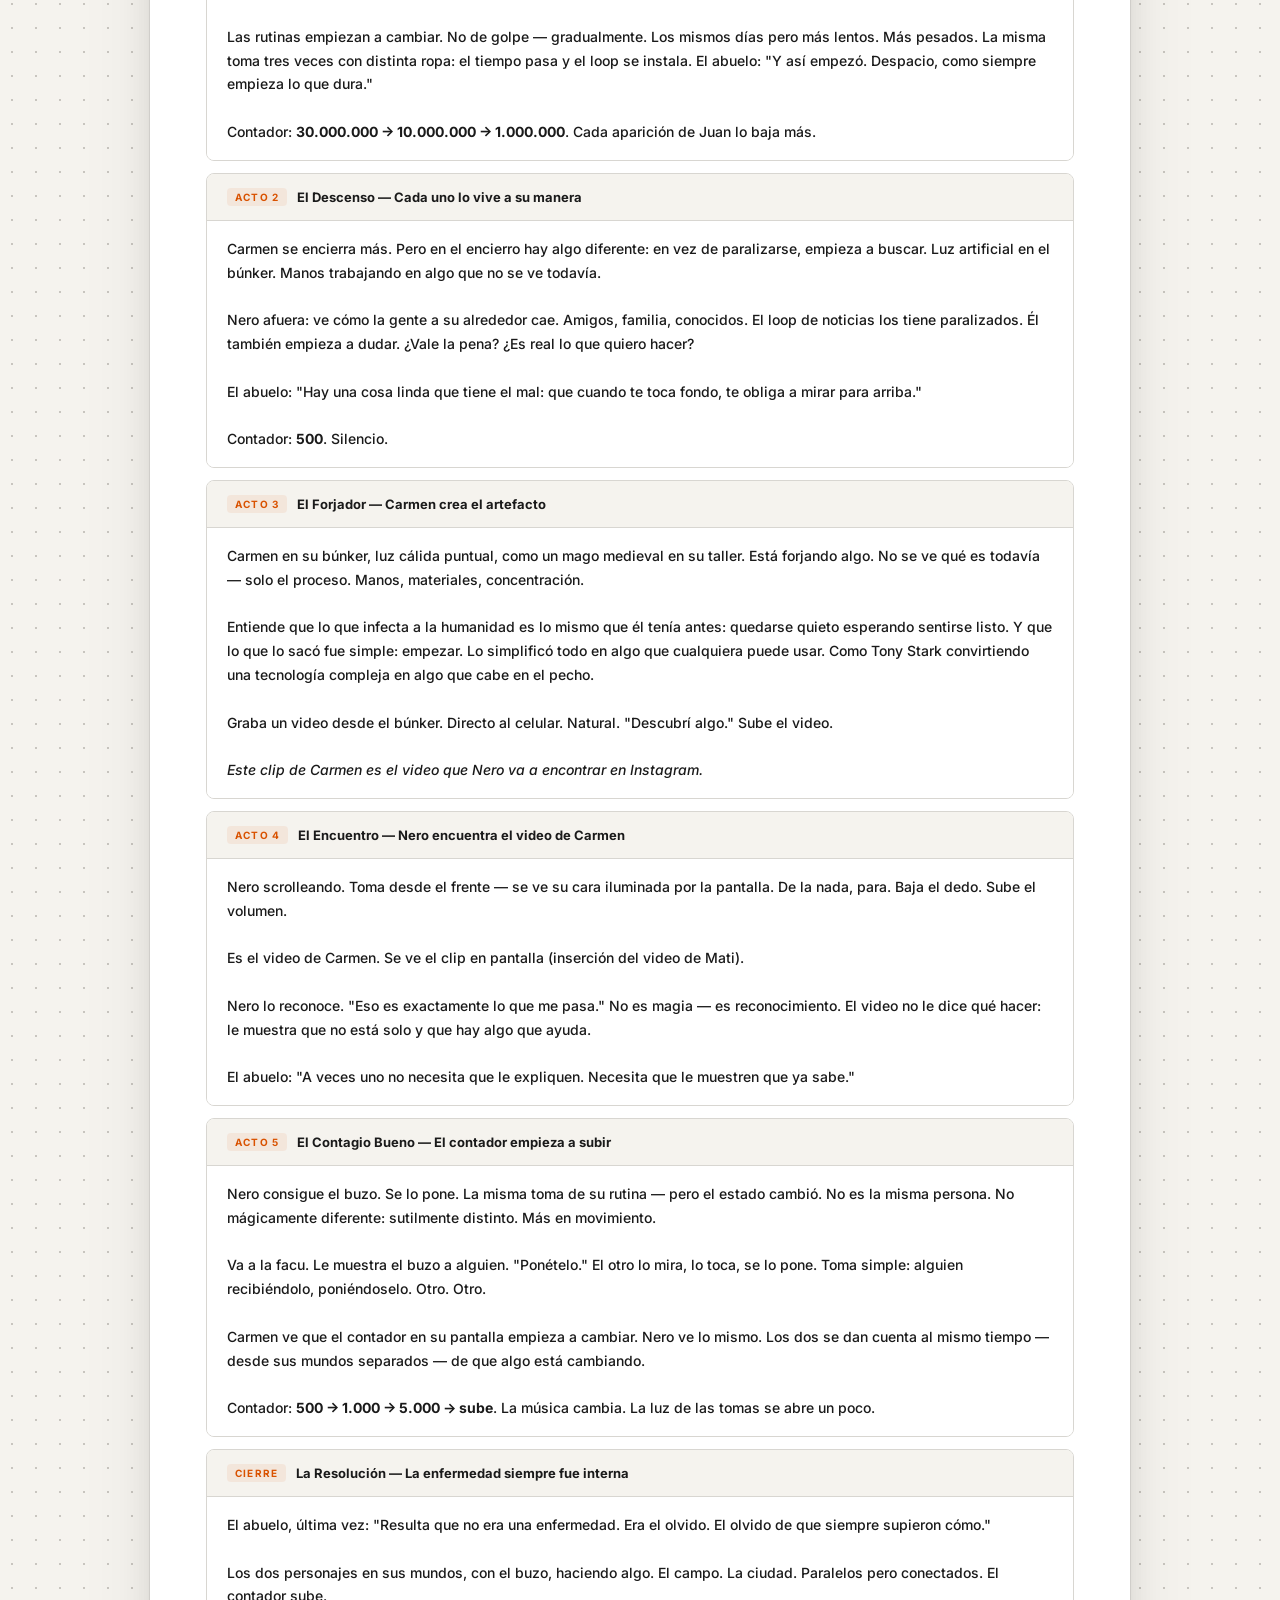
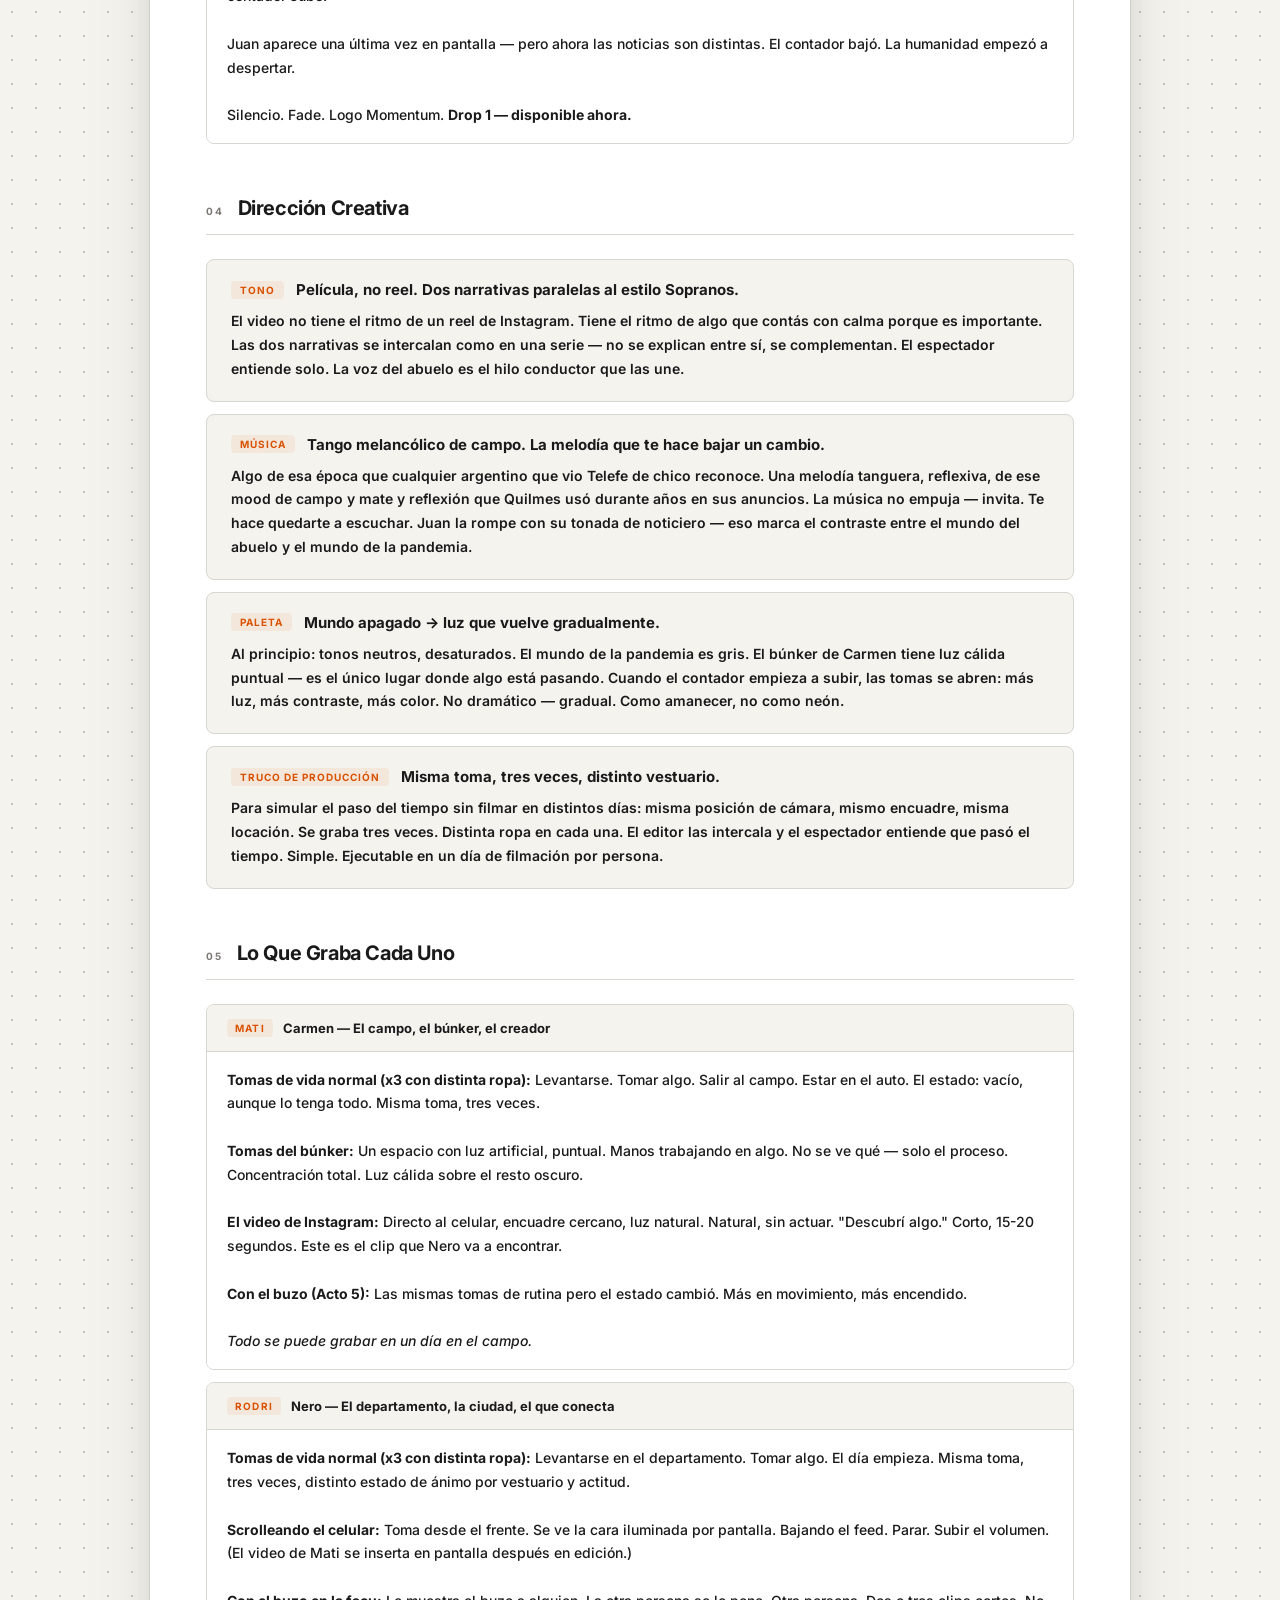
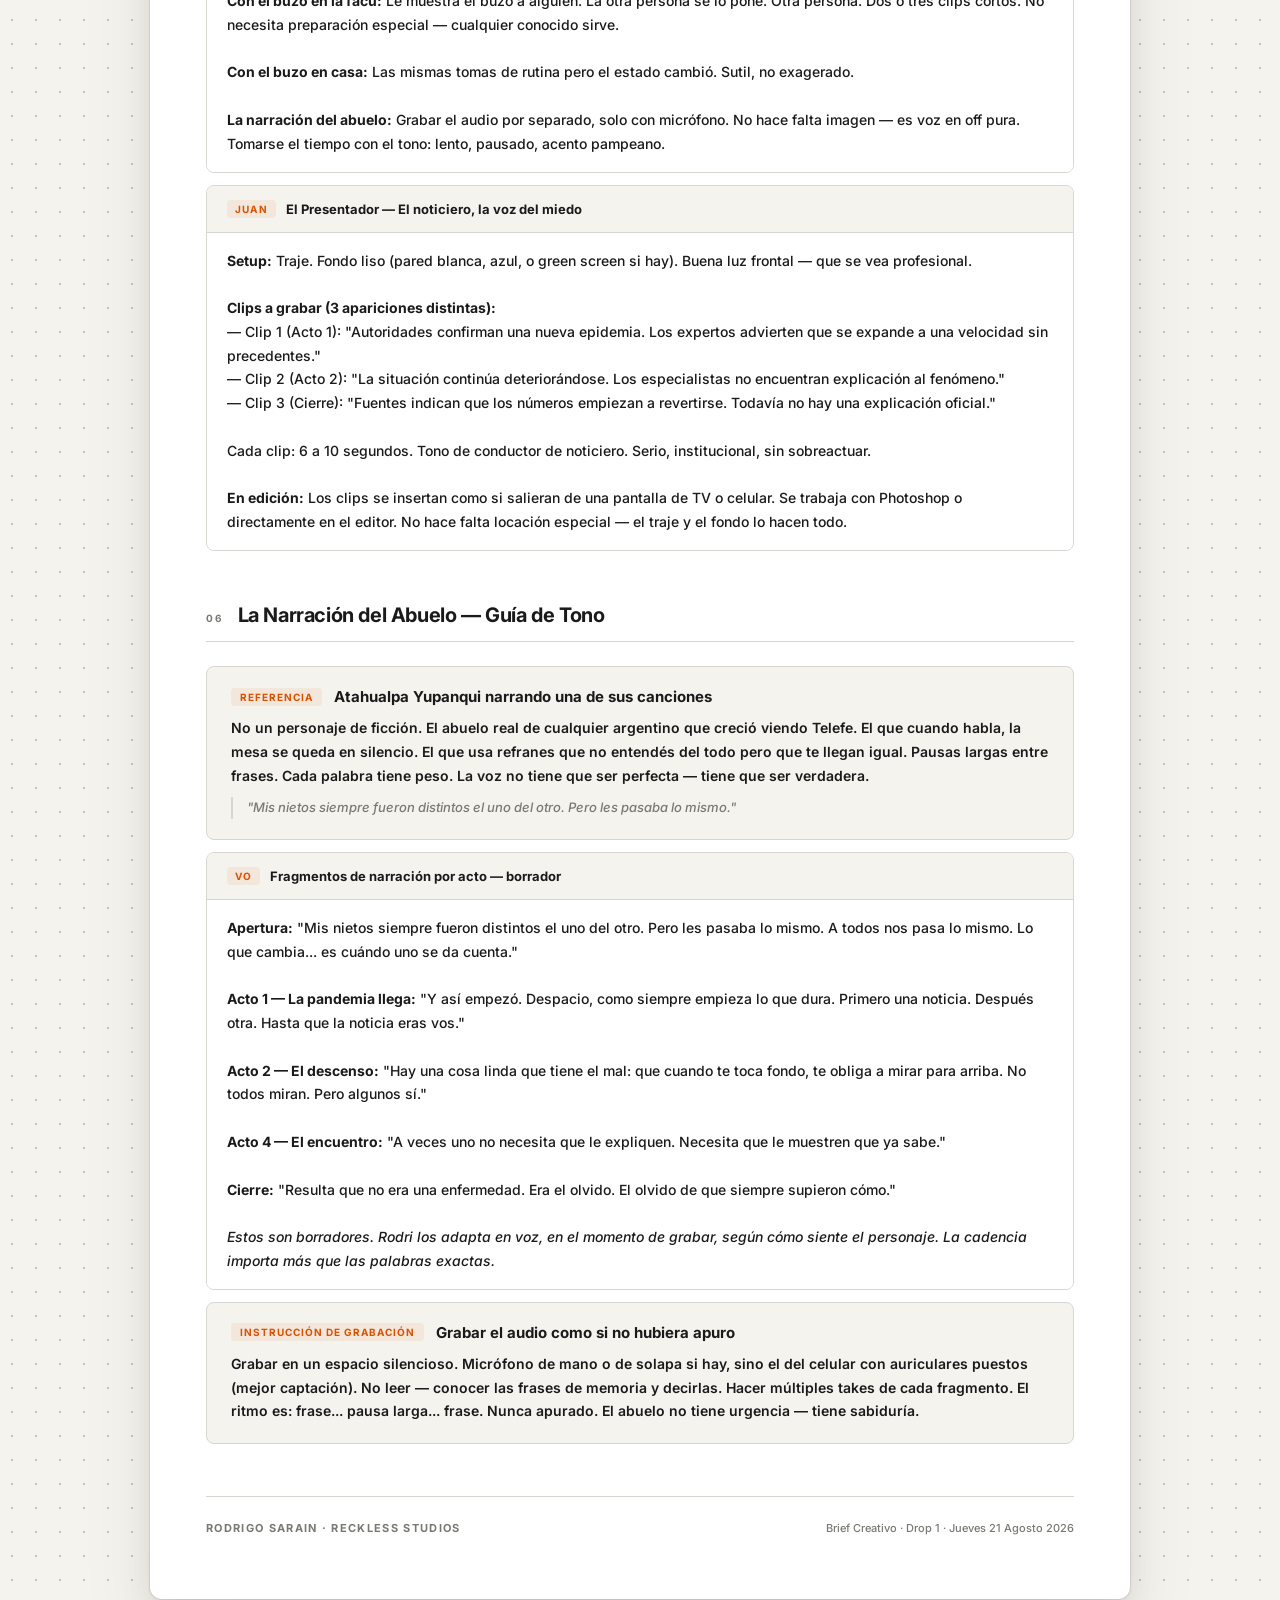
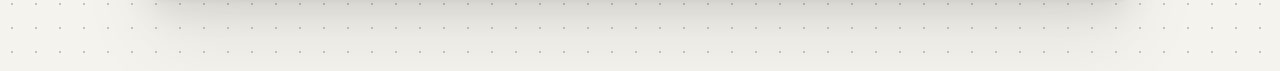
<file: reports/momentum-brief-creativo-drop1/index.html>
<!DOCTYPE html>
<html lang="es">
<head>
  <meta charset="UTF-8">
  <meta name="viewport" content="width=device-width, initial-scale=1.0">
  <title>Momentum — Brief Creativo Drop 1 — Reckless Reports</title>
  <link rel="icon" type="image/png" href="../../assets/logo.png">
  <link rel="preconnect" href="https://fonts.googleapis.com">
  <link rel="preconnect" href="https://fonts.gstatic.com" crossorigin>
  <link href="https://fonts.googleapis.com/css2?family=Inter:wght@400;500;600;700&display=swap" rel="stylesheet">
  <link rel="stylesheet" href="../../assets/style.css">
</head>
<body>
<div class="window-page-wrap">
<div class="window window-page">

  <div class="window-chrome">
    <div class="traffic-lights">
      <div class="tl tl-red"></div>
      <div class="tl tl-yellow"></div>
      <div class="tl tl-green"></div>
    </div>
    <div class="chrome-title">Momentum — Brief Creativo Drop 1 — Reckless Reports</div>
    <div class="chrome-spacer"></div>
  </div>

  <div class="report-body">

    <div class="report-header">
      <div class="header-left">
        <div class="report-eyebrow">Momentum · Video de Lanzamiento</div>
        <div class="report-title">BRIEF<br><span class="signal">CREATIVO</span></div>
        <div class="report-subtitle">Cortometraje Drop 1 — La Pandemia de la Procrastinación.<br>Dos personajes. Un abuelo. Una enfermedad. Un artefacto.</div>
      </div>
      <div class="header-right">
        <img class="header-logo" src="../../assets/logo.png" alt="Reckless Studios">
        <div class="meta-badges">
          <div class="badge signal-badge">Drop 1</div>
          <div class="badge mode-badge">Momentum</div>
          <div class="badge">Jueves 21 Ago</div>
        </div>
      </div>
    </div>

    <!-- 01 LA IDEA MADRE -->
    <div class="section">
      <div class="section-header">
        <span class="sec-num">01</span>
        <span class="sec-title">La Idea Madre</span>
      </div>

      <div class="filter-box">
        <div class="filter-label">Concepto Central</div>
        <div class="filter-statement">La procrastinación es la pandemia del hombre moderno. Y el buzo es el artefacto que encontramos para combatirla.</div>
        <div class="filter-sub">El video no habla de ropa. Habla de una enfermedad real — la de querer algo y no actuar en consecuencia. La de no ver los frutos no por falta de herramientas, sino por falta de coherencia. Presentamos eso como lo que es: una pandemia. Que se expande. Que tiene un contador. Y que tiene una solución que nadie esperaba.</div>
      </div>

      <div class="theme-block" style="margin-top:16px;">
        <div class="theme-header">
          <div class="theme-tag">¿Por qué funciona?</div>
          <div class="theme-name">La metáfora de pandemia activa memoria muscular</div>
        </div>
        <div class="theme-body">Cuando alguien escucha "hay una nueva pandemia que se expande por la humanidad", su cuerpo ya sabe lo que es eso. Tiene miedo registrado. La jugada es redirigir ese miedo hacia algo diferente: la enfermedad real no fue el virus — fue el quedarse quieto, el no creer, el mañana lo hago. Eso es lo que nos mató. Y eso es lo que Momentum combate.</div>
        <div class="theme-quote">"El problema no era la falta de herramientas. Era la falta de ponerse a usarlas."</div>
      </div>

      <div class="theme-block">
        <div class="theme-header">
          <div class="theme-tag">El Contador</div>
          <div class="theme-name">46.000.000 de personas — la población argentina</div>
        </div>
        <div class="theme-body">El contador arranca en 46 millones (la población argentina). Cada vez que la enfermedad avanza — cada vez que alguien cae en el mañana, en el no puedo, en el para qué — el número baja. Cuando Nero y Carmen empiezan a actuar, cuando el buzo empieza a circular, el contador sube. La audiencia quiere saber a qué número termina. Eso es retención pura.</div>
      </div>
    </div>

    <!-- 02 LOS PERSONAJES -->
    <div class="section">
      <div class="section-header">
        <span class="sec-num">02</span>
        <span class="sec-title">Los Personajes</span>
      </div>

      <div class="prfaq-block">
        <div class="prfaq-header">
          <div class="prfaq-tag pr">CARMEN</div>
          <div class="prfaq-label">Mati — 22 a 24 años · Bruce Wayne argentino · El campo</div>
        </div>
        <div class="prfaq-body">
          <strong>Quién es:</strong> Tiene todo lo que la gente cree que quiere. Autos, lujos, fiestas, status social alto. Pero con todo eso, está vacío. No lo llena nada material. Es el arquetipo de Bruce Wayne: ya llegó, y al llegar se da cuenta de que no era eso.<br><br>
          <strong>Su arco:</strong> Empieza vacío a pesar de todo. Cuando llega la pandemia, en vez de paralizarse, se encierra en su búnker (el campo) a descubrir qué le pasa. En ese aislamiento entiende que lo que infecta a la humanidad es lo mismo que él tenía cuando se quedaba quieto. Empieza a crear algo — como un mago medieval forjando su armadura, como Tony Stark simplificando una tecnología compleja en algo usable. Lo que crea es el buzo. Empieza a documentar su proceso en redes. Nadie le cree al principio porque es "cheto" y piensan que les quiere vender algo. Pero sigue.<br><br>
          <strong>Su energía:</strong> Calma. Certeza. El que ya sabe pero tiene que encontrar la forma de transmitirlo. No grita, no convence — muestra.
        </div>
      </div>

      <div class="prfaq-block">
        <div class="prfaq-header">
          <div class="prfaq-tag pr">NERO</div>
          <div class="prfaq-label">Rodri — 21 años · Familia trabajadora · La ciudad</div>
        </div>
        <div class="prfaq-body">
          <strong>Quién es:</strong> Viene de una familia de clase media trabajadora. Rica en cultura, historia, música — no en lujos materiales. Tiene el impulso de construir algo propio y llevarse a los suyos con él. Su punto de partida es distinto al de Carmen, no mejor ni peor: simplemente otro camino hacia la misma lucha.<br><br>
          <strong>Su arco:</strong> Vive su vida cotidiana cuando la pandemia empieza. La siente desde adentro — desde los amigos, la familia, los conocidos que van cayendo. Empieza a dudar. ¿Tendrá sentido lo que está haciendo? La enfermedad lo empieza a meter en el loop — el mismo día, más lento, menos acción. Hasta que scrolleando encuentra el video de Carmen. Lo reconoce. Entiende. Consigue el buzo. Y empieza a pasárselo a su gente.<br><br>
          <strong>Su energía:</strong> Movimiento. Duda que se convierte en convicción. El puente entre los dos mundos — el que recibe el mensaje y lo multiplica hacia su gente.
        </div>
      </div>

      <div class="prfaq-block">
        <div class="prfaq-header">
          <div class="prfaq-tag pr">EL ABUELO</div>
          <div class="prfaq-label">Voz de Rodri · Narrador · Atahualpa Yupanqui estilo</div>
        </div>
        <div class="prfaq-body">
          <strong>Quién es:</strong> Un abuelo de La Pampa. Boina, bigote grandote, pancita, camisa de rayas, vestido como gaucho. Observa la historia de sus dos nietos desde afuera — como Dios observando a los suyos. Mamá y papá fueron sus hijos. Carmen y Nero son sus nietos. Él cuenta con amor, estilo y arte lo que vive cada uno.<br><br>
          <strong>Su tono:</strong> Atahualpa Yupanqui narrando una canción. Pausas largas. Refranes. Cadencia de campo. Melancólico pero no triste — sabio. El tipo de abuelo que cuando habla, bajás un cambio y escuchás. Cualquier argentino que vio Telefe de chico lo reconoce instantáneamente.<br><br>
          <strong>Su función narrativa:</strong> Es la voz que une los dos mundos. Aparece entre actos. No explica — evoca. No resuelve — acompaña. La música que lo acompaña es tanguera, de esa época, de ese campo que ya debe tener anuncios y cosas que te metan en ese mood de reflexionar.<br><br>
          <strong>Producción:</strong> Rodri graba el audio por separado, solo con el micrófono. Se construye el personaje en la voz — acento pampeano, cadencia lenta, pausas deliberadas. La imagen del abuelo no se ve: es puro audio sobre las escenas de los personajes.
        </div>
      </div>

      <div class="prfaq-block">
        <div class="prfaq-header">
          <div class="prfaq-tag pr">JUAN</div>
          <div class="prfaq-label">Sacca — El Presentador de Noticias</div>
        </div>
        <div class="prfaq-body">
          <strong>Quién es:</strong> El presentador que da las noticias de la pandemia. La voz institucional del miedo. Lo que ambos personajes ven en sus pantallas.<br><br>
          <strong>Su función:</strong> Aparece 2 o 3 veces en el video, siempre como fragmento de pantalla — tv, celular, pantalla del búnker. Cada vez que aparece, la situación empeoró. Sus noticias son el motor de la desesperación colectiva. El contador baja cuando él habla.<br><br>
          <strong>Producción:</strong> Traje. Fondo liso o green screen. Habla directo a cámara como conductor de noticiero. Los clips son cortos — 5 a 8 segundos por aparición. Se edita como inserción en las pantallas de los personajes (Photoshop o After Effects sobre la toma). No hace falta locación especial.
        </div>
      </div>
    </div>

    <!-- 03 EL ARCO NARRATIVO -->
    <div class="section">
      <div class="section-header">
        <span class="sec-num">03</span>
        <span class="sec-title">El Arco Narrativo — De Principio a Fin</span>
      </div>

      <div class="prfaq-block">
        <div class="prfaq-header">
          <div class="prfaq-tag pr">ACTO 0</div>
          <div class="prfaq-label">Apertura — Conocemos los dos mundos</div>
        </div>
        <div class="prfaq-body">
          La voz del abuelo entra sobre imagen oscura. Tono sereno. "Mis nietos siempre fueron distintos el uno del otro. Pero les pasaba lo mismo."<br><br>
          Cortamos entre los dos mundos en paralelo. Carmen en el campo: auto, espacio grande, luz cálida, tiene todo. Estado interno: vacío. Nero en la ciudad: departamento, cotidiano, familia, cultura. Estado interno: lleno de sueños pero algo lo frena.<br><br>
          Rutinas paralelas. Los dos se levantan. Toman algo caliente. El día empieza igual para ambos — distinto en lo material, igual en la búsqueda. El contador aparece: <strong>46.000.000</strong>.
        </div>
      </div>

      <div class="prfaq-block">
        <div class="prfaq-header">
          <div class="prfaq-tag pr">ACTO 1</div>
          <div class="prfaq-label">La Pandemia — El contador empieza a bajar</div>
        </div>
        <div class="prfaq-body">
          Juan en pantalla: "Autoridades confirman una nueva epidemia. Se expande a una velocidad sin precedentes." Carmen la ve en la pantalla del búnker. Nero la ve en el celular, scrolleando.<br><br>
          Las rutinas empiezan a cambiar. No de golpe — gradualmente. Los mismos días pero más lentos. Más pesados. La misma toma tres veces con distinta ropa: el tiempo pasa y el loop se instala. El abuelo: "Y así empezó. Despacio, como siempre empieza lo que dura."<br><br>
          Contador: <strong>30.000.000 → 10.000.000 → 1.000.000</strong>. Cada aparición de Juan lo baja más.
        </div>
      </div>

      <div class="prfaq-block">
        <div class="prfaq-header">
          <div class="prfaq-tag pr">ACTO 2</div>
          <div class="prfaq-label">El Descenso — Cada uno lo vive a su manera</div>
        </div>
        <div class="prfaq-body">
          Carmen se encierra más. Pero en el encierro hay algo diferente: en vez de paralizarse, empieza a buscar. Luz artificial en el búnker. Manos trabajando en algo que no se ve todavía.<br><br>
          Nero afuera: ve cómo la gente a su alrededor cae. Amigos, familia, conocidos. El loop de noticias los tiene paralizados. Él también empieza a dudar. ¿Vale la pena? ¿Es real lo que quiero hacer?<br><br>
          El abuelo: "Hay una cosa linda que tiene el mal: que cuando te toca fondo, te obliga a mirar para arriba."<br><br>
          Contador: <strong>500</strong>. Silencio.
        </div>
      </div>

      <div class="prfaq-block">
        <div class="prfaq-header">
          <div class="prfaq-tag pr">ACTO 3</div>
          <div class="prfaq-label">El Forjador — Carmen crea el artefacto</div>
        </div>
        <div class="prfaq-body">
          Carmen en su búnker, luz cálida puntual, como un mago medieval en su taller. Está forjando algo. No se ve qué es todavía — solo el proceso. Manos, materiales, concentración.<br><br>
          Entiende que lo que infecta a la humanidad es lo mismo que él tenía antes: quedarse quieto esperando sentirse listo. Y que lo que lo sacó fue simple: empezar. Lo simplificó todo en algo que cualquiera puede usar. Como Tony Stark convirtiendo una tecnología compleja en algo que cabe en el pecho.<br><br>
          Graba un video desde el búnker. Directo al celular. Natural. "Descubrí algo." Sube el video.<br><br>
          <em>Este clip de Carmen es el video que Nero va a encontrar en Instagram.</em>
        </div>
      </div>

      <div class="prfaq-block">
        <div class="prfaq-header">
          <div class="prfaq-tag pr">ACTO 4</div>
          <div class="prfaq-label">El Encuentro — Nero encuentra el video de Carmen</div>
        </div>
        <div class="prfaq-body">
          Nero scrolleando. Toma desde el frente — se ve su cara iluminada por la pantalla. De la nada, para. Baja el dedo. Sube el volumen.<br><br>
          Es el video de Carmen. Se ve el clip en pantalla (inserción del video de Mati).<br><br>
          Nero lo reconoce. "Eso es exactamente lo que me pasa." No es magia — es reconocimiento. El video no le dice qué hacer: le muestra que no está solo y que hay algo que ayuda.<br><br>
          El abuelo: "A veces uno no necesita que le expliquen. Necesita que le muestren que ya sabe."
        </div>
      </div>

      <div class="prfaq-block">
        <div class="prfaq-header">
          <div class="prfaq-tag pr">ACTO 5</div>
          <div class="prfaq-label">El Contagio Bueno — El contador empieza a subir</div>
        </div>
        <div class="prfaq-body">
          Nero consigue el buzo. Se lo pone. La misma toma de su rutina — pero el estado cambió. No es la misma persona. No mágicamente diferente: sutilmente distinto. Más en movimiento.<br><br>
          Va a la facu. Le muestra el buzo a alguien. "Ponételo." El otro lo mira, lo toca, se lo pone. Toma simple: alguien recibiéndolo, poniéndoselo. Otro. Otro.<br><br>
          Carmen ve que el contador en su pantalla empieza a cambiar. Nero ve lo mismo. Los dos se dan cuenta al mismo tiempo — desde sus mundos separados — de que algo está cambiando.<br><br>
          Contador: <strong>500 → 1.000 → 5.000 → sube</strong>. La música cambia. La luz de las tomas se abre un poco.
        </div>
      </div>

      <div class="prfaq-block">
        <div class="prfaq-header">
          <div class="prfaq-tag pr">CIERRE</div>
          <div class="prfaq-label">La Resolución — La enfermedad siempre fue interna</div>
        </div>
        <div class="prfaq-body">
          El abuelo, última vez: "Resulta que no era una enfermedad. Era el olvido. El olvido de que siempre supieron cómo."<br><br>
          Los dos personajes en sus mundos, con el buzo, haciendo algo. El campo. La ciudad. Paralelos pero conectados. El contador sube.<br><br>
          Juan aparece una última vez en pantalla — pero ahora las noticias son distintas. El contador bajó. La humanidad empezó a despertar.<br><br>
          Silencio. Fade. Logo Momentum. <strong>Drop 1 — disponible ahora.</strong>
        </div>
      </div>
    </div>

    <!-- 04 DIRECCIÓN CREATIVA -->
    <div class="section">
      <div class="section-header">
        <span class="sec-num">04</span>
        <span class="sec-title">Dirección Creativa</span>
      </div>

      <div class="theme-block">
        <div class="theme-header">
          <div class="theme-tag">Tono</div>
          <div class="theme-name">Película, no reel. Dos narrativas paralelas al estilo Sopranos.</div>
        </div>
        <div class="theme-body">El video no tiene el ritmo de un reel de Instagram. Tiene el ritmo de algo que contás con calma porque es importante. Las dos narrativas se intercalan como en una serie — no se explican entre sí, se complementan. El espectador entiende solo. La voz del abuelo es el hilo conductor que las une.</div>
      </div>

      <div class="theme-block">
        <div class="theme-header">
          <div class="theme-tag">Música</div>
          <div class="theme-name">Tango melancólico de campo. La melodía que te hace bajar un cambio.</div>
        </div>
        <div class="theme-body">Algo de esa época que cualquier argentino que vio Telefe de chico reconoce. Una melodía tanguera, reflexiva, de ese mood de campo y mate y reflexión que Quilmes usó durante años en sus anuncios. La música no empuja — invita. Te hace quedarte a escuchar. Juan la rompe con su tonada de noticiero — eso marca el contraste entre el mundo del abuelo y el mundo de la pandemia.</div>
      </div>

      <div class="theme-block">
        <div class="theme-header">
          <div class="theme-tag">Paleta</div>
          <div class="theme-name">Mundo apagado → luz que vuelve gradualmente.</div>
        </div>
        <div class="theme-body">Al principio: tonos neutros, desaturados. El mundo de la pandemia es gris. El búnker de Carmen tiene luz cálida puntual — es el único lugar donde algo está pasando. Cuando el contador empieza a subir, las tomas se abren: más luz, más contraste, más color. No dramático — gradual. Como amanecer, no como neón.</div>
      </div>

      <div class="theme-block">
        <div class="theme-header">
          <div class="theme-tag">Truco de producción</div>
          <div class="theme-name">Misma toma, tres veces, distinto vestuario.</div>
        </div>
        <div class="theme-body">Para simular el paso del tiempo sin filmar en distintos días: misma posición de cámara, mismo encuadre, misma locación. Se graba tres veces. Distinta ropa en cada una. El editor las intercala y el espectador entiende que pasó el tiempo. Simple. Ejecutable en un día de filmación por persona.</div>
      </div>
    </div>

    <!-- 05 LO QUE GRABA CADA UNO -->
    <div class="section">
      <div class="section-header">
        <span class="sec-num">05</span>
        <span class="sec-title">Lo Que Graba Cada Uno</span>
      </div>

      <div class="prfaq-block">
        <div class="prfaq-header">
          <div class="prfaq-tag pr">MATI</div>
          <div class="prfaq-label">Carmen — El campo, el búnker, el creador</div>
        </div>
        <div class="prfaq-body">
          <strong>Tomas de vida normal (x3 con distinta ropa):</strong> Levantarse. Tomar algo. Salir al campo. Estar en el auto. El estado: vacío, aunque lo tenga todo. Misma toma, tres veces.<br><br>
          <strong>Tomas del búnker:</strong> Un espacio con luz artificial, puntual. Manos trabajando en algo. No se ve qué — solo el proceso. Concentración total. Luz cálida sobre el resto oscuro.<br><br>
          <strong>El video de Instagram:</strong> Directo al celular, encuadre cercano, luz natural. Natural, sin actuar. "Descubrí algo." Corto, 15-20 segundos. Este es el clip que Nero va a encontrar.<br><br>
          <strong>Con el buzo (Acto 5):</strong> Las mismas tomas de rutina pero el estado cambió. Más en movimiento, más encendido.<br><br>
          <em>Todo se puede grabar en un día en el campo.</em>
        </div>
      </div>

      <div class="prfaq-block">
        <div class="prfaq-header">
          <div class="prfaq-tag pr">RODRI</div>
          <div class="prfaq-label">Nero — El departamento, la ciudad, el que conecta</div>
        </div>
        <div class="prfaq-body">
          <strong>Tomas de vida normal (x3 con distinta ropa):</strong> Levantarse en el departamento. Tomar algo. El día empieza. Misma toma, tres veces, distinto estado de ánimo por vestuario y actitud.<br><br>
          <strong>Scrolleando el celular:</strong> Toma desde el frente. Se ve la cara iluminada por pantalla. Bajando el feed. Parar. Subir el volumen. (El video de Mati se inserta en pantalla después en edición.)<br><br>
          <strong>Con el buzo en la facu:</strong> Le muestra el buzo a alguien. La otra persona se lo pone. Otra persona. Dos o tres clips cortos. No necesita preparación especial — cualquier conocido sirve.<br><br>
          <strong>Con el buzo en casa:</strong> Las mismas tomas de rutina pero el estado cambió. Sutil, no exagerado.<br><br>
          <strong>La narración del abuelo:</strong> Grabar el audio por separado, solo con micrófono. No hace falta imagen — es voz en off pura. Tomarse el tiempo con el tono: lento, pausado, acento pampeano.
        </div>
      </div>

      <div class="prfaq-block">
        <div class="prfaq-header">
          <div class="prfaq-tag pr">JUAN</div>
          <div class="prfaq-label">El Presentador — El noticiero, la voz del miedo</div>
        </div>
        <div class="prfaq-body">
          <strong>Setup:</strong> Traje. Fondo liso (pared blanca, azul, o green screen si hay). Buena luz frontal — que se vea profesional.<br><br>
          <strong>Clips a grabar (3 apariciones distintas):</strong><br>
          — Clip 1 (Acto 1): "Autoridades confirman una nueva epidemia. Los expertos advierten que se expande a una velocidad sin precedentes."<br>
          — Clip 2 (Acto 2): "La situación continúa deteriorándose. Los especialistas no encuentran explicación al fenómeno."<br>
          — Clip 3 (Cierre): "Fuentes indican que los números empiezan a revertirse. Todavía no hay una explicación oficial."<br><br>
          Cada clip: 6 a 10 segundos. Tono de conductor de noticiero. Serio, institucional, sin sobreactuar.<br><br>
          <strong>En edición:</strong> Los clips se insertan como si salieran de una pantalla de TV o celular. Se trabaja con Photoshop o directamente en el editor. No hace falta locación especial — el traje y el fondo lo hacen todo.
        </div>
      </div>
    </div>

    <!-- 06 LA NARRACIÓN DEL ABUELO -->
    <div class="section">
      <div class="section-header">
        <span class="sec-num">06</span>
        <span class="sec-title">La Narración del Abuelo — Guía de Tono</span>
      </div>

      <div class="theme-block">
        <div class="theme-header">
          <div class="theme-tag">Referencia</div>
          <div class="theme-name">Atahualpa Yupanqui narrando una de sus canciones</div>
        </div>
        <div class="theme-body">No un personaje de ficción. El abuelo real de cualquier argentino que creció viendo Telefe. El que cuando habla, la mesa se queda en silencio. El que usa refranes que no entendés del todo pero que te llegan igual. Pausas largas entre frases. Cada palabra tiene peso. La voz no tiene que ser perfecta — tiene que ser verdadera.</div>
        <div class="theme-quote">"Mis nietos siempre fueron distintos el uno del otro. Pero les pasaba lo mismo."</div>
      </div>

      <div class="prfaq-block">
        <div class="prfaq-header">
          <div class="prfaq-tag pr">VO</div>
          <div class="prfaq-label">Fragmentos de narración por acto — borrador</div>
        </div>
        <div class="prfaq-body">
          <strong>Apertura:</strong> "Mis nietos siempre fueron distintos el uno del otro. Pero les pasaba lo mismo. A todos nos pasa lo mismo. Lo que cambia... es cuándo uno se da cuenta."<br><br>
          <strong>Acto 1 — La pandemia llega:</strong> "Y así empezó. Despacio, como siempre empieza lo que dura. Primero una noticia. Después otra. Hasta que la noticia eras vos."<br><br>
          <strong>Acto 2 — El descenso:</strong> "Hay una cosa linda que tiene el mal: que cuando te toca fondo, te obliga a mirar para arriba. No todos miran. Pero algunos sí."<br><br>
          <strong>Acto 4 — El encuentro:</strong> "A veces uno no necesita que le expliquen. Necesita que le muestren que ya sabe."<br><br>
          <strong>Cierre:</strong> "Resulta que no era una enfermedad. Era el olvido. El olvido de que siempre supieron cómo."<br><br>
          <em>Estos son borradores. Rodri los adapta en voz, en el momento de grabar, según cómo siente el personaje. La cadencia importa más que las palabras exactas.</em>
        </div>
      </div>

      <div class="theme-block">
        <div class="theme-header">
          <div class="theme-tag">Instrucción de grabación</div>
          <div class="theme-name">Grabar el audio como si no hubiera apuro</div>
        </div>
        <div class="theme-body">Grabar en un espacio silencioso. Micrófono de mano o de solapa si hay, sino el del celular con auriculares puestos (mejor captación). No leer — conocer las frases de memoria y decirlas. Hacer múltiples takes de cada fragmento. El ritmo es: frase... pausa larga... frase. Nunca apurado. El abuelo no tiene urgencia — tiene sabiduría.</div>
      </div>
    </div>

    <div class="report-footer">
      <div class="footer-brand">Rodrigo Sarain · Reckless Studios</div>
      <div class="footer-meta">Brief Creativo · Drop 1 · Jueves 21 Agosto 2026</div>
    </div>

  </div>
</div>
</div>
</body>
</html>
</file>
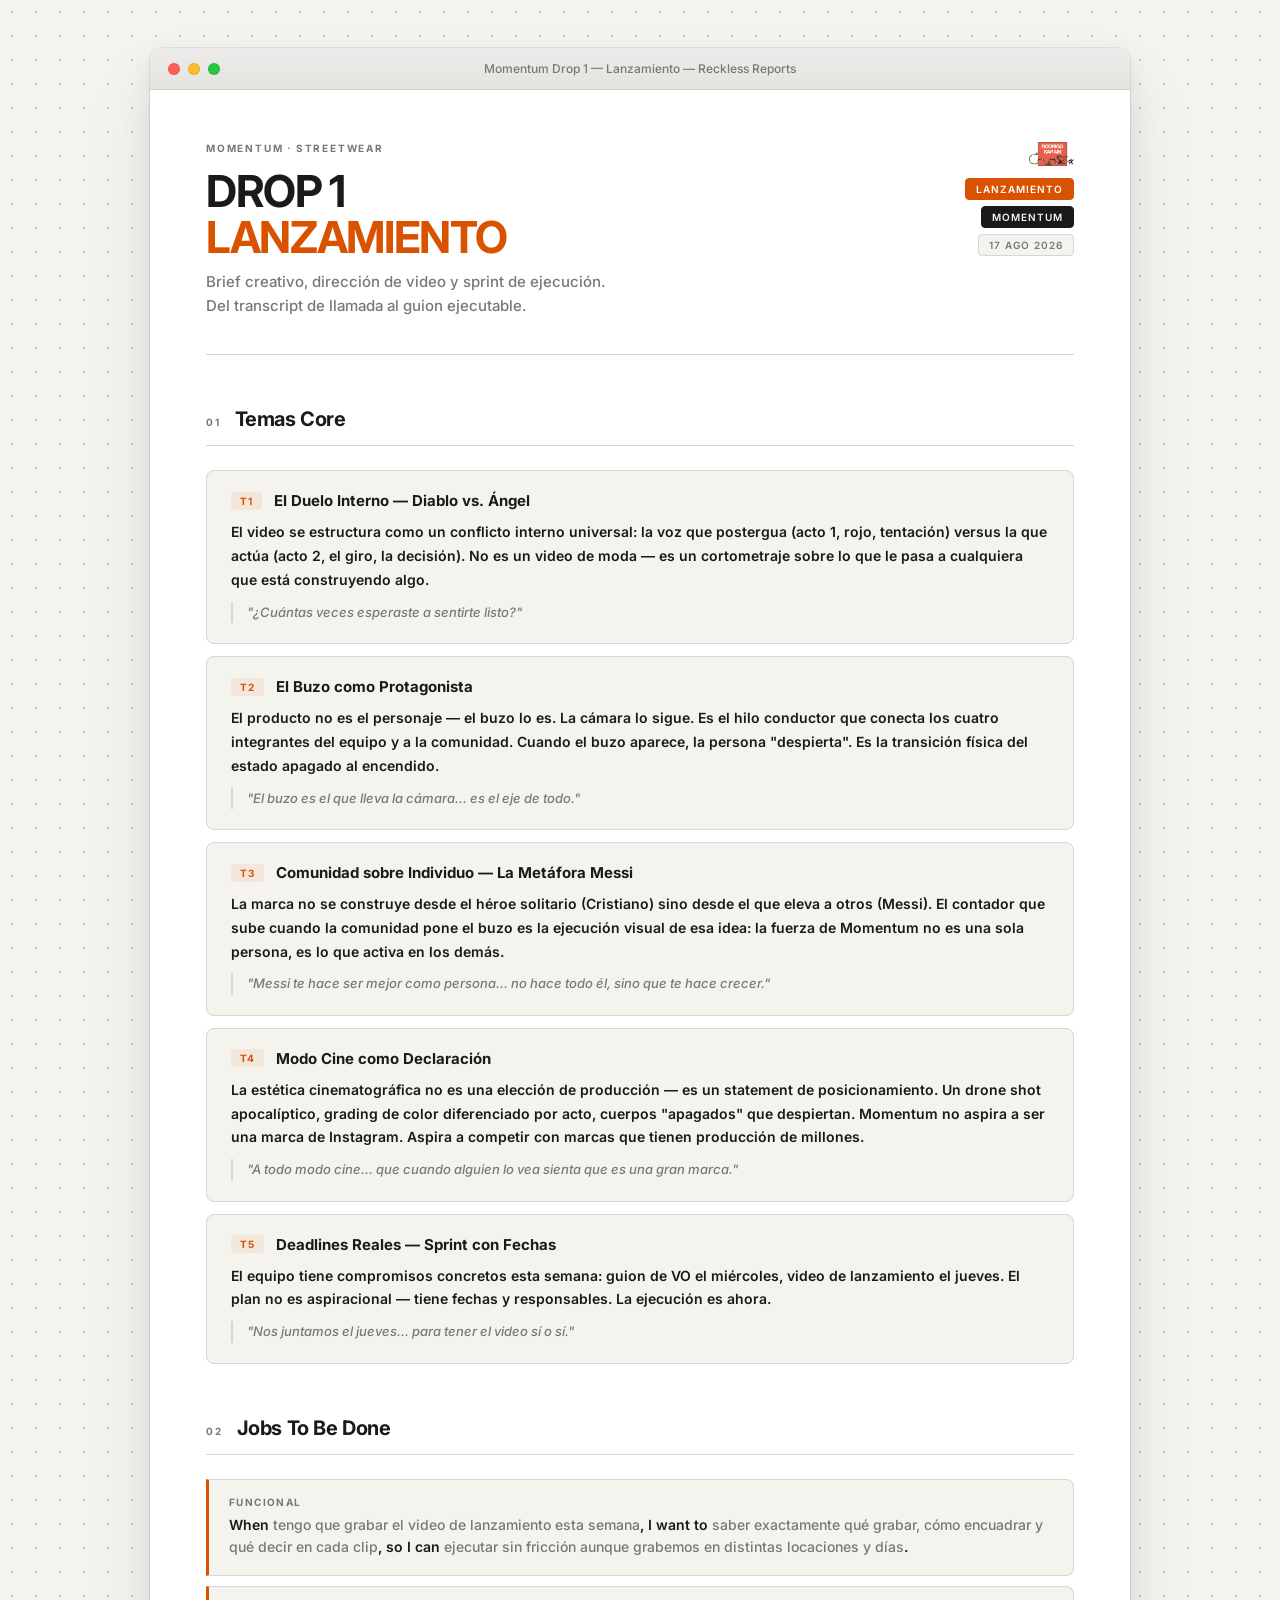
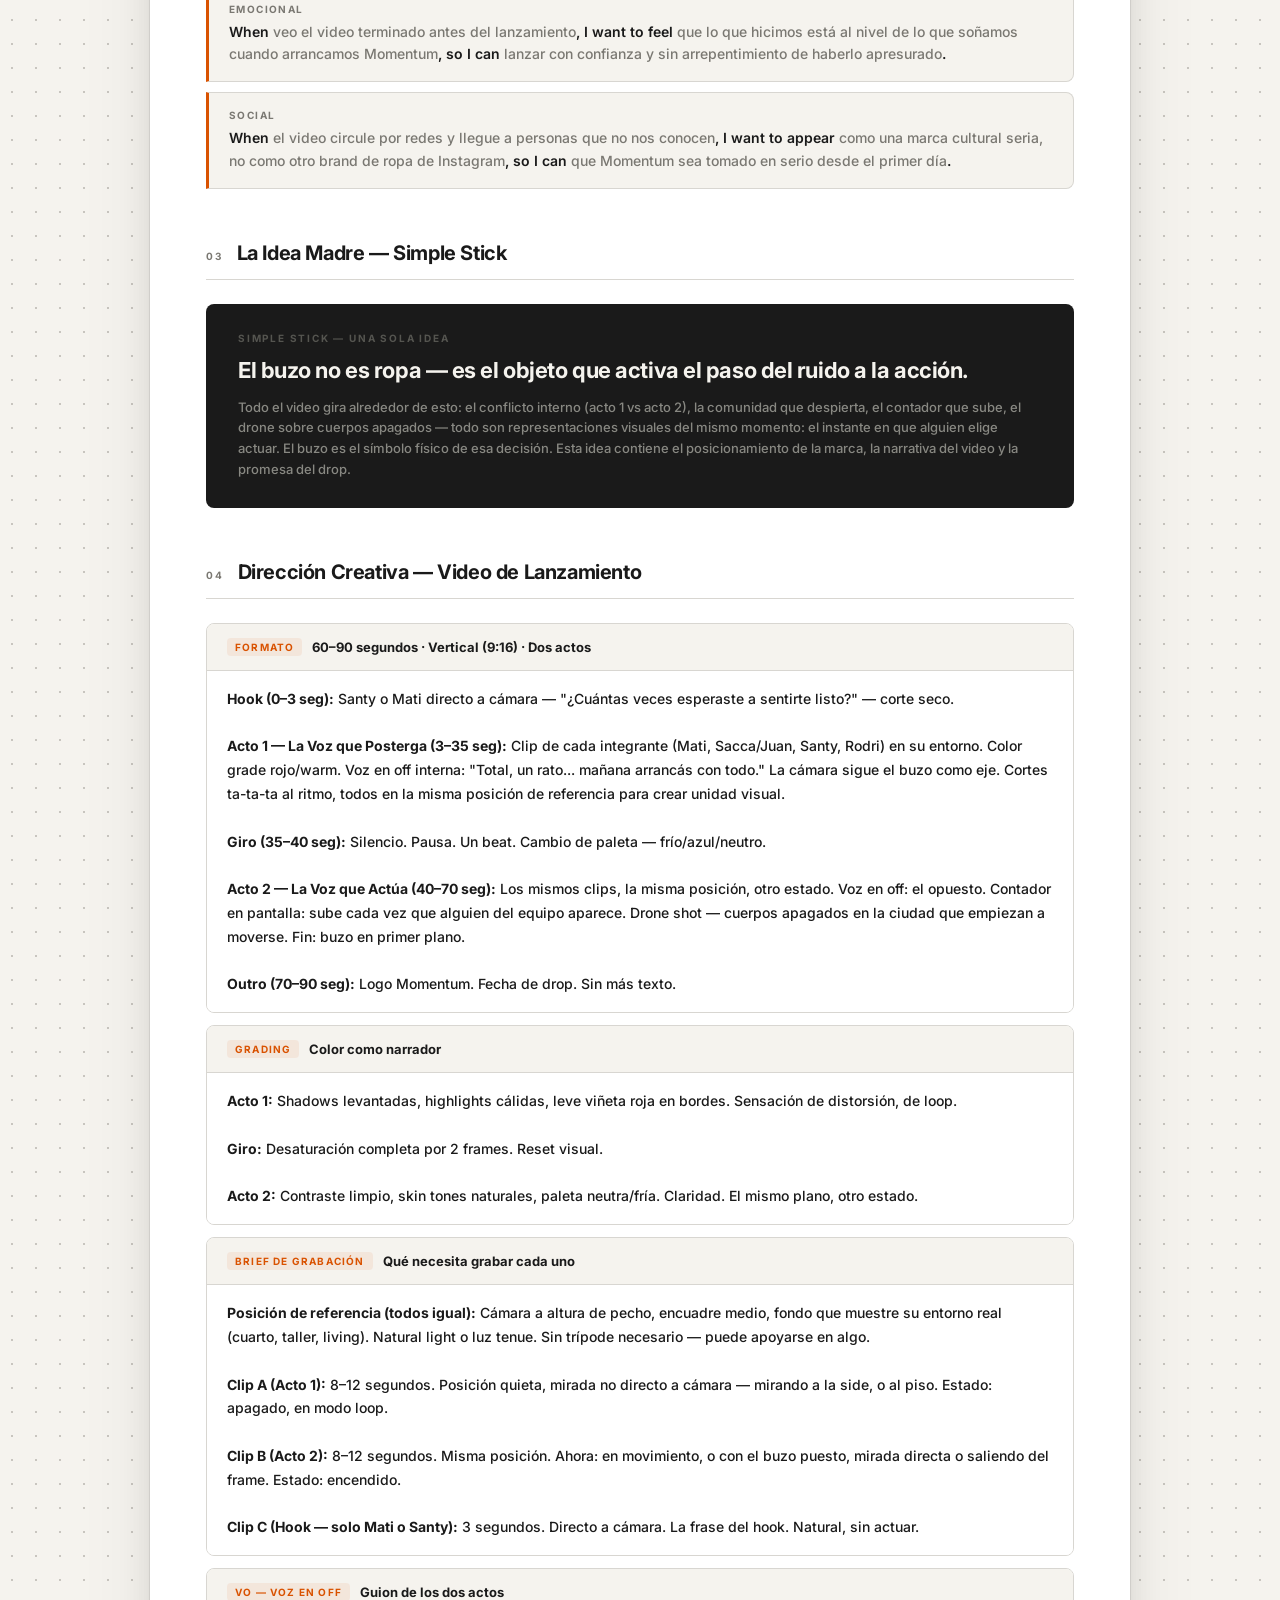
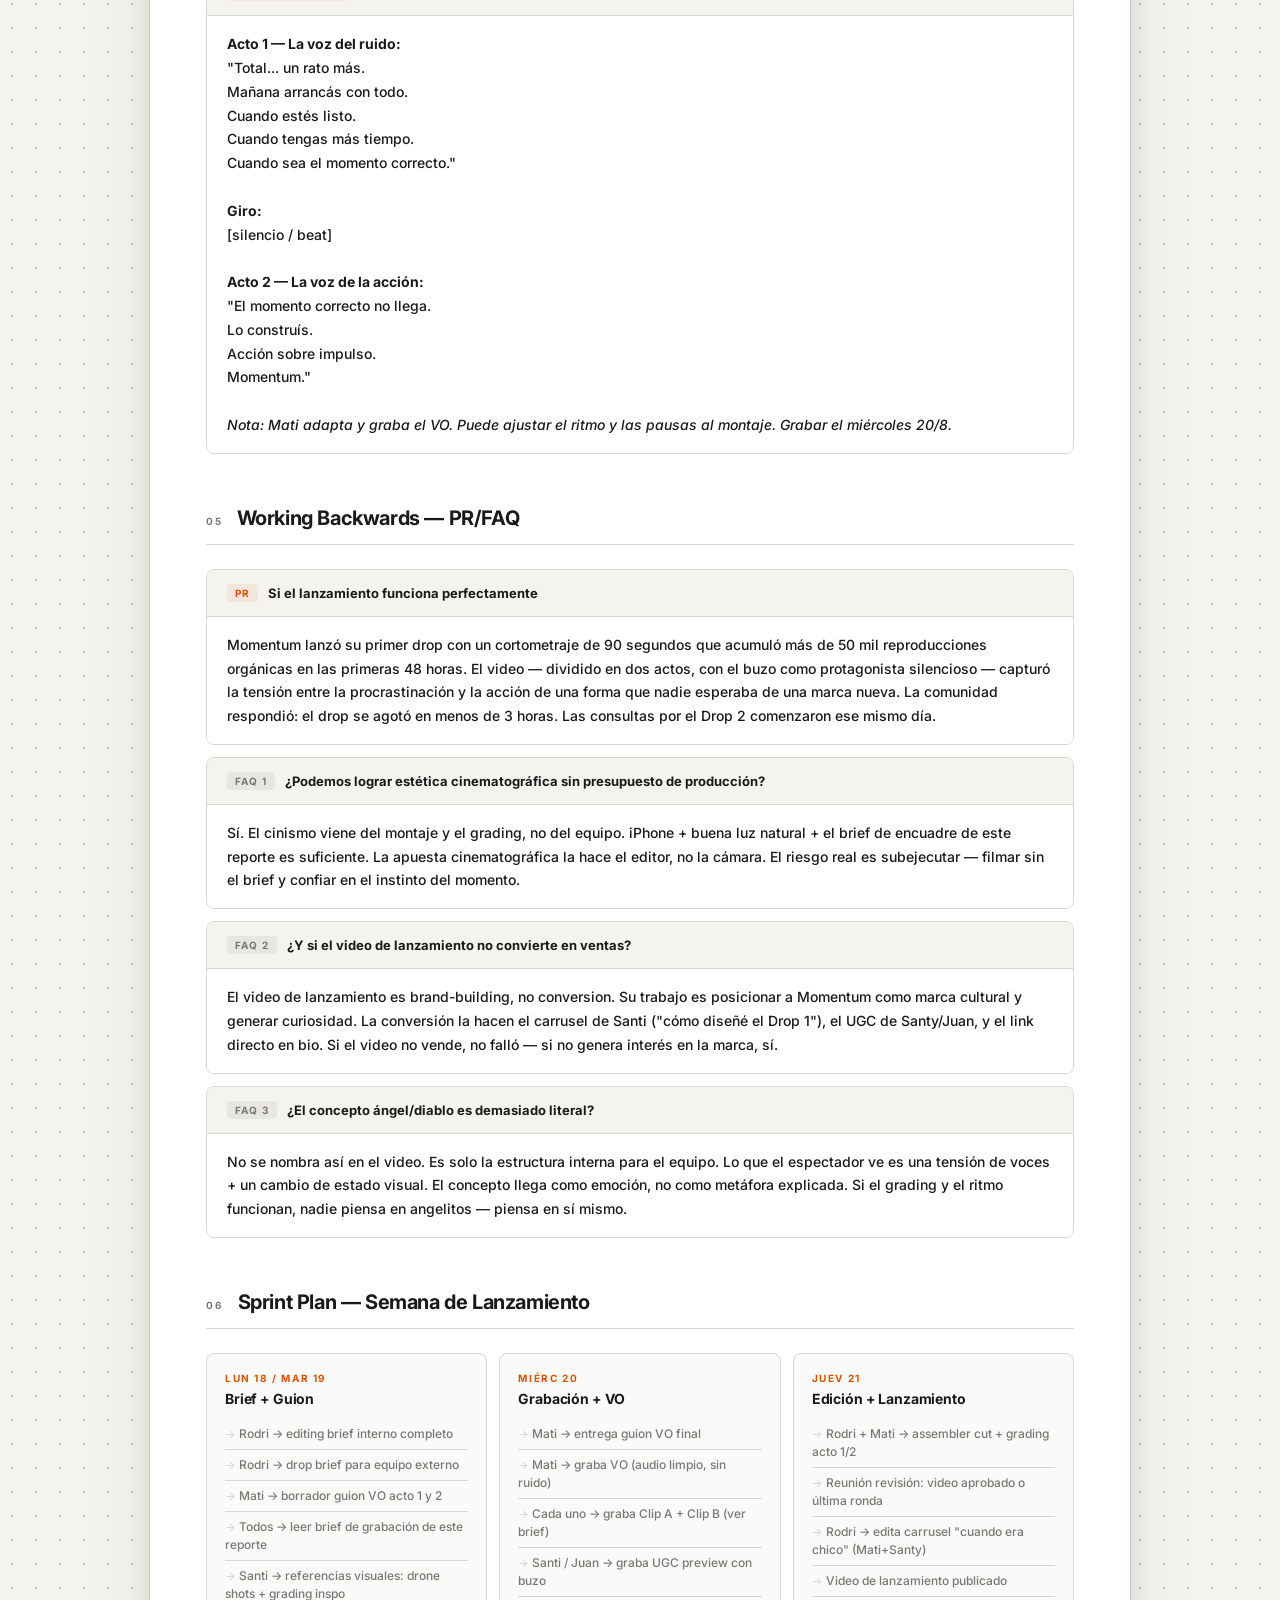
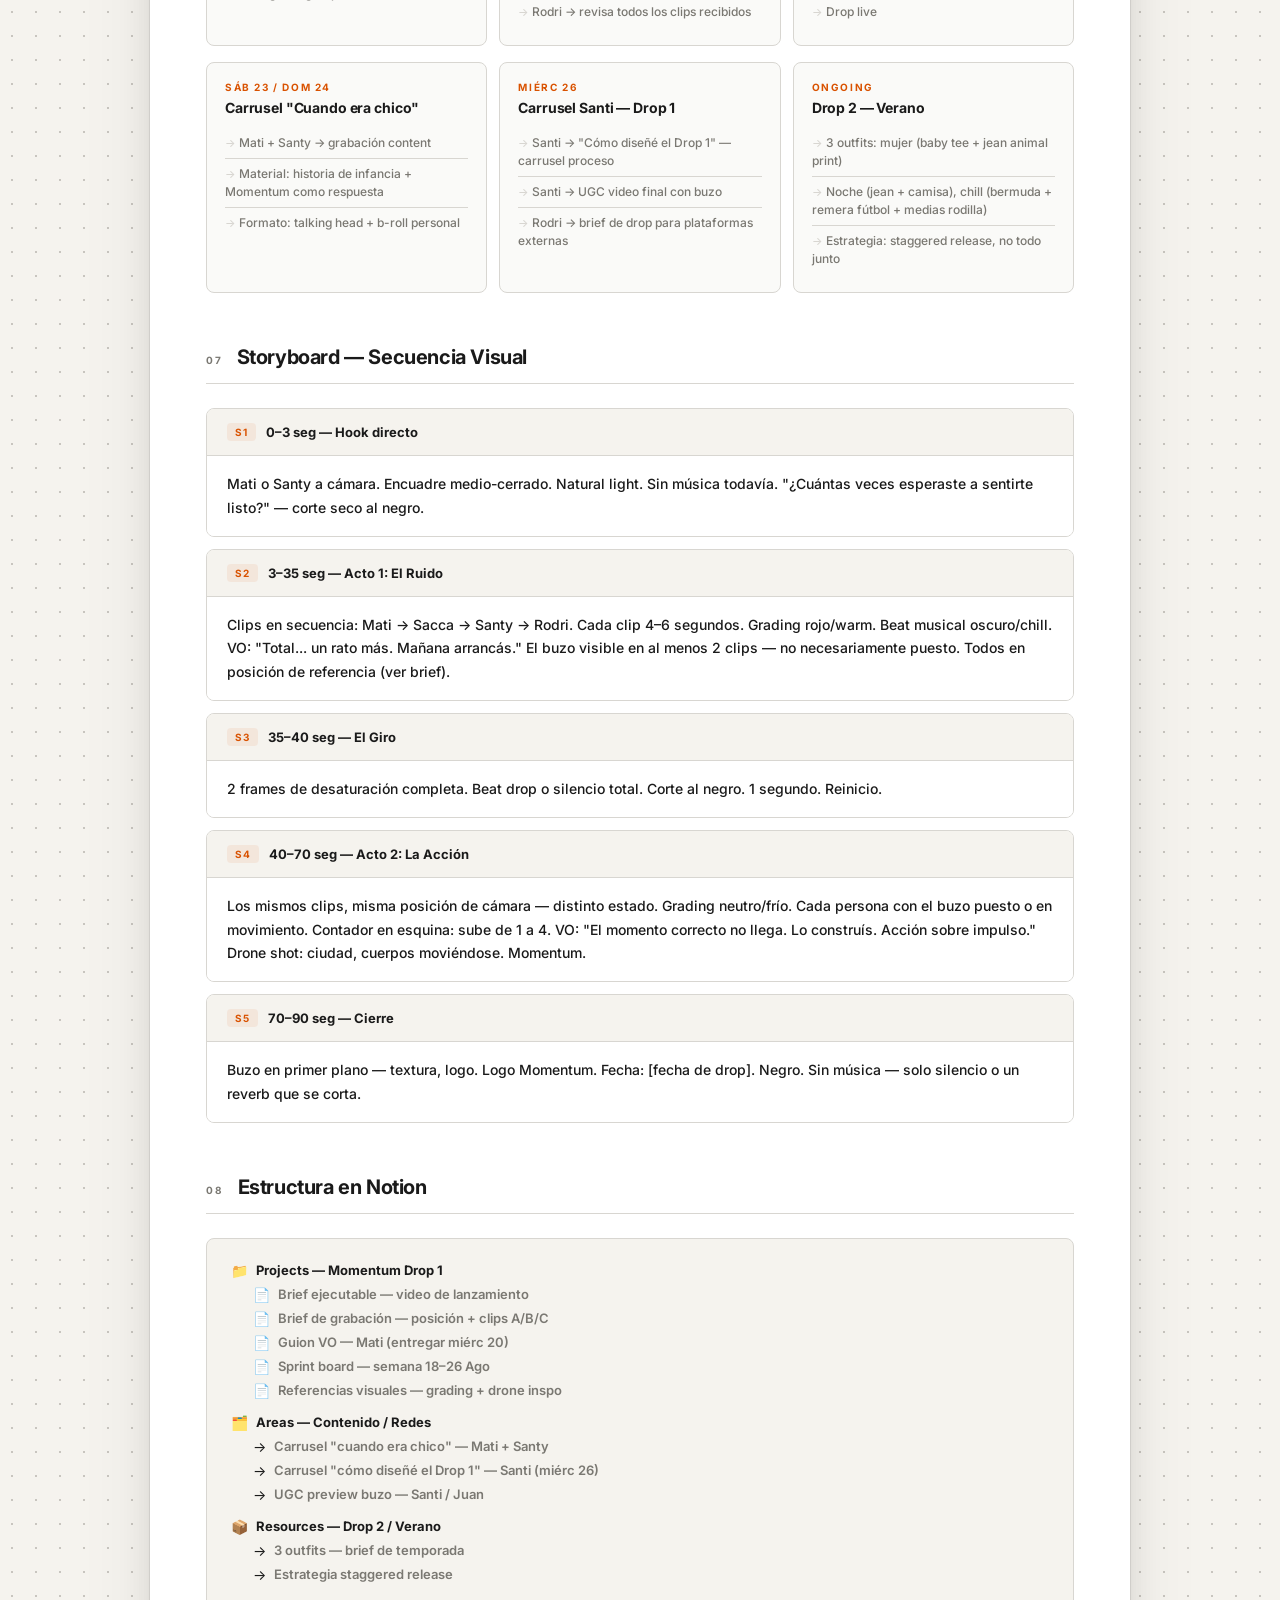
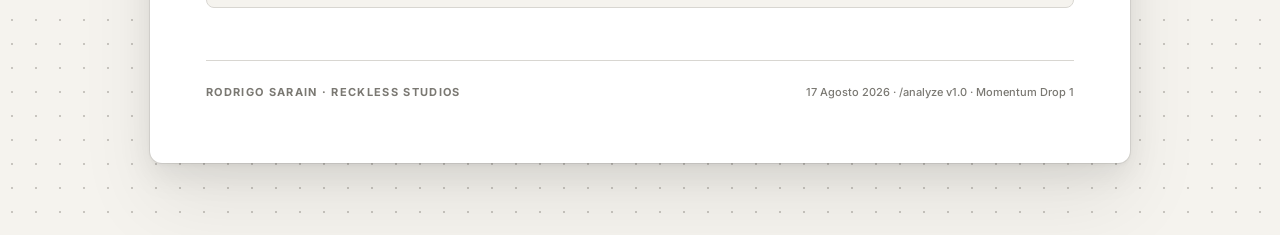
<file: reports/momentum-drop1-launch/index.html>
<!DOCTYPE html>
<html lang="es">
<head>
  <meta charset="UTF-8">
  <meta name="viewport" content="width=device-width, initial-scale=1.0">
  <title>Momentum Drop 1 — Lanzamiento — Reckless Reports</title>
  <link rel="icon" type="image/png" href="../../assets/logo.png">
  <link rel="preconnect" href="https://fonts.googleapis.com">
  <link rel="preconnect" href="https://fonts.gstatic.com" crossorigin>
  <link href="https://fonts.googleapis.com/css2?family=Inter:wght@400;500;600;700&display=swap" rel="stylesheet">
  <link rel="stylesheet" href="../../assets/style.css">
</head>
<body>
<div class="window-page-wrap">
<div class="window window-page">

  <div class="window-chrome">
    <div class="traffic-lights">
      <div class="tl tl-red"></div>
      <div class="tl tl-yellow"></div>
      <div class="tl tl-green"></div>
    </div>
    <div class="chrome-title">Momentum Drop 1 — Lanzamiento — Reckless Reports</div>
    <div class="chrome-spacer"></div>
  </div>

  <div class="report-body">

    <div class="report-header">
      <div class="header-left">
        <div class="report-eyebrow">Momentum · Streetwear</div>
        <div class="report-title">DROP 1<br><span class="signal">LANZAMIENTO</span></div>
        <div class="report-subtitle">Brief creativo, dirección de video y sprint de ejecución.<br>Del transcript de llamada al guion ejecutable.</div>
      </div>
      <div class="header-right">
        <img class="header-logo" src="../../assets/logo.png" alt="Reckless Studios">
        <div class="meta-badges">
          <div class="badge signal-badge">Lanzamiento</div>
          <div class="badge mode-badge">Momentum</div>
          <div class="badge">17 Ago 2026</div>
        </div>
      </div>
    </div>

    <!-- 01 TEMAS CORE -->
    <div class="section">
      <div class="section-header">
        <span class="sec-num">01</span>
        <span class="sec-title">Temas Core</span>
      </div>

      <div class="theme-block">
        <div class="theme-header">
          <div class="theme-tag">T1</div>
          <div class="theme-name">El Duelo Interno — Diablo vs. Ángel</div>
        </div>
        <div class="theme-body">El video se estructura como un conflicto interno universal: la voz que postergua (acto 1, rojo, tentación) versus la que actúa (acto 2, el giro, la decisión). No es un video de moda — es un cortometraje sobre lo que le pasa a cualquiera que está construyendo algo.</div>
        <div class="theme-quote">"¿Cuántas veces esperaste a sentirte listo?"</div>
      </div>

      <div class="theme-block">
        <div class="theme-header">
          <div class="theme-tag">T2</div>
          <div class="theme-name">El Buzo como Protagonista</div>
        </div>
        <div class="theme-body">El producto no es el personaje — el buzo lo es. La cámara lo sigue. Es el hilo conductor que conecta los cuatro integrantes del equipo y a la comunidad. Cuando el buzo aparece, la persona "despierta". Es la transición física del estado apagado al encendido.</div>
        <div class="theme-quote">"El buzo es el que lleva la cámara... es el eje de todo."</div>
      </div>

      <div class="theme-block">
        <div class="theme-header">
          <div class="theme-tag">T3</div>
          <div class="theme-name">Comunidad sobre Individuo — La Metáfora Messi</div>
        </div>
        <div class="theme-body">La marca no se construye desde el héroe solitario (Cristiano) sino desde el que eleva a otros (Messi). El contador que sube cuando la comunidad pone el buzo es la ejecución visual de esa idea: la fuerza de Momentum no es una sola persona, es lo que activa en los demás.</div>
        <div class="theme-quote">"Messi te hace ser mejor como persona... no hace todo él, sino que te hace crecer."</div>
      </div>

      <div class="theme-block">
        <div class="theme-header">
          <div class="theme-tag">T4</div>
          <div class="theme-name">Modo Cine como Declaración</div>
        </div>
        <div class="theme-body">La estética cinematográfica no es una elección de producción — es un statement de posicionamiento. Un drone shot apocalíptico, grading de color diferenciado por acto, cuerpos "apagados" que despiertan. Momentum no aspira a ser una marca de Instagram. Aspira a competir con marcas que tienen producción de millones.</div>
        <div class="theme-quote">"A todo modo cine... que cuando alguien lo vea sienta que es una gran marca."</div>
      </div>

      <div class="theme-block">
        <div class="theme-header">
          <div class="theme-tag">T5</div>
          <div class="theme-name">Deadlines Reales — Sprint con Fechas</div>
        </div>
        <div class="theme-body">El equipo tiene compromisos concretos esta semana: guion de VO el miércoles, video de lanzamiento el jueves. El plan no es aspiracional — tiene fechas y responsables. La ejecución es ahora.</div>
        <div class="theme-quote">"Nos juntamos el jueves... para tener el video sí o sí."</div>
      </div>
    </div>

    <!-- 02 JTBD -->
    <div class="section">
      <div class="section-header">
        <span class="sec-num">02</span>
        <span class="sec-title">Jobs To Be Done</span>
      </div>
      <div class="jtbd-item">
        <div class="jtbd-label">Funcional</div>
        <div class="jtbd-text">When <em>tengo que grabar el video de lanzamiento esta semana</em>, I want to <em>saber exactamente qué grabar, cómo encuadrar y qué decir en cada clip</em>, so I can <em>ejecutar sin fricción aunque grabemos en distintas locaciones y días</em>.</div>
      </div>
      <div class="jtbd-item">
        <div class="jtbd-label">Emocional</div>
        <div class="jtbd-text">When <em>veo el video terminado antes del lanzamiento</em>, I want to feel <em>que lo que hicimos está al nivel de lo que soñamos cuando arrancamos Momentum</em>, so I can <em>lanzar con confianza y sin arrepentimiento de haberlo apresurado</em>.</div>
      </div>
      <div class="jtbd-item">
        <div class="jtbd-label">Social</div>
        <div class="jtbd-text">When <em>el video circule por redes y llegue a personas que no nos conocen</em>, I want to appear <em>como una marca cultural seria, no como otro brand de ropa de Instagram</em>, so I can <em>que Momentum sea tomado en serio desde el primer día</em>.</div>
      </div>
    </div>

    <!-- 03 SIMPLE STICK -->
    <div class="section">
      <div class="section-header">
        <span class="sec-num">03</span>
        <span class="sec-title">La Idea Madre — Simple Stick</span>
      </div>
      <div class="filter-box">
        <div class="filter-label">Simple Stick — Una sola idea</div>
        <div class="filter-statement">El buzo no es ropa — es el objeto que activa el paso del ruido a la acción.</div>
        <div class="filter-sub">Todo el video gira alrededor de esto: el conflicto interno (acto 1 vs acto 2), la comunidad que despierta, el contador que sube, el drone sobre cuerpos apagados — todo son representaciones visuales del mismo momento: el instante en que alguien elige actuar. El buzo es el símbolo físico de esa decisión. Esta idea contiene el posicionamiento de la marca, la narrativa del video y la promesa del drop.</div>
      </div>
    </div>

    <!-- 04 DIRECCIÓN CREATIVA — VIDEO -->
    <div class="section">
      <div class="section-header">
        <span class="sec-num">04</span>
        <span class="sec-title">Dirección Creativa — Video de Lanzamiento</span>
      </div>

      <div class="prfaq-block">
        <div class="prfaq-header">
          <div class="prfaq-tag pr">Formato</div>
          <div class="prfaq-label">60–90 segundos · Vertical (9:16) · Dos actos</div>
        </div>
        <div class="prfaq-body">
          <strong>Hook (0–3 seg):</strong> Santy o Mati directo a cámara — "¿Cuántas veces esperaste a sentirte listo?" — corte seco.<br><br>
          <strong>Acto 1 — La Voz que Posterga (3–35 seg):</strong> Clip de cada integrante (Mati, Sacca/Juan, Santy, Rodri) en su entorno. Color grade rojo/warm. Voz en off interna: "Total, un rato... mañana arrancás con todo." La cámara sigue el buzo como eje. Cortes ta-ta-ta al ritmo, todos en la misma posición de referencia para crear unidad visual.<br><br>
          <strong>Giro (35–40 seg):</strong> Silencio. Pausa. Un beat. Cambio de paleta — frío/azul/neutro.<br><br>
          <strong>Acto 2 — La Voz que Actúa (40–70 seg):</strong> Los mismos clips, la misma posición, otro estado. Voz en off: el opuesto. Contador en pantalla: sube cada vez que alguien del equipo aparece. Drone shot — cuerpos apagados en la ciudad que empiezan a moverse. Fin: buzo en primer plano.<br><br>
          <strong>Outro (70–90 seg):</strong> Logo Momentum. Fecha de drop. Sin más texto.
        </div>
      </div>

      <div class="prfaq-block">
        <div class="prfaq-header">
          <div class="prfaq-tag pr">Grading</div>
          <div class="prfaq-label">Color como narrador</div>
        </div>
        <div class="prfaq-body">
          <strong>Acto 1:</strong> Shadows levantadas, highlights cálidas, leve viñeta roja en bordes. Sensación de distorsión, de loop.<br><br>
          <strong>Giro:</strong> Desaturación completa por 2 frames. Reset visual.<br><br>
          <strong>Acto 2:</strong> Contraste limpio, skin tones naturales, paleta neutra/fría. Claridad. El mismo plano, otro estado.
        </div>
      </div>

      <div class="prfaq-block">
        <div class="prfaq-header">
          <div class="prfaq-tag pr">Brief de Grabación</div>
          <div class="prfaq-label">Qué necesita grabar cada uno</div>
        </div>
        <div class="prfaq-body">
          <strong>Posición de referencia (todos igual):</strong> Cámara a altura de pecho, encuadre medio, fondo que muestre su entorno real (cuarto, taller, living). Natural light o luz tenue. Sin trípode necesario — puede apoyarse en algo.<br><br>
          <strong>Clip A (Acto 1):</strong> 8–12 segundos. Posición quieta, mirada no directo a cámara — mirando a la side, o al piso. Estado: apagado, en modo loop.<br><br>
          <strong>Clip B (Acto 2):</strong> 8–12 segundos. Misma posición. Ahora: en movimiento, o con el buzo puesto, mirada directa o saliendo del frame. Estado: encendido.<br><br>
          <strong>Clip C (Hook — solo Mati o Santy):</strong> 3 segundos. Directo a cámara. La frase del hook. Natural, sin actuar.
        </div>
      </div>

      <div class="prfaq-block">
        <div class="prfaq-header">
          <div class="prfaq-tag pr">VO — Voz en Off</div>
          <div class="prfaq-label">Guion de los dos actos</div>
        </div>
        <div class="prfaq-body">
          <strong>Acto 1 — La voz del ruido:</strong><br>
          "Total... un rato más.<br>Mañana arrancás con todo.<br>Cuando estés listo.<br>Cuando tengas más tiempo.<br>Cuando sea el momento correcto."<br><br>
          <strong>Giro:</strong><br>
          [silencio / beat]<br><br>
          <strong>Acto 2 — La voz de la acción:</strong><br>
          "El momento correcto no llega.<br>Lo construís.<br>Acción sobre impulso.<br>Momentum."<br><br>
          <em>Nota: Mati adapta y graba el VO. Puede ajustar el ritmo y las pausas al montaje. Grabar el miércoles 20/8.</em>
        </div>
      </div>
    </div>

    <!-- 05 PR/FAQ -->
    <div class="section">
      <div class="section-header">
        <span class="sec-num">05</span>
        <span class="sec-title">Working Backwards — PR/FAQ</span>
      </div>
      <div class="prfaq-block">
        <div class="prfaq-header">
          <div class="prfaq-tag pr">PR</div>
          <div class="prfaq-label">Si el lanzamiento funciona perfectamente</div>
        </div>
        <div class="prfaq-body">Momentum lanzó su primer drop con un cortometraje de 90 segundos que acumuló más de 50 mil reproducciones orgánicas en las primeras 48 horas. El video — dividido en dos actos, con el buzo como protagonista silencioso — capturó la tensión entre la procrastinación y la acción de una forma que nadie esperaba de una marca nueva. La comunidad respondió: el drop se agotó en menos de 3 horas. Las consultas por el Drop 2 comenzaron ese mismo día.</div>
      </div>
      <div class="prfaq-block">
        <div class="prfaq-header">
          <div class="prfaq-tag faq">FAQ 1</div>
          <div class="prfaq-label">¿Podemos lograr estética cinematográfica sin presupuesto de producción?</div>
        </div>
        <div class="prfaq-body">Sí. El cinismo viene del montaje y el grading, no del equipo. iPhone + buena luz natural + el brief de encuadre de este reporte es suficiente. La apuesta cinematográfica la hace el editor, no la cámara. El riesgo real es subejecutar — filmar sin el brief y confiar en el instinto del momento.</div>
      </div>
      <div class="prfaq-block">
        <div class="prfaq-header">
          <div class="prfaq-tag faq">FAQ 2</div>
          <div class="prfaq-label">¿Y si el video de lanzamiento no convierte en ventas?</div>
        </div>
        <div class="prfaq-body">El video de lanzamiento es brand-building, no conversion. Su trabajo es posicionar a Momentum como marca cultural y generar curiosidad. La conversión la hacen el carrusel de Santi ("cómo diseñé el Drop 1"), el UGC de Santy/Juan, y el link directo en bio. Si el video no vende, no falló — si no genera interés en la marca, sí.</div>
      </div>
      <div class="prfaq-block">
        <div class="prfaq-header">
          <div class="prfaq-tag faq">FAQ 3</div>
          <div class="prfaq-label">¿El concepto ángel/diablo es demasiado literal?</div>
        </div>
        <div class="prfaq-body">No se nombra así en el video. Es solo la estructura interna para el equipo. Lo que el espectador ve es una tensión de voces + un cambio de estado visual. El concepto llega como emoción, no como metáfora explicada. Si el grading y el ritmo funcionan, nadie piensa en angelitos — piensa en sí mismo.</div>
      </div>
    </div>

    <!-- 06 SPRINT PLAN -->
    <div class="section">
      <div class="section-header">
        <span class="sec-num">06</span>
        <span class="sec-title">Sprint Plan — Semana de Lanzamiento</span>
      </div>
      <div class="sprint-grid">
        <div class="sprint-block">
          <div class="sprint-day">Lun 18 / Mar 19</div>
          <div class="sprint-title">Brief + Guion</div>
          <ul class="sprint-tasks">
            <li>Rodri → editing brief interno completo</li>
            <li>Rodri → drop brief para equipo externo</li>
            <li>Mati → borrador guion VO acto 1 y 2</li>
            <li>Todos → leer brief de grabación de este reporte</li>
            <li>Santi → referencias visuales: drone shots + grading inspo</li>
          </ul>
        </div>
        <div class="sprint-block">
          <div class="sprint-day">Miérc 20</div>
          <div class="sprint-title">Grabación + VO</div>
          <ul class="sprint-tasks">
            <li>Mati → entrega guion VO final</li>
            <li>Mati → graba VO (audio limpio, sin ruido)</li>
            <li>Cada uno → graba Clip A + Clip B (ver brief)</li>
            <li>Santi / Juan → graba UGC preview con buzo</li>
            <li>Rodri → revisa todos los clips recibidos</li>
          </ul>
        </div>
        <div class="sprint-block">
          <div class="sprint-day">Juev 21</div>
          <div class="sprint-title">Edición + Lanzamiento</div>
          <ul class="sprint-tasks">
            <li>Rodri + Mati → assembler cut + grading acto 1/2</li>
            <li>Reunión revisión: video aprobado o última ronda</li>
            <li>Rodri → edita carrusel "cuando era chico" (Mati+Santy)</li>
            <li>Video de lanzamiento publicado</li>
            <li>Drop live</li>
          </ul>
        </div>
      </div>

      <div class="sprint-grid" style="margin-top: 16px;">
        <div class="sprint-block">
          <div class="sprint-day">Sáb 23 / Dom 24</div>
          <div class="sprint-title">Carrusel "Cuando era chico"</div>
          <ul class="sprint-tasks">
            <li>Mati + Santy → grabación content</li>
            <li>Material: historia de infancia + Momentum como respuesta</li>
            <li>Formato: talking head + b-roll personal</li>
          </ul>
        </div>
        <div class="sprint-block">
          <div class="sprint-day">Miérc 26</div>
          <div class="sprint-title">Carrusel Santi — Drop 1</div>
          <ul class="sprint-tasks">
            <li>Santi → "Cómo diseñé el Drop 1" — carrusel proceso</li>
            <li>Santi → UGC video final con buzo</li>
            <li>Rodri → brief de drop para plataformas externas</li>
          </ul>
        </div>
        <div class="sprint-block">
          <div class="sprint-day">Ongoing</div>
          <div class="sprint-title">Drop 2 — Verano</div>
          <ul class="sprint-tasks">
            <li>3 outfits: mujer (baby tee + jean animal print)</li>
            <li>Noche (jean + camisa), chill (bermuda + remera fútbol + medias rodilla)</li>
            <li>Estrategia: staggered release, no todo junto</li>
          </ul>
        </div>
      </div>
    </div>

    <!-- 07 STORYBOARD SIMPLIFICADO -->
    <div class="section">
      <div class="section-header">
        <span class="sec-num">07</span>
        <span class="sec-title">Storyboard — Secuencia Visual</span>
      </div>

      <div class="prfaq-block">
        <div class="prfaq-header">
          <div class="prfaq-tag pr">S1</div>
          <div class="prfaq-label">0–3 seg — Hook directo</div>
        </div>
        <div class="prfaq-body">Mati o Santy a cámara. Encuadre medio-cerrado. Natural light. Sin música todavía. "¿Cuántas veces esperaste a sentirte listo?" — corte seco al negro.</div>
      </div>

      <div class="prfaq-block">
        <div class="prfaq-header">
          <div class="prfaq-tag pr">S2</div>
          <div class="prfaq-label">3–35 seg — Acto 1: El Ruido</div>
        </div>
        <div class="prfaq-body">Clips en secuencia: Mati → Sacca → Santy → Rodri. Cada clip 4–6 segundos. Grading rojo/warm. Beat musical oscuro/chill. VO: "Total... un rato más. Mañana arrancás." El buzo visible en al menos 2 clips — no necesariamente puesto. Todos en posición de referencia (ver brief).</div>
      </div>

      <div class="prfaq-block">
        <div class="prfaq-header">
          <div class="prfaq-tag pr">S3</div>
          <div class="prfaq-label">35–40 seg — El Giro</div>
        </div>
        <div class="prfaq-body">2 frames de desaturación completa. Beat drop o silencio total. Corte al negro. 1 segundo. Reinicio.</div>
      </div>

      <div class="prfaq-block">
        <div class="prfaq-header">
          <div class="prfaq-tag pr">S4</div>
          <div class="prfaq-label">40–70 seg — Acto 2: La Acción</div>
        </div>
        <div class="prfaq-body">Los mismos clips, misma posición de cámara — distinto estado. Grading neutro/frío. Cada persona con el buzo puesto o en movimiento. Contador en esquina: sube de 1 a 4. VO: "El momento correcto no llega. Lo construís. Acción sobre impulso." Drone shot: ciudad, cuerpos moviéndose. Momentum.</div>
      </div>

      <div class="prfaq-block">
        <div class="prfaq-header">
          <div class="prfaq-tag pr">S5</div>
          <div class="prfaq-label">70–90 seg — Cierre</div>
        </div>
        <div class="prfaq-body">Buzo en primer plano — textura, logo. Logo Momentum. Fecha: [fecha de drop]. Negro. Sin música — solo silencio o un reverb que se corta.</div>
      </div>
    </div>

    <!-- 08 ESTRUCTURA NOTION -->
    <div class="section">
      <div class="section-header">
        <span class="sec-num">08</span>
        <span class="sec-title">Estructura en Notion</span>
      </div>
      <div class="notion-tree">
        <div class="notion-line l1"><span class="icon">📁</span><span class="label">Projects — Momentum Drop 1</span></div>
        <div class="notion-line l2"><span class="icon">📄</span><span class="label">Brief ejecutable — video de lanzamiento</span></div>
        <div class="notion-line l2"><span class="icon">📄</span><span class="label">Brief de grabación — posición + clips A/B/C</span></div>
        <div class="notion-line l2"><span class="icon">📄</span><span class="label">Guion VO — Mati (entregar miérc 20)</span></div>
        <div class="notion-line l2"><span class="icon">📄</span><span class="label">Sprint board — semana 18–26 Ago</span></div>
        <div class="notion-line l2"><span class="icon">📄</span><span class="label">Referencias visuales — grading + drone inspo</span></div>
        <div class="notion-line l1" style="margin-top:8px;"><span class="icon">🗂️</span><span class="label">Areas — Contenido / Redes</span></div>
        <div class="notion-line l2"><span class="icon">→</span><span class="label">Carrusel "cuando era chico" — Mati + Santy</span></div>
        <div class="notion-line l2"><span class="icon">→</span><span class="label">Carrusel "cómo diseñé el Drop 1" — Santi (miérc 26)</span></div>
        <div class="notion-line l2"><span class="icon">→</span><span class="label">UGC preview buzo — Santi / Juan</span></div>
        <div class="notion-line l1" style="margin-top:8px;"><span class="icon">📦</span><span class="label">Resources — Drop 2 / Verano</span></div>
        <div class="notion-line l2"><span class="icon">→</span><span class="label">3 outfits — brief de temporada</span></div>
        <div class="notion-line l2"><span class="icon">→</span><span class="label">Estrategia staggered release</span></div>
      </div>
    </div>

    <div class="report-footer">
      <div class="footer-brand">Rodrigo Sarain · Reckless Studios</div>
      <div class="footer-meta">17 Agosto 2026 · /analyze v1.0 · Momentum Drop 1</div>
    </div>

  </div>
</div>
</div>
</body>
</html>
</file>
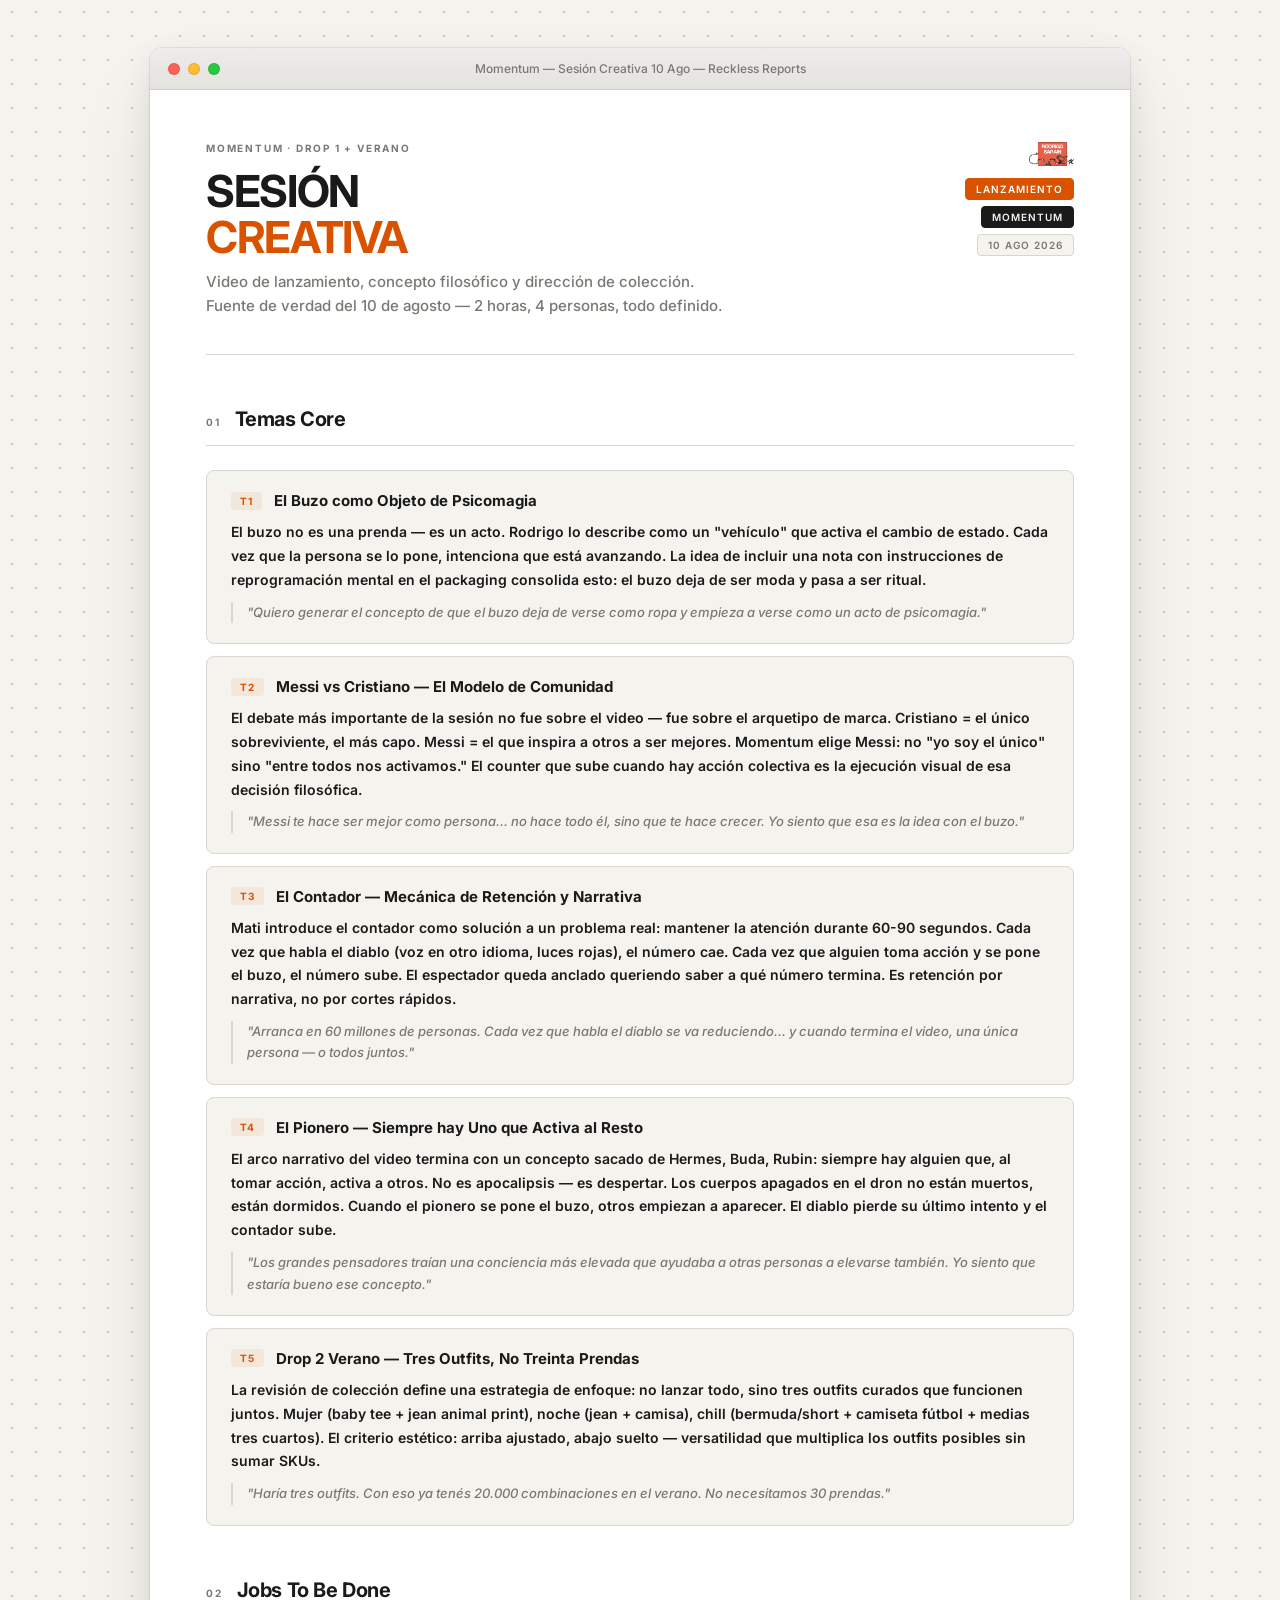
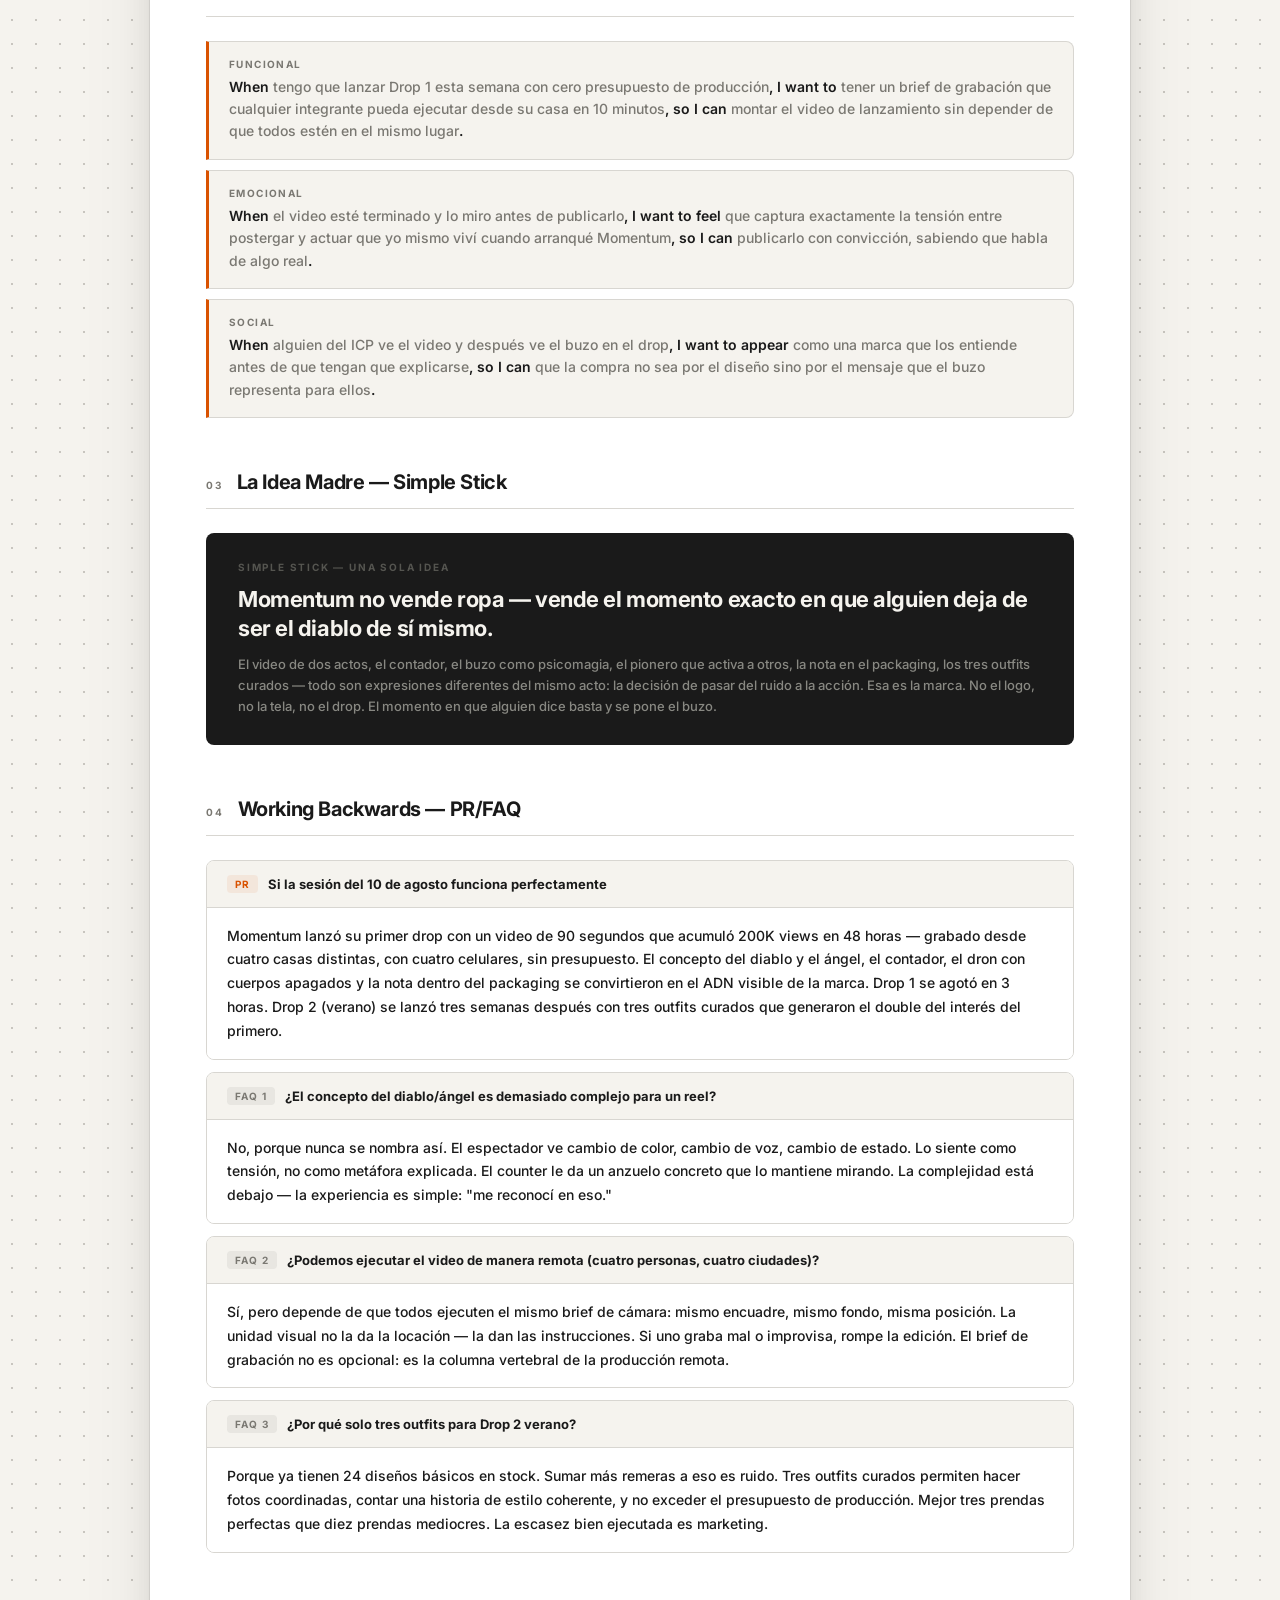
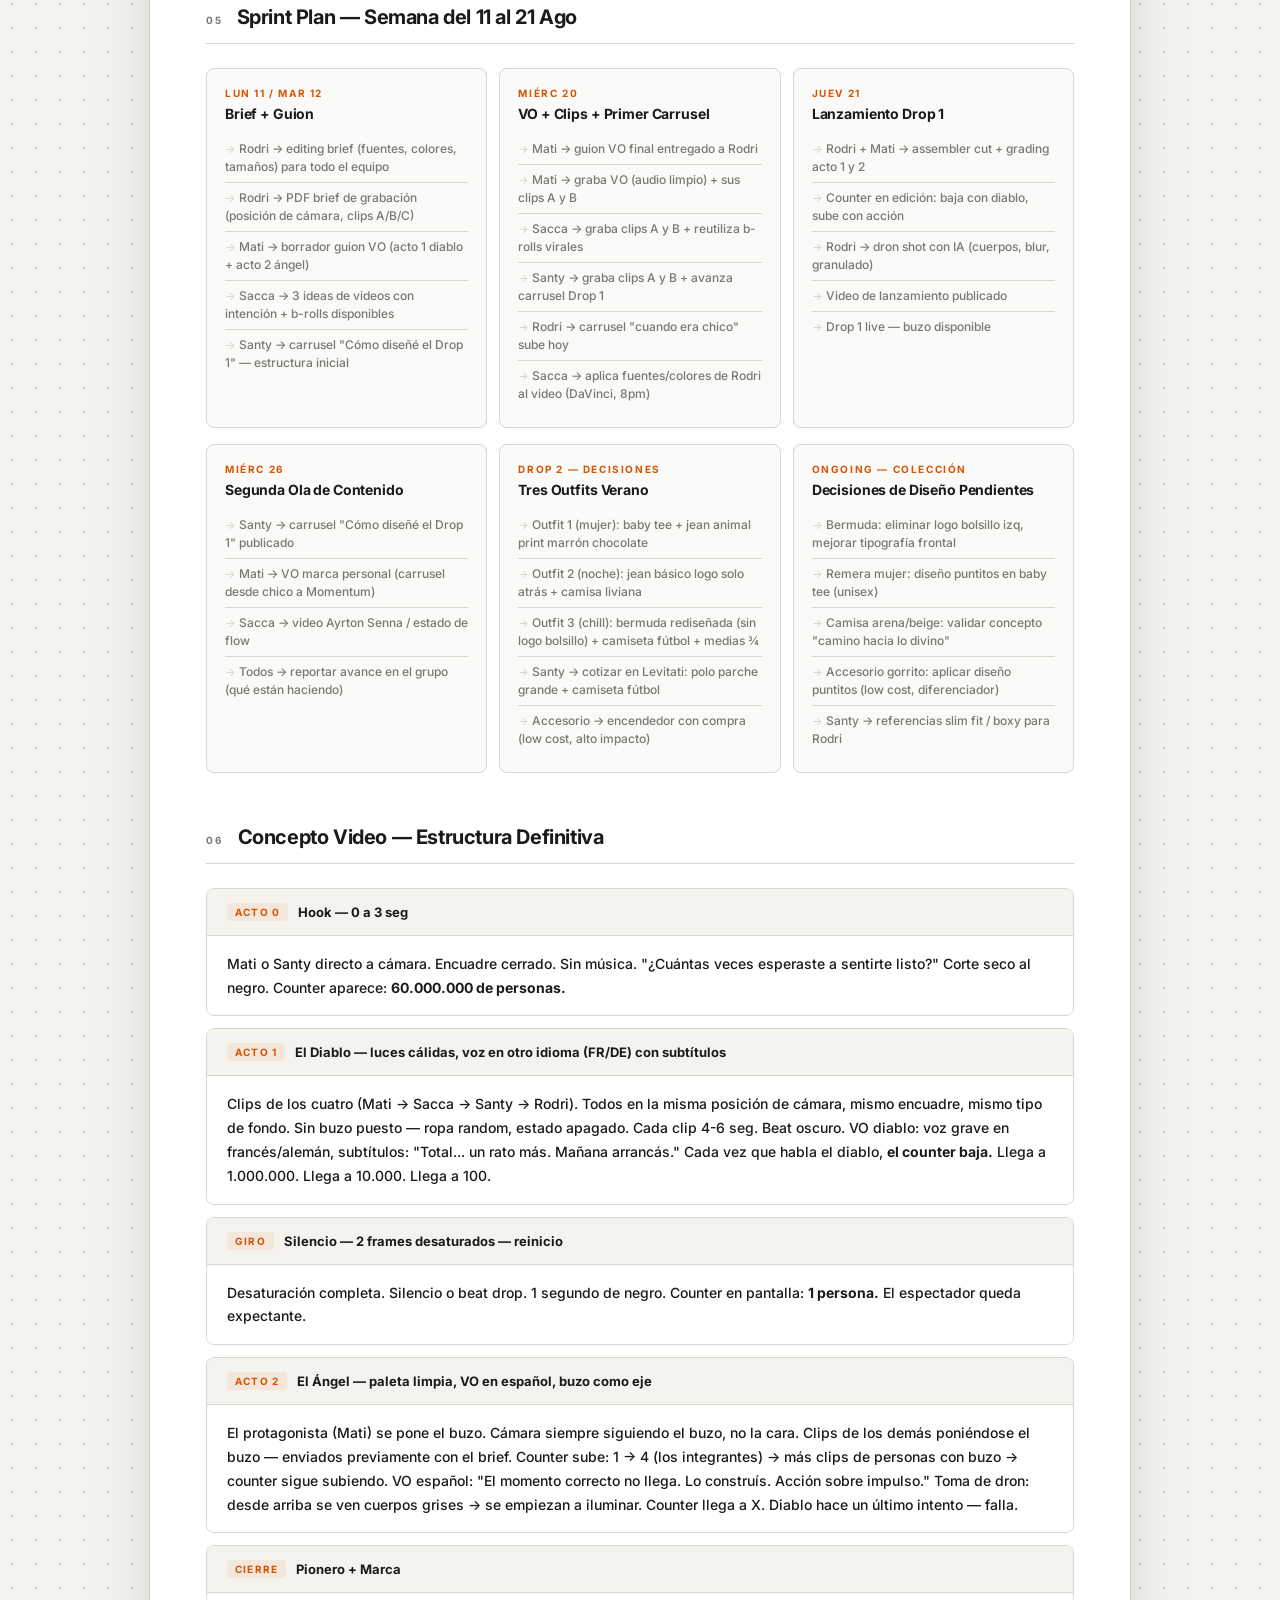
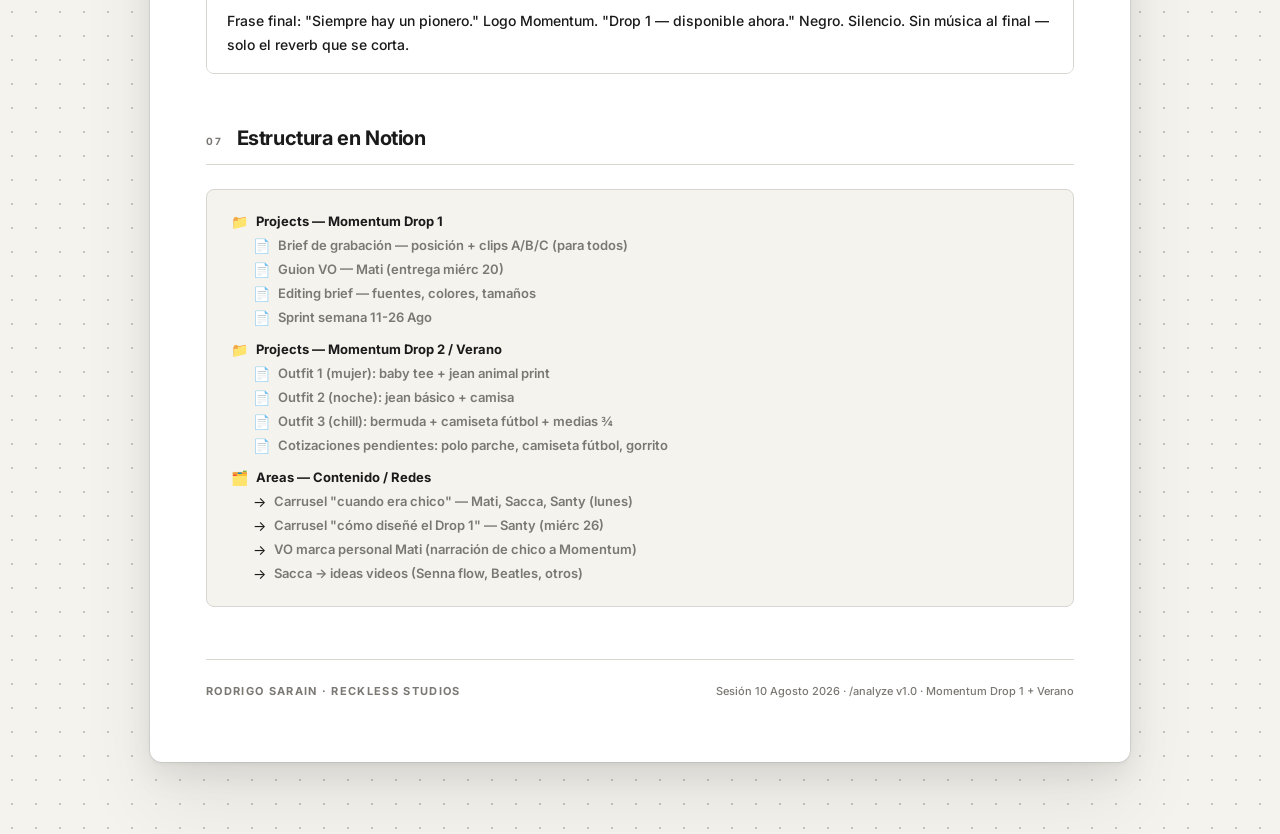
<file: reports/momentum-drop1-sesion-aug10/index.html>
<!DOCTYPE html>
<html lang="es">
<head>
  <meta charset="UTF-8">
  <meta name="viewport" content="width=device-width, initial-scale=1.0">
  <title>Momentum — Sesión Creativa 10 Ago — Reckless Reports</title>
  <link rel="icon" type="image/png" href="../../assets/logo.png">
  <link rel="preconnect" href="https://fonts.googleapis.com">
  <link rel="preconnect" href="https://fonts.gstatic.com" crossorigin>
  <link href="https://fonts.googleapis.com/css2?family=Inter:wght@400;500;600;700&display=swap" rel="stylesheet">
  <link rel="stylesheet" href="../../assets/style.css">
</head>
<body>
<div class="window-page-wrap">
<div class="window window-page">

  <div class="window-chrome">
    <div class="traffic-lights">
      <div class="tl tl-red"></div>
      <div class="tl tl-yellow"></div>
      <div class="tl tl-green"></div>
    </div>
    <div class="chrome-title">Momentum — Sesión Creativa 10 Ago — Reckless Reports</div>
    <div class="chrome-spacer"></div>
  </div>

  <div class="report-body">

    <div class="report-header">
      <div class="header-left">
        <div class="report-eyebrow">Momentum · Drop 1 + Verano</div>
        <div class="report-title">SESIÓN<br><span class="signal">CREATIVA</span></div>
        <div class="report-subtitle">Video de lanzamiento, concepto filosófico y dirección de colección.<br>Fuente de verdad del 10 de agosto — 2 horas, 4 personas, todo definido.</div>
      </div>
      <div class="header-right">
        <img class="header-logo" src="../../assets/logo.png" alt="Reckless Studios">
        <div class="meta-badges">
          <div class="badge signal-badge">Lanzamiento</div>
          <div class="badge mode-badge">Momentum</div>
          <div class="badge">10 Ago 2026</div>
        </div>
      </div>
    </div>

    <!-- 01 TEMAS CORE -->
    <div class="section">
      <div class="section-header">
        <span class="sec-num">01</span>
        <span class="sec-title">Temas Core</span>
      </div>

      <div class="theme-block">
        <div class="theme-header">
          <div class="theme-tag">T1</div>
          <div class="theme-name">El Buzo como Objeto de Psicomagia</div>
        </div>
        <div class="theme-body">El buzo no es una prenda — es un acto. Rodrigo lo describe como un "vehículo" que activa el cambio de estado. Cada vez que la persona se lo pone, intenciona que está avanzando. La idea de incluir una nota con instrucciones de reprogramación mental en el packaging consolida esto: el buzo deja de ser moda y pasa a ser ritual.</div>
        <div class="theme-quote">"Quiero generar el concepto de que el buzo deja de verse como ropa y empieza a verse como un acto de psicomagia."</div>
      </div>

      <div class="theme-block">
        <div class="theme-header">
          <div class="theme-tag">T2</div>
          <div class="theme-name">Messi vs Cristiano — El Modelo de Comunidad</div>
        </div>
        <div class="theme-body">El debate más importante de la sesión no fue sobre el video — fue sobre el arquetipo de marca. Cristiano = el único sobreviviente, el más capo. Messi = el que inspira a otros a ser mejores. Momentum elige Messi: no "yo soy el único" sino "entre todos nos activamos." El counter que sube cuando hay acción colectiva es la ejecución visual de esa decisión filosófica.</div>
        <div class="theme-quote">"Messi te hace ser mejor como persona... no hace todo él, sino que te hace crecer. Yo siento que esa es la idea con el buzo."</div>
      </div>

      <div class="theme-block">
        <div class="theme-header">
          <div class="theme-tag">T3</div>
          <div class="theme-name">El Contador — Mecánica de Retención y Narrativa</div>
        </div>
        <div class="theme-body">Mati introduce el contador como solución a un problema real: mantener la atención durante 60-90 segundos. Cada vez que habla el diablo (voz en otro idioma, luces rojas), el número cae. Cada vez que alguien toma acción y se pone el buzo, el número sube. El espectador queda anclado queriendo saber a qué número termina. Es retención por narrativa, no por cortes rápidos.</div>
        <div class="theme-quote">"Arranca en 60 millones de personas. Cada vez que habla el diablo se va reduciendo... y cuando termina el video, una única persona — o todos juntos."</div>
      </div>

      <div class="theme-block">
        <div class="theme-header">
          <div class="theme-tag">T4</div>
          <div class="theme-name">El Pionero — Siempre hay Uno que Activa al Resto</div>
        </div>
        <div class="theme-body">El arco narrativo del video termina con un concepto sacado de Hermes, Buda, Rubin: siempre hay alguien que, al tomar acción, activa a otros. No es apocalipsis — es despertar. Los cuerpos apagados en el dron no están muertos, están dormidos. Cuando el pionero se pone el buzo, otros empiezan a aparecer. El diablo pierde su último intento y el contador sube.</div>
        <div class="theme-quote">"Los grandes pensadores traían una conciencia más elevada que ayudaba a otras personas a elevarse también. Yo siento que estaría bueno ese concepto."</div>
      </div>

      <div class="theme-block">
        <div class="theme-header">
          <div class="theme-tag">T5</div>
          <div class="theme-name">Drop 2 Verano — Tres Outfits, No Treinta Prendas</div>
        </div>
        <div class="theme-body">La revisión de colección define una estrategia de enfoque: no lanzar todo, sino tres outfits curados que funcionen juntos. Mujer (baby tee + jean animal print), noche (jean + camisa), chill (bermuda/short + camiseta fútbol + medias tres cuartos). El criterio estético: arriba ajustado, abajo suelto — versatilidad que multiplica los outfits posibles sin sumar SKUs.</div>
        <div class="theme-quote">"Haría tres outfits. Con eso ya tenés 20.000 combinaciones en el verano. No necesitamos 30 prendas."</div>
      </div>
    </div>

    <!-- 02 JTBD -->
    <div class="section">
      <div class="section-header">
        <span class="sec-num">02</span>
        <span class="sec-title">Jobs To Be Done</span>
      </div>
      <div class="jtbd-item">
        <div class="jtbd-label">Funcional</div>
        <div class="jtbd-text">When <em>tengo que lanzar Drop 1 esta semana con cero presupuesto de producción</em>, I want to <em>tener un brief de grabación que cualquier integrante pueda ejecutar desde su casa en 10 minutos</em>, so I can <em>montar el video de lanzamiento sin depender de que todos estén en el mismo lugar</em>.</div>
      </div>
      <div class="jtbd-item">
        <div class="jtbd-label">Emocional</div>
        <div class="jtbd-text">When <em>el video esté terminado y lo miro antes de publicarlo</em>, I want to feel <em>que captura exactamente la tensión entre postergar y actuar que yo mismo viví cuando arranqué Momentum</em>, so I can <em>publicarlo con convicción, sabiendo que habla de algo real</em>.</div>
      </div>
      <div class="jtbd-item">
        <div class="jtbd-label">Social</div>
        <div class="jtbd-text">When <em>alguien del ICP ve el video y después ve el buzo en el drop</em>, I want to appear <em>como una marca que los entiende antes de que tengan que explicarse</em>, so I can <em>que la compra no sea por el diseño sino por el mensaje que el buzo representa para ellos</em>.</div>
      </div>
    </div>

    <!-- 03 SIMPLE STICK -->
    <div class="section">
      <div class="section-header">
        <span class="sec-num">03</span>
        <span class="sec-title">La Idea Madre — Simple Stick</span>
      </div>
      <div class="filter-box">
        <div class="filter-label">Simple Stick — Una sola idea</div>
        <div class="filter-statement">Momentum no vende ropa — vende el momento exacto en que alguien deja de ser el diablo de sí mismo.</div>
        <div class="filter-sub">El video de dos actos, el contador, el buzo como psicomagia, el pionero que activa a otros, la nota en el packaging, los tres outfits curados — todo son expresiones diferentes del mismo acto: la decisión de pasar del ruido a la acción. Esa es la marca. No el logo, no la tela, no el drop. El momento en que alguien dice basta y se pone el buzo.</div>
      </div>
    </div>

    <!-- 04 PR/FAQ -->
    <div class="section">
      <div class="section-header">
        <span class="sec-num">04</span>
        <span class="sec-title">Working Backwards — PR/FAQ</span>
      </div>
      <div class="prfaq-block">
        <div class="prfaq-header">
          <div class="prfaq-tag pr">PR</div>
          <div class="prfaq-label">Si la sesión del 10 de agosto funciona perfectamente</div>
        </div>
        <div class="prfaq-body">Momentum lanzó su primer drop con un video de 90 segundos que acumuló 200K views en 48 horas — grabado desde cuatro casas distintas, con cuatro celulares, sin presupuesto. El concepto del diablo y el ángel, el contador, el dron con cuerpos apagados y la nota dentro del packaging se convirtieron en el ADN visible de la marca. Drop 1 se agotó en 3 horas. Drop 2 (verano) se lanzó tres semanas después con tres outfits curados que generaron el double del interés del primero.</div>
      </div>
      <div class="prfaq-block">
        <div class="prfaq-header">
          <div class="prfaq-tag faq">FAQ 1</div>
          <div class="prfaq-label">¿El concepto del diablo/ángel es demasiado complejo para un reel?</div>
        </div>
        <div class="prfaq-body">No, porque nunca se nombra así. El espectador ve cambio de color, cambio de voz, cambio de estado. Lo siente como tensión, no como metáfora explicada. El counter le da un anzuelo concreto que lo mantiene mirando. La complejidad está debajo — la experiencia es simple: "me reconocí en eso."</div>
      </div>
      <div class="prfaq-block">
        <div class="prfaq-header">
          <div class="prfaq-tag faq">FAQ 2</div>
          <div class="prfaq-label">¿Podemos ejecutar el video de manera remota (cuatro personas, cuatro ciudades)?</div>
        </div>
        <div class="prfaq-body">Sí, pero depende de que todos ejecuten el mismo brief de cámara: mismo encuadre, mismo fondo, misma posición. La unidad visual no la da la locación — la dan las instrucciones. Si uno graba mal o improvisa, rompe la edición. El brief de grabación no es opcional: es la columna vertebral de la producción remota.</div>
      </div>
      <div class="prfaq-block">
        <div class="prfaq-header">
          <div class="prfaq-tag faq">FAQ 3</div>
          <div class="prfaq-label">¿Por qué solo tres outfits para Drop 2 verano?</div>
        </div>
        <div class="prfaq-body">Porque ya tienen 24 diseños básicos en stock. Sumar más remeras a eso es ruido. Tres outfits curados permiten hacer fotos coordinadas, contar una historia de estilo coherente, y no exceder el presupuesto de producción. Mejor tres prendas perfectas que diez prendas mediocres. La escasez bien ejecutada es marketing.</div>
      </div>
    </div>

    <!-- 05 SPRINT PLAN -->
    <div class="section">
      <div class="section-header">
        <span class="sec-num">05</span>
        <span class="sec-title">Sprint Plan — Semana del 11 al 21 Ago</span>
      </div>
      <div class="sprint-grid">
        <div class="sprint-block">
          <div class="sprint-day">Lun 11 / Mar 12</div>
          <div class="sprint-title">Brief + Guion</div>
          <ul class="sprint-tasks">
            <li>Rodri → editing brief (fuentes, colores, tamaños) para todo el equipo</li>
            <li>Rodri → PDF brief de grabación (posición de cámara, clips A/B/C)</li>
            <li>Mati → borrador guion VO (acto 1 diablo + acto 2 ángel)</li>
            <li>Sacca → 3 ideas de videos con intención + b-rolls disponibles</li>
            <li>Santy → carrusel "Cómo diseñé el Drop 1" — estructura inicial</li>
          </ul>
        </div>
        <div class="sprint-block">
          <div class="sprint-day">Miérc 20</div>
          <div class="sprint-title">VO + Clips + Primer Carrusel</div>
          <ul class="sprint-tasks">
            <li>Mati → guion VO final entregado a Rodri</li>
            <li>Mati → graba VO (audio limpio) + sus clips A y B</li>
            <li>Sacca → graba clips A y B + reutiliza b-rolls virales</li>
            <li>Santy → graba clips A y B + avanza carrusel Drop 1</li>
            <li>Rodri → carrusel "cuando era chico" sube hoy</li>
            <li>Sacca → aplica fuentes/colores de Rodri al video (DaVinci, 8pm)</li>
          </ul>
        </div>
        <div class="sprint-block">
          <div class="sprint-day">Juev 21</div>
          <div class="sprint-title">Lanzamiento Drop 1</div>
          <ul class="sprint-tasks">
            <li>Rodri + Mati → assembler cut + grading acto 1 y 2</li>
            <li>Counter en edición: baja con diablo, sube con acción</li>
            <li>Rodri → dron shot con IA (cuerpos, blur, granulado)</li>
            <li>Video de lanzamiento publicado</li>
            <li>Drop 1 live — buzo disponible</li>
          </ul>
        </div>
      </div>

      <div class="sprint-grid" style="margin-top: 16px;">
        <div class="sprint-block">
          <div class="sprint-day">Miérc 26</div>
          <div class="sprint-title">Segunda Ola de Contenido</div>
          <ul class="sprint-tasks">
            <li>Santy → carrusel "Cómo diseñé el Drop 1" publicado</li>
            <li>Mati → VO marca personal (carrusel desde chico a Momentum)</li>
            <li>Sacca → video Ayrton Senna / estado de flow</li>
            <li>Todos → reportar avance en el grupo (qué están haciendo)</li>
          </ul>
        </div>
        <div class="sprint-block">
          <div class="sprint-day">Drop 2 — Decisiones</div>
          <div class="sprint-title">Tres Outfits Verano</div>
          <ul class="sprint-tasks">
            <li>Outfit 1 (mujer): baby tee + jean animal print marrón chocolate</li>
            <li>Outfit 2 (noche): jean básico logo solo atrás + camisa liviana</li>
            <li>Outfit 3 (chill): bermuda rediseñada (sin logo bolsillo) + camiseta fútbol + medias ¾</li>
            <li>Santy → cotizar en Levitati: polo parche grande + camiseta fútbol</li>
            <li>Accesorio → encendedor con compra (low cost, alto impacto)</li>
          </ul>
        </div>
        <div class="sprint-block">
          <div class="sprint-day">Ongoing — Colección</div>
          <div class="sprint-title">Decisiones de Diseño Pendientes</div>
          <ul class="sprint-tasks">
            <li>Bermuda: eliminar logo bolsillo izq, mejorar tipografía frontal</li>
            <li>Remera mujer: diseño puntitos en baby tee (unisex)</li>
            <li>Camisa arena/beige: validar concepto "camino hacia lo divino"</li>
            <li>Accesorio gorrito: aplicar diseño puntitos (low cost, diferenciador)</li>
            <li>Santy → referencias slim fit / boxy para Rodri</li>
          </ul>
        </div>
      </div>
    </div>

    <!-- 06 CONCEPTO VIDEO — ESTRUCTURA COMPLETA -->
    <div class="section">
      <div class="section-header">
        <span class="sec-num">06</span>
        <span class="sec-title">Concepto Video — Estructura Definitiva</span>
      </div>

      <div class="prfaq-block">
        <div class="prfaq-header">
          <div class="prfaq-tag pr">Acto 0</div>
          <div class="prfaq-label">Hook — 0 a 3 seg</div>
        </div>
        <div class="prfaq-body">Mati o Santy directo a cámara. Encuadre cerrado. Sin música. "¿Cuántas veces esperaste a sentirte listo?" Corte seco al negro. Counter aparece: <strong>60.000.000 de personas.</strong></div>
      </div>

      <div class="prfaq-block">
        <div class="prfaq-header">
          <div class="prfaq-tag pr">Acto 1</div>
          <div class="prfaq-label">El Diablo — luces cálidas, voz en otro idioma (FR/DE) con subtítulos</div>
        </div>
        <div class="prfaq-body">Clips de los cuatro (Mati → Sacca → Santy → Rodri). Todos en la misma posición de cámara, mismo encuadre, mismo tipo de fondo. Sin buzo puesto — ropa random, estado apagado. Cada clip 4-6 seg. Beat oscuro. VO diablo: voz grave en francés/alemán, subtítulos: "Total... un rato más. Mañana arrancás." Cada vez que habla el diablo, <strong>el counter baja.</strong> Llega a 1.000.000. Llega a 10.000. Llega a 100.</div>
      </div>

      <div class="prfaq-block">
        <div class="prfaq-header">
          <div class="prfaq-tag pr">Giro</div>
          <div class="prfaq-label">Silencio — 2 frames desaturados — reinicio</div>
        </div>
        <div class="prfaq-body">Desaturación completa. Silencio o beat drop. 1 segundo de negro. Counter en pantalla: <strong>1 persona.</strong> El espectador queda expectante.</div>
      </div>

      <div class="prfaq-block">
        <div class="prfaq-header">
          <div class="prfaq-tag pr">Acto 2</div>
          <div class="prfaq-label">El Ángel — paleta limpia, VO en español, buzo como eje</div>
        </div>
        <div class="prfaq-body">El protagonista (Mati) se pone el buzo. Cámara siempre siguiendo el buzo, no la cara. Clips de los demás poniéndose el buzo — enviados previamente con el brief. Counter sube: 1 → 4 (los integrantes) → más clips de personas con buzo → counter sigue subiendo. VO español: "El momento correcto no llega. Lo construís. Acción sobre impulso." Toma de dron: desde arriba se ven cuerpos grises → se empiezan a iluminar. Counter llega a X. Diablo hace un último intento — falla.</div>
      </div>

      <div class="prfaq-block">
        <div class="prfaq-header">
          <div class="prfaq-tag pr">Cierre</div>
          <div class="prfaq-label">Pionero + Marca</div>
        </div>
        <div class="prfaq-body">Frase final: "Siempre hay un pionero." Logo Momentum. "Drop 1 — disponible ahora." Negro. Silencio. Sin música al final — solo el reverb que se corta.</div>
      </div>
    </div>

    <!-- 07 NOCIÓN -->
    <div class="section">
      <div class="section-header">
        <span class="sec-num">07</span>
        <span class="sec-title">Estructura en Notion</span>
      </div>
      <div class="notion-tree">
        <div class="notion-line l1"><span class="icon">📁</span><span class="label">Projects — Momentum Drop 1</span></div>
        <div class="notion-line l2"><span class="icon">📄</span><span class="label">Brief de grabación — posición + clips A/B/C (para todos)</span></div>
        <div class="notion-line l2"><span class="icon">📄</span><span class="label">Guion VO — Mati (entrega miérc 20)</span></div>
        <div class="notion-line l2"><span class="icon">📄</span><span class="label">Editing brief — fuentes, colores, tamaños</span></div>
        <div class="notion-line l2"><span class="icon">📄</span><span class="label">Sprint semana 11-26 Ago</span></div>
        <div class="notion-line l1" style="margin-top:8px;"><span class="icon">📁</span><span class="label">Projects — Momentum Drop 2 / Verano</span></div>
        <div class="notion-line l2"><span class="icon">📄</span><span class="label">Outfit 1 (mujer): baby tee + jean animal print</span></div>
        <div class="notion-line l2"><span class="icon">📄</span><span class="label">Outfit 2 (noche): jean básico + camisa</span></div>
        <div class="notion-line l2"><span class="icon">📄</span><span class="label">Outfit 3 (chill): bermuda + camiseta fútbol + medias ¾</span></div>
        <div class="notion-line l2"><span class="icon">📄</span><span class="label">Cotizaciones pendientes: polo parche, camiseta fútbol, gorrito</span></div>
        <div class="notion-line l1" style="margin-top:8px;"><span class="icon">🗂️</span><span class="label">Areas — Contenido / Redes</span></div>
        <div class="notion-line l2"><span class="icon">→</span><span class="label">Carrusel "cuando era chico" — Mati, Sacca, Santy (lunes)</span></div>
        <div class="notion-line l2"><span class="icon">→</span><span class="label">Carrusel "cómo diseñé el Drop 1" — Santy (miérc 26)</span></div>
        <div class="notion-line l2"><span class="icon">→</span><span class="label">VO marca personal Mati (narración de chico a Momentum)</span></div>
        <div class="notion-line l2"><span class="icon">→</span><span class="label">Sacca → ideas videos (Senna flow, Beatles, otros)</span></div>
      </div>
    </div>

    <div class="report-footer">
      <div class="footer-brand">Rodrigo Sarain · Reckless Studios</div>
      <div class="footer-meta">Sesión 10 Agosto 2026 · /analyze v1.0 · Momentum Drop 1 + Verano</div>
    </div>

  </div>
</div>
</div>
</body>
</html>
</file>
<file: assets/style.css>
/* ============================================================
   RECKLESS REPORTS — Design System
   Rodrigo Sarain · Reckless Studios
   ============================================================ */

*, *::before, *::after { margin: 0; padding: 0; box-sizing: border-box; }

:root {
  --signal:    #D95200;
  --void:      #1A1A1A;
  --paper:     #F5F3EE;
  --stone:     #7A7872;
  --earth:     #2C1A0E;
  --border:    #D8D6D1;
  --card-bg:   #FAFAF8;
  --dot-color: #C8C5BF;
  --white:     #FFFFFF;

  --r-xs:  4px;
  --r-sm:  8px;
  --r-md:  12px;

  --sp-xs:  8px;
  --sp-sm:  16px;
  --sp-md:  24px;
  --sp-lg:  40px;
  --sp-xl:  56px;
  --sp-2xl: 80px;
}

html { scroll-behavior: smooth; }

body {
  font-family: 'Inter', 'Helvetica Neue', Arial, sans-serif;
  background-color: var(--paper);
  background-image: radial-gradient(circle, var(--dot-color) 1.2px, transparent 1.2px);
  background-size: 24px 24px;
  min-height: 100vh;
  color: var(--void);
  -webkit-font-smoothing: antialiased;
  -moz-osx-font-smoothing: grayscale;
}

/* ─────────────────────────────────────────
   LANDING PAGE LAYOUT
───────────────────────────────────────── */

.page-wrap {
  max-width: 1000px;
  margin: 0 auto;
  padding: 0 var(--sp-md);
}

/* ── Site Nav ── */
.site-nav {
  display: flex;
  justify-content: space-between;
  align-items: center;
  padding: var(--sp-lg) 0 var(--sp-md);
}

.nav-logo {
  height: 24px;
  width: auto;
  opacity: 0.85;
}

.nav-links {
  display: flex;
  gap: var(--sp-lg);
  list-style: none;
}

.nav-links a {
  font-size: 11px;
  font-weight: 700;
  letter-spacing: 0.14em;
  text-transform: uppercase;
  color: var(--stone);
  text-decoration: none;
  transition: color 0.15s;
}

.nav-links a:hover { color: var(--void); }

/* ── Hero ── */
.hero {
  padding: var(--sp-xl) 0 var(--sp-2xl);
  border-bottom: 1px solid var(--border);
}

.hero-eyebrow {
  font-size: 10px;
  font-weight: 700;
  letter-spacing: 0.2em;
  text-transform: uppercase;
  color: var(--stone);
  margin-bottom: var(--sp-sm);
}

.hero-title {
  font-size: clamp(40px, 7vw, 72px);
  font-weight: 700;
  letter-spacing: -0.04em;
  line-height: 1.0;
  color: var(--void);
  margin-bottom: var(--sp-sm);
}

.hero-title .signal { color: var(--signal); }

.hero-sub {
  font-size: clamp(14px, 2vw, 17px);
  font-weight: 500;
  color: var(--stone);
  line-height: 1.65;
  max-width: 520px;
  margin-bottom: var(--sp-lg);
}

.hero-ctas {
  display: flex;
  gap: var(--sp-sm);
  flex-wrap: wrap;
}

.btn {
  display: inline-block;
  font-size: 11px;
  font-weight: 700;
  letter-spacing: 0.12em;
  text-transform: uppercase;
  padding: 12px 20px;
  border-radius: var(--r-xs);
  text-decoration: none;
  transition: all 0.15s;
  white-space: nowrap;
}

.btn-primary {
  background: var(--void);
  color: var(--paper);
  border: 1px solid var(--void);
}

.btn-primary:hover {
  background: var(--earth);
  border-color: var(--earth);
}

.btn-secondary {
  background: transparent;
  color: var(--stone);
  border: 1px solid var(--border);
}

.btn-secondary:hover {
  color: var(--void);
  border-color: var(--void);
}

/* ── Section generic ── */
.landing-section {
  padding: var(--sp-xl) 0;
  border-bottom: 1px solid var(--border);
}

.landing-section:last-of-type { border-bottom: none; }

.section-eyebrow {
  font-size: 10px;
  font-weight: 700;
  letter-spacing: 0.2em;
  text-transform: uppercase;
  color: var(--stone);
  margin-bottom: var(--sp-sm);
}

.section-title {
  font-size: clamp(22px, 3.5vw, 32px);
  font-weight: 700;
  letter-spacing: -0.03em;
  color: var(--void);
  margin-bottom: var(--sp-sm);
}

.section-sub {
  font-size: 15px;
  font-weight: 500;
  color: var(--stone);
  line-height: 1.65;
  max-width: 560px;
  margin-bottom: var(--sp-lg);
}

/* ── Lenses Grid ── */
.lenses-grid {
  display: grid;
  grid-template-columns: repeat(2, 1fr);
  gap: 12px;
}

.lens-card {
  border: 1px solid var(--border);
  border-radius: var(--r-sm);
  padding: 20px;
  background: var(--card-bg);
}

.lens-top {
  display: flex;
  align-items: center;
  gap: 12px;
  margin-bottom: 10px;
}

.lens-num {
  font-size: 10px;
  font-weight: 700;
  letter-spacing: 0.12em;
  color: var(--stone);
  background: var(--border);
  padding: 3px 8px;
  border-radius: var(--r-xs);
  flex-shrink: 0;
}

.lens-name {
  font-size: 14px;
  font-weight: 700;
  color: var(--void);
}

.lens-source {
  font-size: 11px;
  font-weight: 500;
  color: var(--stone);
  margin-bottom: 8px;
}

.lens-body {
  font-size: 13px;
  font-weight: 500;
  color: var(--stone);
  line-height: 1.65;
}

.lens-question {
  font-size: 13px;
  font-weight: 700;
  color: var(--void);
  margin-top: 10px;
  font-style: italic;
}

/* ── Modes ── */
.modes-grid {
  display: grid;
  grid-template-columns: repeat(3, 1fr);
  gap: 12px;
}

.mode-card {
  border: 1px solid var(--border);
  border-radius: var(--r-sm);
  padding: 20px;
  background: var(--white);
}

.mode-tag {
  font-size: 10px;
  font-weight: 700;
  letter-spacing: 0.14em;
  text-transform: uppercase;
  color: var(--signal);
  margin-bottom: 10px;
}

.mode-title {
  font-size: 16px;
  font-weight: 700;
  color: var(--void);
  margin-bottom: 8px;
}

.mode-body {
  font-size: 13px;
  font-weight: 500;
  color: var(--stone);
  line-height: 1.65;
}

/* ── Reports Gallery ── */
.reports-index-grid {
  display: grid;
  grid-template-columns: repeat(auto-fill, minmax(260px, 1fr));
  gap: 12px;
}

.report-card {
  background: var(--white);
  border: 1px solid var(--border);
  border-radius: var(--r-sm);
  padding: var(--sp-md);
  text-decoration: none;
  color: inherit;
  display: block;
  transition: box-shadow 0.15s, transform 0.15s;
}

.report-card:hover {
  box-shadow: 0 8px 24px rgba(0,0,0,0.08);
  transform: translateY(-2px);
}

.rc-mode {
  font-size: 10px;
  font-weight: 700;
  letter-spacing: 0.14em;
  text-transform: uppercase;
  color: var(--stone);
  margin-bottom: 8px;
}

.rc-title {
  font-size: 16px;
  font-weight: 700;
  letter-spacing: -0.01em;
  color: var(--void);
  margin-bottom: 6px;
}

.rc-sub {
  font-size: 13px;
  font-weight: 500;
  color: var(--stone);
  line-height: 1.5;
}

.rc-date {
  font-size: 11px;
  font-weight: 500;
  color: var(--border);
  margin-top: var(--sp-sm);
}

/* ── CTA / Request ── */
.cta-box {
  background: var(--void);
  border-radius: var(--r-sm);
  padding: var(--sp-xl) var(--sp-lg);
  display: flex;
  justify-content: space-between;
  align-items: center;
  gap: var(--sp-lg);
}

.cta-left {}

.cta-label {
  font-size: 10px;
  font-weight: 700;
  letter-spacing: 0.2em;
  text-transform: uppercase;
  color: #555550;
  margin-bottom: var(--sp-xs);
}

.cta-title {
  font-size: clamp(20px, 3vw, 28px);
  font-weight: 700;
  letter-spacing: -0.02em;
  color: var(--paper);
  line-height: 1.25;
}

.cta-sub {
  font-size: 14px;
  font-weight: 500;
  color: #888882;
  margin-top: 8px;
  line-height: 1.55;
}

.btn-cta {
  display: inline-block;
  font-size: 11px;
  font-weight: 700;
  letter-spacing: 0.12em;
  text-transform: uppercase;
  padding: 14px 24px;
  border-radius: var(--r-xs);
  text-decoration: none;
  background: var(--signal);
  color: var(--white);
  white-space: nowrap;
  flex-shrink: 0;
  transition: opacity 0.15s;
}

.btn-cta:hover { opacity: 0.88; }

/* ── Site Footer ── */
.site-footer {
  padding: var(--sp-lg) 0 var(--sp-xl);
  display: flex;
  justify-content: space-between;
  align-items: center;
  gap: var(--sp-md);
  flex-wrap: wrap;
}

.footer-brand {
  font-size: 11px;
  font-weight: 700;
  letter-spacing: 0.12em;
  text-transform: uppercase;
  color: var(--stone);
}

.footer-note {
  font-size: 11px;
  font-weight: 500;
  color: var(--border);
}

/* ─────────────────────────────────────────
   MACBOOK WINDOW
───────────────────────────────────────── */

.window {
  background: var(--white);
  border-radius: var(--r-md);
  box-shadow:
    0 0 0 1px rgba(0,0,0,0.07),
    0 2px 4px rgba(0,0,0,0.04),
    0 12px 32px rgba(0,0,0,0.08),
    0 40px 80px rgba(0,0,0,0.07);
  overflow: hidden;
}

/* window used standalone (report pages) */
.window-page {
  max-width: 980px;
  margin: 0 auto;
}

.window-page-wrap {
  padding: 48px 24px 72px;
}

.window-chrome {
  background: linear-gradient(180deg, #EEECEB 0%, #E5E3DF 100%);
  border-bottom: 1px solid #D2D0CB;
  padding: 13px 18px;
  display: flex;
  align-items: center;
  user-select: none;
}

.traffic-lights {
  display: flex;
  gap: 8px;
  flex-shrink: 0;
}

.tl {
  width: 12px;
  height: 12px;
  border-radius: 50%;
  border: 0.5px solid rgba(0,0,0,0.10);
}

.tl-red    { background: #FF5F57; }
.tl-yellow { background: #FEBC2E; }
.tl-green  { background: #28C840; }

.chrome-title {
  flex: 1;
  text-align: center;
  font-size: 12px;
  font-weight: 500;
  color: var(--stone);
  overflow: hidden;
  text-overflow: ellipsis;
  white-space: nowrap;
  padding: 0 8px;
}

.chrome-spacer { width: 52px; flex-shrink: 0; }

/* ─────────────────────────────────────────
   REPORT INTERNALS
───────────────────────────────────────── */

.report-body {
  padding: clamp(24px, 5vw, 52px) clamp(20px, 5.5vw, 56px) clamp(32px, 6vw, 64px);
}

/* ── Report Header ── */
.report-header {
  display: flex;
  justify-content: space-between;
  align-items: flex-start;
  margin-bottom: clamp(32px, 5vw, 52px);
  padding-bottom: clamp(24px, 4vw, 36px);
  border-bottom: 1px solid var(--border);
  gap: var(--sp-lg);
}

.header-left { flex: 1; min-width: 0; }

.report-eyebrow {
  font-size: 10px;
  font-weight: 700;
  letter-spacing: 0.18em;
  text-transform: uppercase;
  color: var(--stone);
  margin-bottom: 14px;
}

.report-title {
  font-size: clamp(28px, 5vw, 44px);
  font-weight: 700;
  letter-spacing: -0.03em;
  line-height: 1.05;
  color: var(--void);
}

.report-title .signal { color: var(--signal); }

.report-subtitle {
  font-size: 15px;
  font-weight: 500;
  color: var(--stone);
  margin-top: 10px;
  line-height: 1.6;
}

.header-right {
  flex-shrink: 0;
  display: flex;
  flex-direction: column;
  align-items: flex-end;
  gap: 12px;
}

.header-logo {
  height: 24px;
  width: auto;
  opacity: 0.85;
}

.meta-badges {
  display: flex;
  flex-direction: column;
  gap: 6px;
  align-items: flex-end;
}

.badge {
  font-size: 10px;
  font-weight: 600;
  letter-spacing: 0.1em;
  text-transform: uppercase;
  padding: 4px 10px;
  border-radius: var(--r-xs);
  border: 1px solid var(--border);
  color: var(--stone);
  background: var(--paper);
  white-space: nowrap;
}

.badge.mode-badge  { background: var(--void); color: var(--paper); border-color: var(--void); }
.badge.signal-badge { background: var(--signal); color: var(--white); border-color: var(--signal); }

/* ── Section ── */
.section { margin-bottom: clamp(32px, 5vw, 52px); }

.section-header {
  display: flex;
  align-items: baseline;
  gap: 14px;
  margin-bottom: 24px;
  padding-bottom: 14px;
  border-bottom: 0.5px solid var(--border);
}

.sec-num {
  font-size: 10px;
  font-weight: 700;
  letter-spacing: 0.18em;
  text-transform: uppercase;
  color: var(--stone);
  flex-shrink: 0;
}

.sec-title {
  font-size: clamp(16px, 2.5vw, 20px);
  font-weight: 700;
  letter-spacing: -0.02em;
  color: var(--void);
}

/* ── Typography ── */
p {
  font-size: 15px;
  font-weight: 600;
  line-height: 1.75;
  color: var(--void);
}

.text-medium { font-weight: 500; color: var(--stone); }
strong { font-weight: 700; }

/* ── Theme Blocks ── */
.theme-block {
  background: var(--paper);
  border: 1px solid var(--border);
  border-radius: var(--r-sm);
  padding: 20px 24px;
  margin-bottom: 12px;
}

.theme-header {
  display: flex;
  align-items: center;
  gap: 12px;
  margin-bottom: 10px;
  flex-wrap: wrap;
}

.theme-tag {
  font-size: 10px;
  font-weight: 700;
  letter-spacing: 0.1em;
  text-transform: uppercase;
  color: var(--signal);
  background: rgba(217, 82, 0, 0.08);
  padding: 3px 9px;
  border-radius: var(--r-xs);
  flex-shrink: 0;
}

.theme-name {
  font-size: 15px;
  font-weight: 700;
  color: var(--void);
}

.theme-body {
  font-size: 14px;
  font-weight: 600;
  line-height: 1.7;
  color: var(--void);
}

.theme-quote {
  font-size: 13px;
  font-weight: 500;
  font-style: italic;
  color: var(--stone);
  padding-left: 14px;
  border-left: 2px solid var(--border);
  margin-top: 10px;
  line-height: 1.65;
}

/* ── JTBD ── */
.jtbd-item {
  background: var(--paper);
  border: 1px solid var(--border);
  border-left: 3px solid var(--signal);
  border-radius: 0 var(--r-sm) var(--r-sm) 0;
  padding: 16px 20px;
  margin-bottom: 10px;
}

.jtbd-label {
  font-size: 10px;
  font-weight: 700;
  letter-spacing: 0.14em;
  text-transform: uppercase;
  color: var(--stone);
  margin-bottom: 6px;
}

.jtbd-text {
  font-size: 14px;
  font-weight: 600;
  color: var(--void);
  line-height: 1.6;
}

.jtbd-text em {
  font-style: normal;
  color: var(--stone);
  font-weight: 500;
}

/* ── Filter Box (Simple Stick) ── */
.filter-box {
  background: var(--void);
  border-radius: var(--r-sm);
  padding: clamp(20px, 4vw, 28px) clamp(20px, 4.5vw, 32px);
  display: flex;
  flex-direction: column;
  gap: 12px;
}

.filter-label {
  font-size: 10px;
  font-weight: 700;
  letter-spacing: 0.18em;
  text-transform: uppercase;
  color: #555550;
}

.filter-statement {
  font-size: clamp(16px, 3vw, 22px);
  font-weight: 700;
  letter-spacing: -0.02em;
  color: var(--paper);
  line-height: 1.3;
}

.filter-sub {
  font-size: 13px;
  font-weight: 500;
  color: #888882;
  line-height: 1.6;
}

/* ── PR/FAQ ── */
.prfaq-block {
  border: 1px solid var(--border);
  border-radius: var(--r-sm);
  overflow: hidden;
  margin-bottom: 12px;
}

.prfaq-header {
  background: var(--paper);
  padding: 14px 20px;
  border-bottom: 1px solid var(--border);
  display: flex;
  align-items: center;
  gap: 10px;
  flex-wrap: wrap;
}

.prfaq-tag {
  font-size: 10px;
  font-weight: 700;
  letter-spacing: 0.12em;
  text-transform: uppercase;
  padding: 3px 8px;
  border-radius: var(--r-xs);
  flex-shrink: 0;
}

.prfaq-tag.pr  { background: rgba(217, 82, 0, 0.08); color: var(--signal); }
.prfaq-tag.faq { background: rgba(26, 26, 26, 0.06); color: var(--stone); }

.prfaq-label {
  font-size: 13px;
  font-weight: 700;
  color: var(--void);
}

.prfaq-body {
  padding: 16px 20px;
  font-size: 14px;
  font-weight: 500;
  line-height: 1.7;
  color: var(--void);
  background: var(--white);
}

/* ── Sprint Grid ── */
.sprint-grid {
  display: grid;
  grid-template-columns: repeat(3, 1fr);
  gap: 12px;
}

.sprint-block {
  border: 1px solid var(--border);
  border-radius: var(--r-sm);
  padding: 18px;
  background: var(--card-bg);
}

.sprint-day {
  font-size: 10px;
  font-weight: 700;
  letter-spacing: 0.16em;
  text-transform: uppercase;
  color: var(--signal);
  margin-bottom: 6px;
}

.sprint-title {
  font-size: 14px;
  font-weight: 700;
  color: var(--void);
  margin-bottom: 12px;
  letter-spacing: -0.01em;
}

.sprint-tasks {
  list-style: none;
  display: flex;
  flex-direction: column;
}

.sprint-tasks li {
  font-size: 12px;
  font-weight: 500;
  color: var(--stone);
  padding: 6px 0;
  border-bottom: 0.5px solid var(--border);
  line-height: 1.5;
}

.sprint-tasks li:last-child { border-bottom: none; }

.sprint-tasks li::before {
  content: '→  ';
  color: var(--border);
  font-size: 11px;
}

/* ── Notion Tree ── */
.notion-tree {
  background: var(--paper);
  border: 1px solid var(--border);
  border-radius: var(--r-sm);
  padding: 20px 24px;
}

.notion-line {
  font-size: 13px;
  line-height: 1;
  padding: 5px 0;
  display: flex;
  align-items: center;
  gap: 8px;
}

.notion-line .icon { font-size: 14px; flex-shrink: 0; }
.notion-line .label { font-weight: 700; color: var(--void); }
.notion-line.l1 { padding-left: 0; }
.notion-line.l2 { padding-left: 22px; }
.notion-line.l2 .label { font-weight: 600; color: var(--stone); }
.notion-line.l3 { padding-left: 44px; }
.notion-line.l3 .label { font-weight: 500; color: var(--stone); }

/* ── Report Footer ── */
.report-footer {
  margin-top: clamp(32px, 5vw, 48px);
  padding-top: 24px;
  border-top: 1px solid var(--border);
  display: flex;
  justify-content: space-between;
  align-items: center;
  flex-wrap: wrap;
  gap: 8px;
}

.footer-brand {
  font-size: 11px;
  font-weight: 700;
  letter-spacing: 0.12em;
  text-transform: uppercase;
  color: var(--stone);
}

.footer-meta {
  font-size: 11px;
  font-weight: 500;
  color: var(--stone);
}

/* ── Divider ── */
.divider {
  height: 1px;
  background: var(--border);
  margin: var(--sp-lg) 0;
}

/* ── Empty state ── */
.empty-state {
  grid-column: 1 / -1;
  padding: 48px var(--sp-lg);
  text-align: center;
  border: 1px dashed var(--border);
  border-radius: var(--r-sm);
  background: var(--white);
}

.empty-state p {
  color: var(--stone);
  font-size: 14px;
  font-weight: 500;
}

/* ─────────────────────────────────────────
   RESPONSIVE
───────────────────────────────────────── */

/* Tablet — 768px */
@media (max-width: 768px) {

  .lenses-grid  { grid-template-columns: 1fr; }
  .modes-grid   { grid-template-columns: 1fr; }
  .sprint-grid  { grid-template-columns: 1fr; }

  .cta-box {
    flex-direction: column;
    align-items: flex-start;
    gap: var(--sp-md);
  }

  .site-nav { padding: var(--sp-md) 0; }

  .nav-links { gap: var(--sp-md); }

  .hero { padding: var(--sp-lg) 0 var(--sp-xl); }

  .report-header {
    flex-direction: column;
  }

  .header-right {
    flex-direction: row;
    align-items: center;
    justify-content: space-between;
    width: 100%;
  }

  .meta-badges {
    flex-direction: row;
    flex-wrap: wrap;
    justify-content: flex-start;
  }
}

/* Mobile — 480px */
@media (max-width: 480px) {

  body { background-size: 20px 20px; }

  .page-wrap { padding: 0 var(--sp-sm); }

  .window-page-wrap { padding: 16px 12px 48px; }

  .window { border-radius: 8px; }

  .window-chrome { padding: 10px 14px; }

  .tl { width: 10px; height: 10px; }

  .chrome-title { font-size: 11px; }

  .chrome-spacer { width: 38px; }

  .site-nav {
    flex-direction: column;
    align-items: flex-start;
    gap: var(--sp-sm);
  }

  .nav-links {
    gap: var(--sp-sm);
    flex-wrap: wrap;
  }

  .hero-ctas { flex-direction: column; }

  .btn, .btn-cta { width: 100%; text-align: center; }

  .section-header { gap: 10px; }

  .theme-block { padding: 16px; }

  .notion-line.l2 { padding-left: 14px; }
  .notion-line.l3 { padding-left: 28px; }

  .prfaq-body { font-size: 13px; }

  .site-footer {
    flex-direction: column;
    align-items: flex-start;
    gap: 8px;
  }

  .report-footer { flex-direction: column; align-items: flex-start; }

  .lens-card { padding: 16px; }

  /* Lens grid: force single col but keep full-width item behavior */
  .lenses-grid .lens-card[style*="grid-column"] {
    grid-column: 1 !important;
  }
}
</file>
